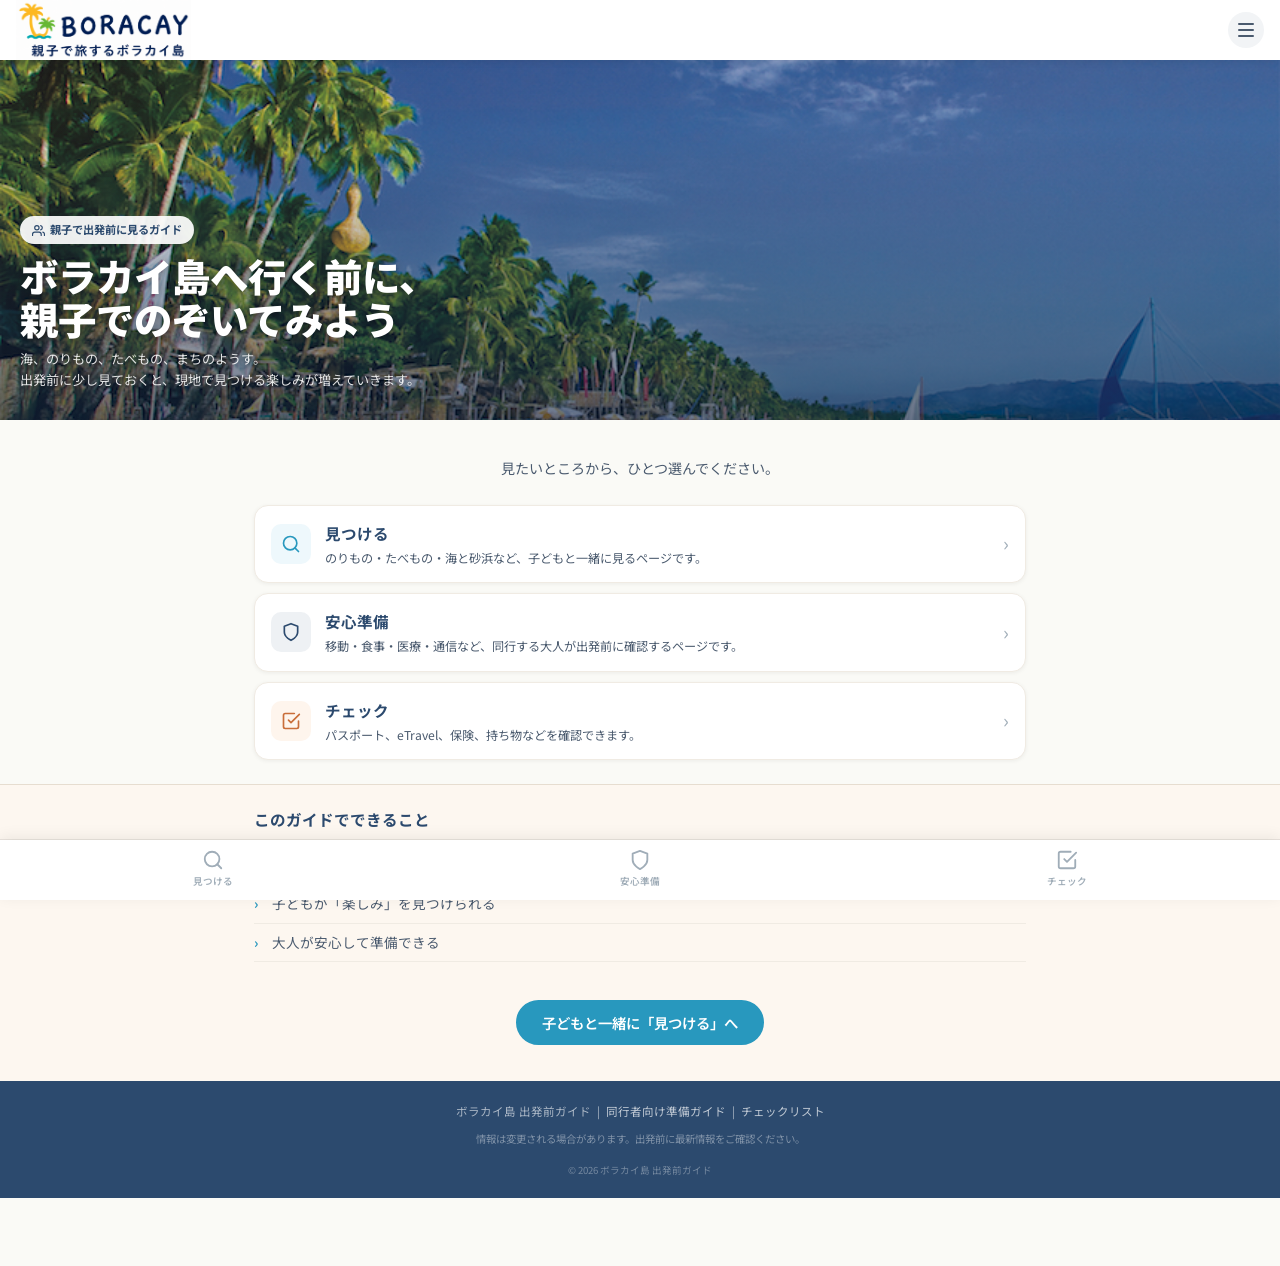
<file: renkei/index.html>
<!DOCTYPE html>
<html lang="ja">
<head>
  <meta charset="UTF-8">
  <meta name="viewport" content="width=device-width, initial-scale=1.0">
  <title>ボラカイ島で、なに見つける？｜親子で出発前ガイド</title>
  <meta name="description" content="小学生親子のためのボラカイ島出発前ガイド。移動・食事・海・過ごし方・安心のことをまとめました。">
  <link rel="preconnect" href="https://fonts.googleapis.com">
  <link rel="preconnect" href="https://fonts.gstatic.com" crossorigin>
  <link href="https://fonts.googleapis.com/css2?family=Noto+Sans+JP:wght@400;500;700;900&display=swap" rel="stylesheet">
  <link rel="stylesheet" href="assets/css/style.css?v=20260616">
</head>
<body class="has-bottom-nav">

<!-- アプリヘッダー -->
<header class="app-header" id="appHeader">
  <a href="index.html" class="app-header-logo">
    <img src="assets/img/logo-boracay.png" alt="親子で旅するボラカイ島 BORACAY" class="header-logo-img">
  </a>
  <button class="app-header-menu" id="navToggle" aria-label="メニューを開く">
    <span></span><span></span><span></span>
  </button>
</header>
<nav class="site-nav" id="siteNav">
  <ul>
    <li><a href="index.html">ホーム</a></li>
    <li><a href="family-guide.html#discover">見つける</a></li>
    <li><a href="parent-guide.html">安心準備</a></li>
    <li><a href="checklist.html">チェック</a></li>
  </ul>
</nav>

<!-- ヒーロー -->
<section class="index-hero">
  <img src="assets/img/white-beach.jpg" class="index-hero-img" alt="ボラカイ島 ホワイトビーチ" loading="eager" onerror="this.style.display='none'">
  <div class="index-hero-overlay"></div>
  <div class="index-hero-content">
    <span class="index-hero-badge">
      <svg width="13" height="13" viewBox="0 0 24 24" fill="none" stroke="currentColor" stroke-width="2.2" stroke-linecap="round" stroke-linejoin="round" aria-hidden="true"><path d="M17 21v-2a4 4 0 00-4-4H5a4 4 0 00-4 4v2"/><circle cx="9" cy="7" r="4"/><path d="M23 21v-2a4 4 0 00-3-3.87M16 3.13a4 4 0 010 7.75"/></svg>
      親子で出発前に見るガイド
    </span>
    <h1 class="index-hero-title">ボラカイ島へ行く前に、<br>親子でのぞいてみよう</h1>
    <p class="index-hero-sub">海、のりもの、たべもの、まちのようす。<br>出発前に少し見ておくと、現地で見つける楽しみが増えていきます。</p>
  </div>
</section>

<!-- 主要導線 -->
<section class="index-nav-section">
  <div class="container">
    <p class="index-nav-lead">見たいところから、ひとつ選んでください。</p>
    <div class="index-nav-grid">

      <a href="family-guide.html#discover" class="index-nav-card index-nav-card--discover">
        <div class="index-nav-card-icon">
          <svg width="20" height="20" viewBox="0 0 24 24" fill="none" stroke="currentColor" stroke-width="2" stroke-linecap="round" stroke-linejoin="round" aria-hidden="true"><circle cx="11" cy="11" r="8"/><path d="M21 21l-4.35-4.35"/></svg>
        </div>
        <div class="index-nav-card-body">
          <div class="index-nav-card-title">見つける</div>
          <div class="index-nav-card-desc">のりもの・たべもの・海と砂浜など、子どもと一緒に見るページです。</div>
        </div>
        <span class="index-nav-card-arrow">›</span>
      </a>

      <a href="parent-guide.html" class="index-nav-card index-nav-card--prep">
        <div class="index-nav-card-icon">
          <svg width="20" height="20" viewBox="0 0 24 24" fill="none" stroke="currentColor" stroke-width="2" stroke-linecap="round" stroke-linejoin="round" aria-hidden="true"><path d="M12 22s8-4 8-10V5l-8-3-8 3v7c0 6 8 10 8 10z"/></svg>
        </div>
        <div class="index-nav-card-body">
          <div class="index-nav-card-title">安心準備</div>
          <div class="index-nav-card-desc">移動・食事・医療・通信など、同行する大人が出発前に確認するページです。</div>
        </div>
        <span class="index-nav-card-arrow">›</span>
      </a>

      <a href="checklist.html" class="index-nav-card index-nav-card--check">
        <div class="index-nav-card-icon">
          <svg width="20" height="20" viewBox="0 0 24 24" fill="none" stroke="currentColor" stroke-width="2" stroke-linecap="round" stroke-linejoin="round" aria-hidden="true"><path d="M9 11l3 3L22 4"/><path d="M21 12v7a2 2 0 01-2 2H5a2 2 0 01-2-2V5a2 2 0 012-2h11"/></svg>
        </div>
        <div class="index-nav-card-body">
          <div class="index-nav-card-title">チェック</div>
          <div class="index-nav-card-desc">パスポート、eTravel、保険、持ち物などを確認できます。</div>
        </div>
        <span class="index-nav-card-arrow">›</span>
      </a>

    </div>
  </div>
</section>

<!-- このガイドについて -->
<section class="index-about-section">
  <div class="container">
    <h2 class="index-about-title">このガイドでできること</h2>
    <ul class="index-about-list">
      <li>出発前に、島のことを親子で話せる</li>
      <li>子どもが「楽しみ」を見つけられる</li>
      <li>大人が安心して準備できる</li>
    </ul>
    <div class="index-about-cta">
      <a href="family-guide.html#discover" class="btn btn-primary">子どもと一緒に「見つける」へ</a>
    </div>
  </div>
</section>

<!-- フッター (コンパクト) -->
<footer style="background:var(--navy);padding:20px 16px;text-align:center;">
  <p style="color:rgba(255,255,255,0.6);font-size:0.72rem;margin:0;">ボラカイ島 出発前ガイド &nbsp;|&nbsp; <a href="parent-guide.html" style="color:rgba(255,255,255,0.7);">同行者向け準備ガイド</a> &nbsp;|&nbsp; <a href="checklist.html" style="color:rgba(255,255,255,0.7);">チェックリスト</a></p>
  <p style="color:rgba(255,255,255,0.4);font-size:0.65rem;margin-top:8px;">情報は変更される場合があります。出発前に最新情報をご確認ください。</p>
  <p style="color:rgba(255,255,255,0.35);font-size:0.6rem;margin-top:6px;">&copy; 2026 ボラカイ島 出発前ガイド</p>
</footer>

<!-- ボトムナビ -->
<nav class="bottom-nav" aria-label="メインナビゲーション">
  <a href="family-guide.html#discover" class="bottom-nav-item">
    <svg viewBox="0 0 24 24" fill="none" stroke="currentColor" stroke-width="2" stroke-linecap="round" stroke-linejoin="round" aria-hidden="true"><circle cx="11" cy="11" r="8"/><path d="M21 21l-4.35-4.35"/></svg>
    見つける
  </a>
  <a href="parent-guide.html" class="bottom-nav-item">
    <svg viewBox="0 0 24 24" fill="none" stroke="currentColor" stroke-width="2" stroke-linecap="round" stroke-linejoin="round" aria-hidden="true"><path d="M12 22s8-4 8-10V5l-8-3-8 3v7c0 6 8 10 8 10z"/></svg>
    安心準備
  </a>
  <a href="checklist.html" class="bottom-nav-item">
    <svg viewBox="0 0 24 24" fill="none" stroke="currentColor" stroke-width="2" stroke-linecap="round" stroke-linejoin="round" aria-hidden="true"><path d="M9 11l3 3L22 4"/><path d="M21 12v7a2 2 0 01-2 2H5a2 2 0 01-2-2V5a2 2 0 012-2h11"/></svg>
    チェック
  </a>
</nav>

<button class="back-to-top" id="backToTop" aria-label="ページの先頭へ戻る">↑</button>
<script src="assets/js/main.js"></script>
</body>
</html>
</file>
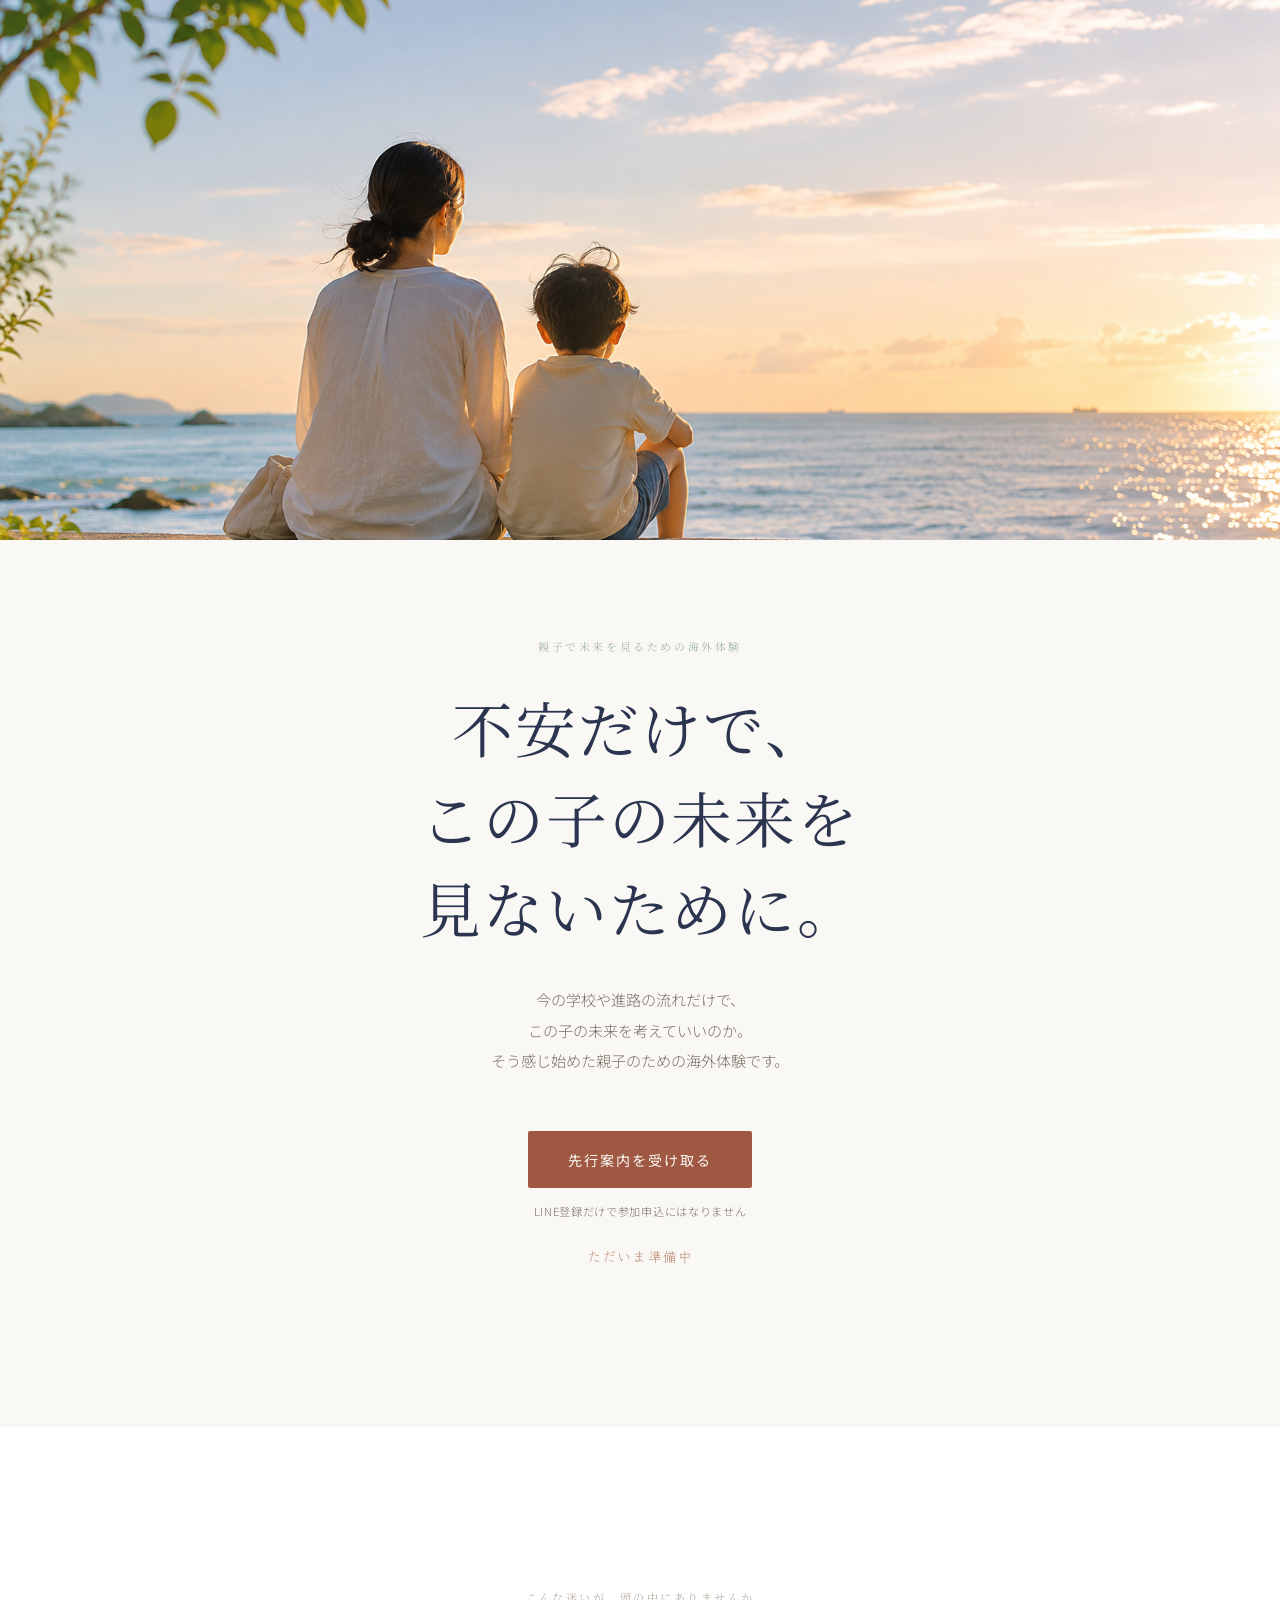
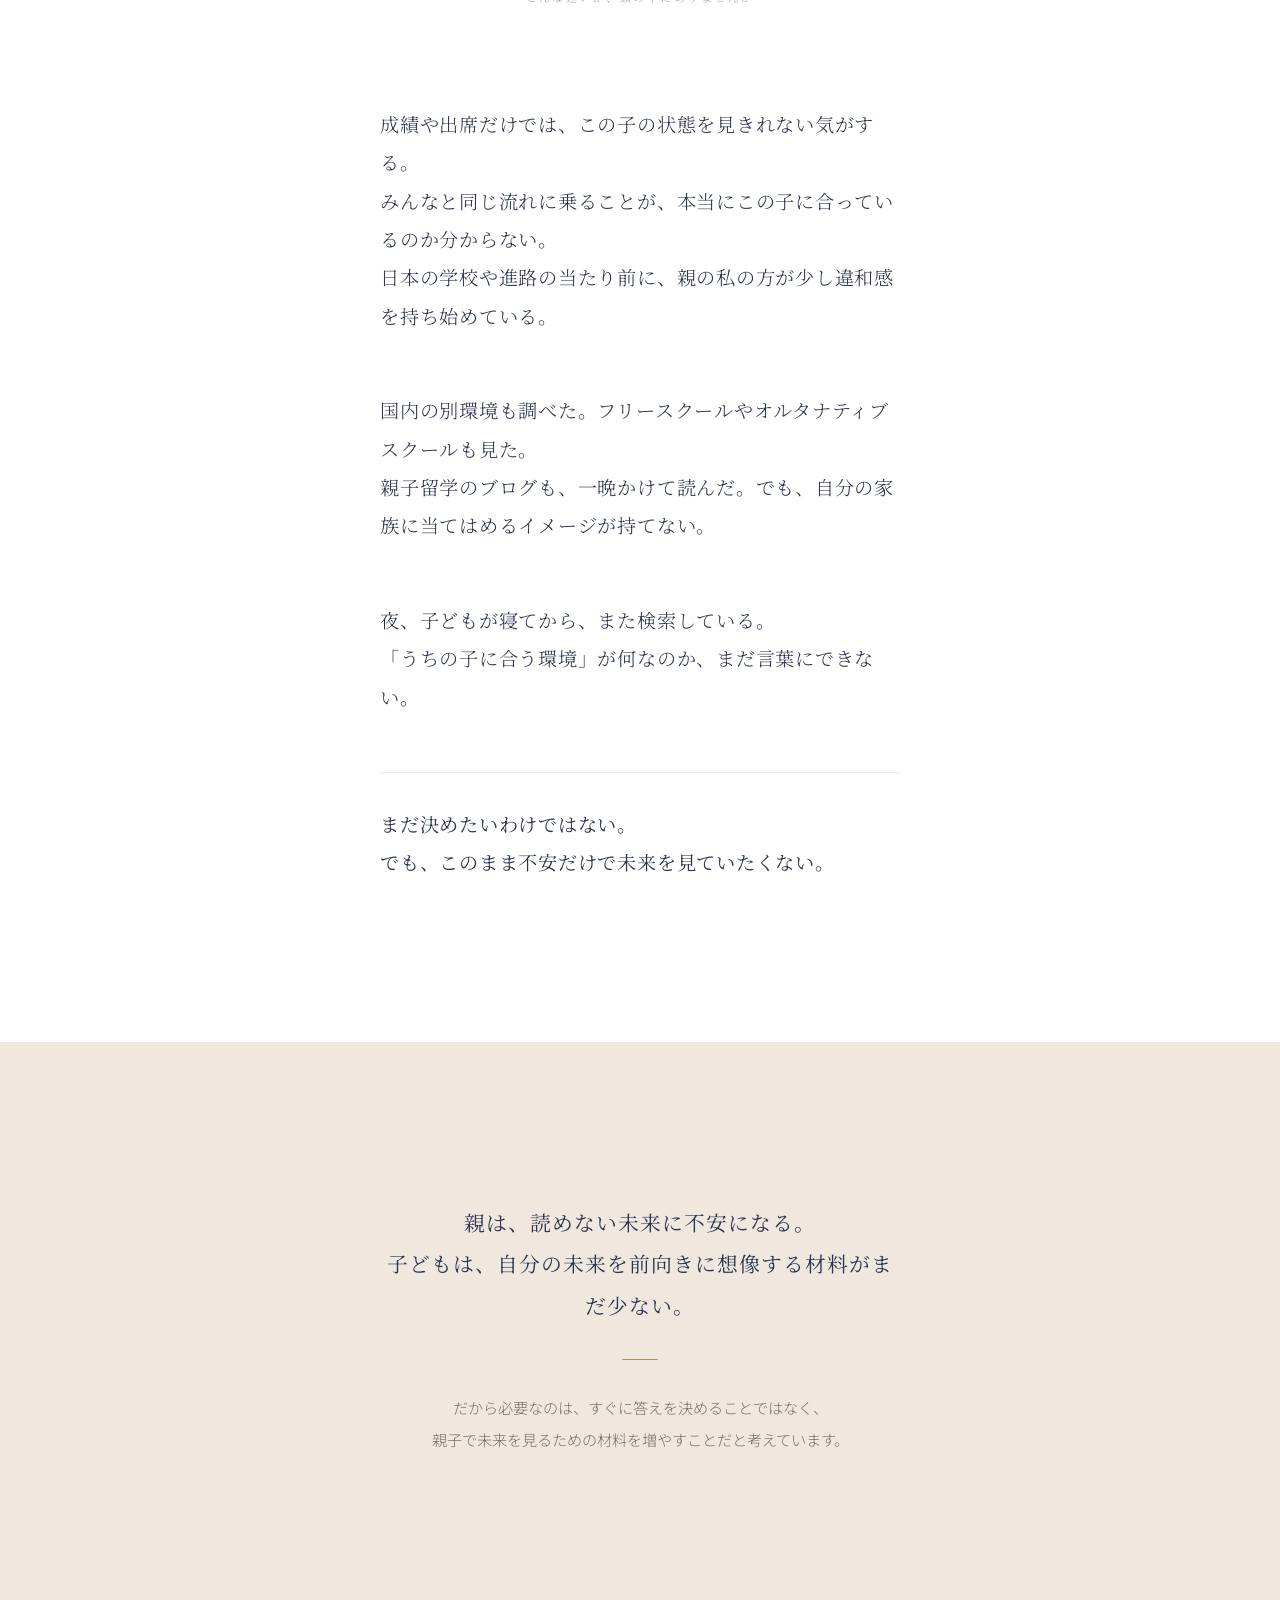
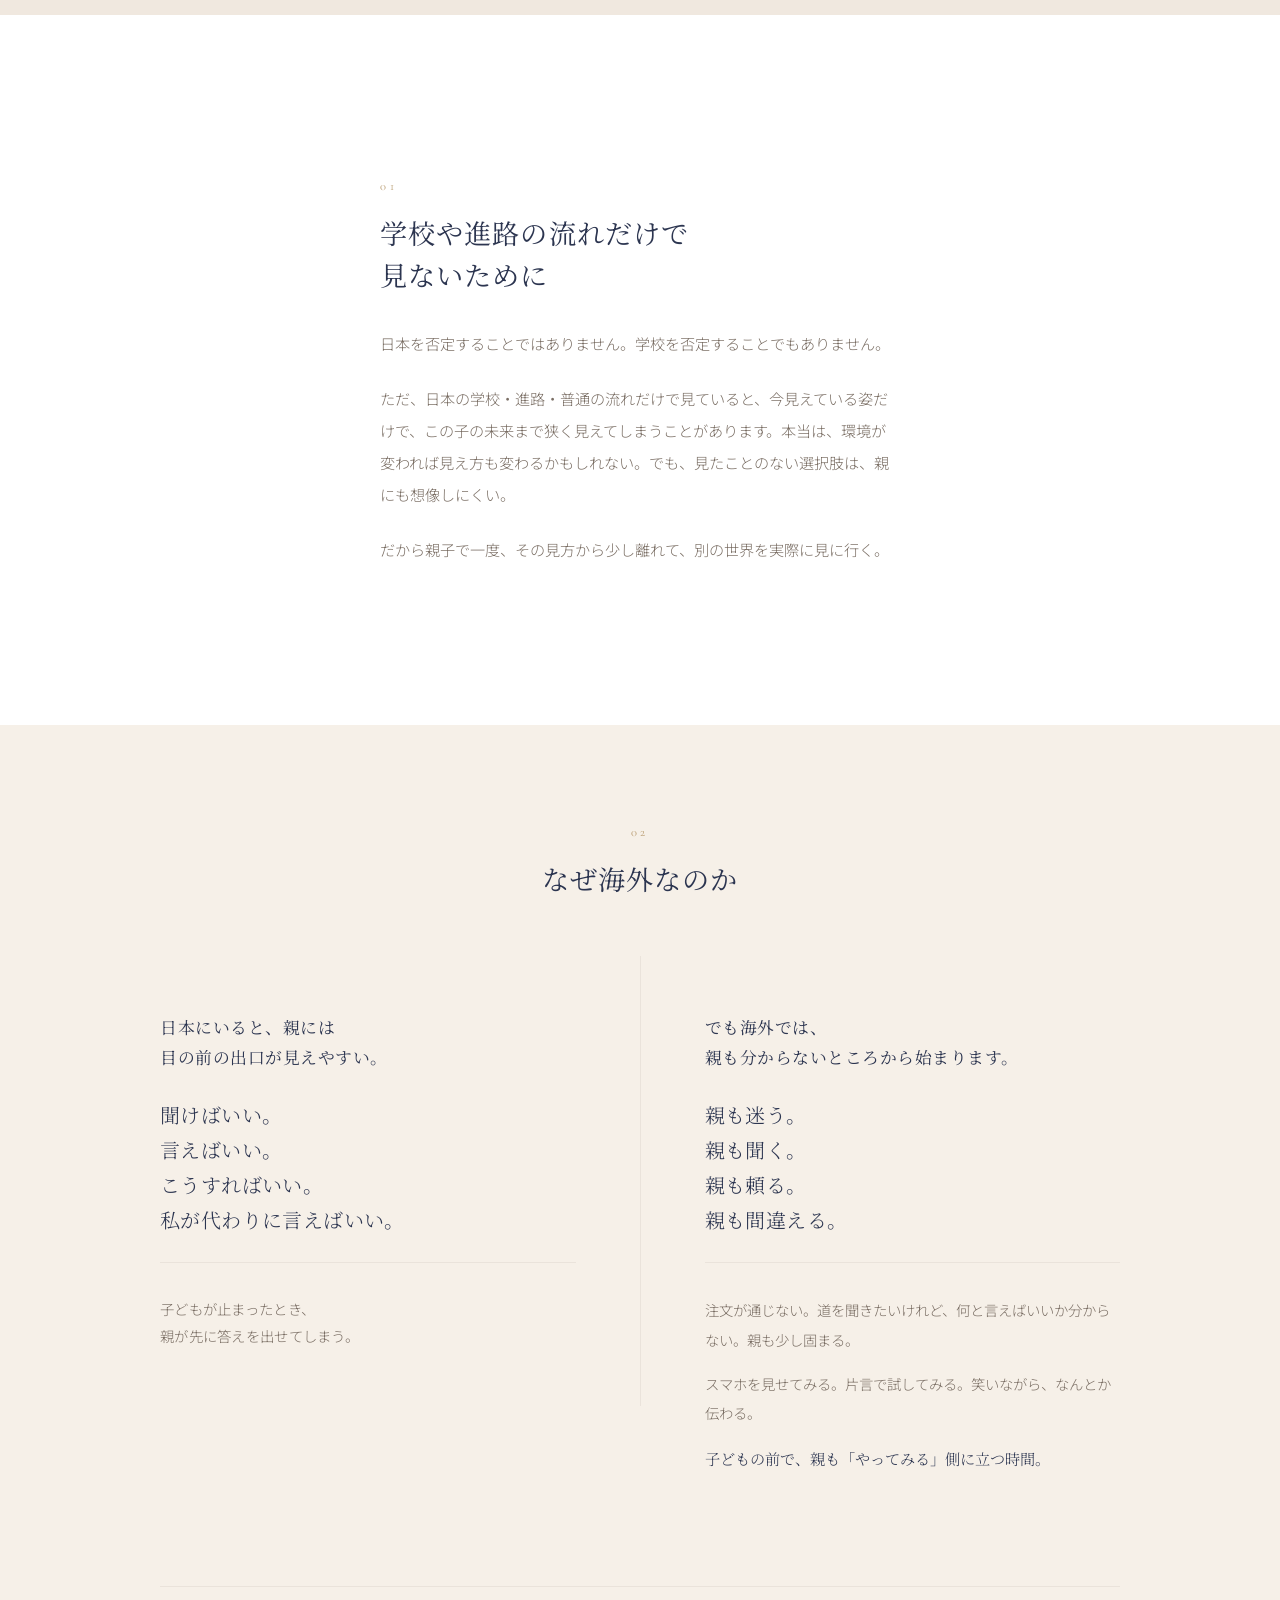
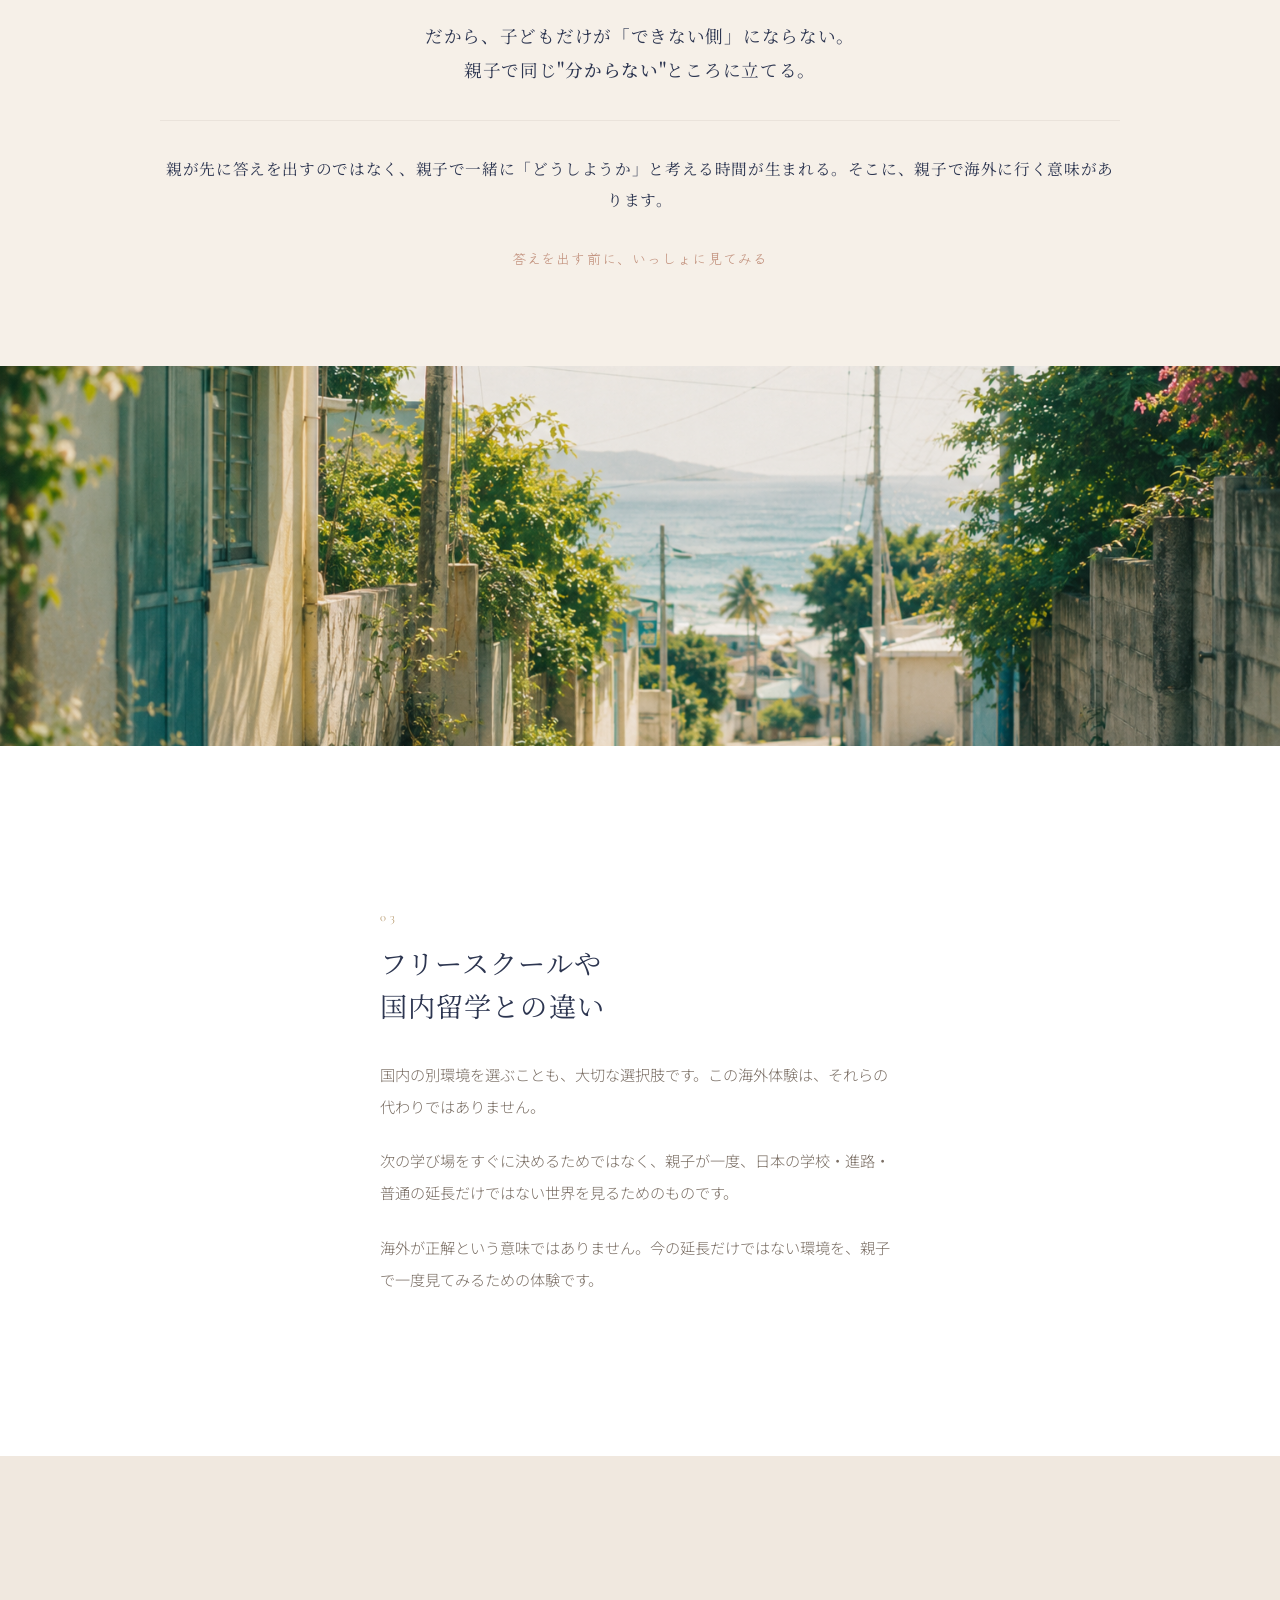
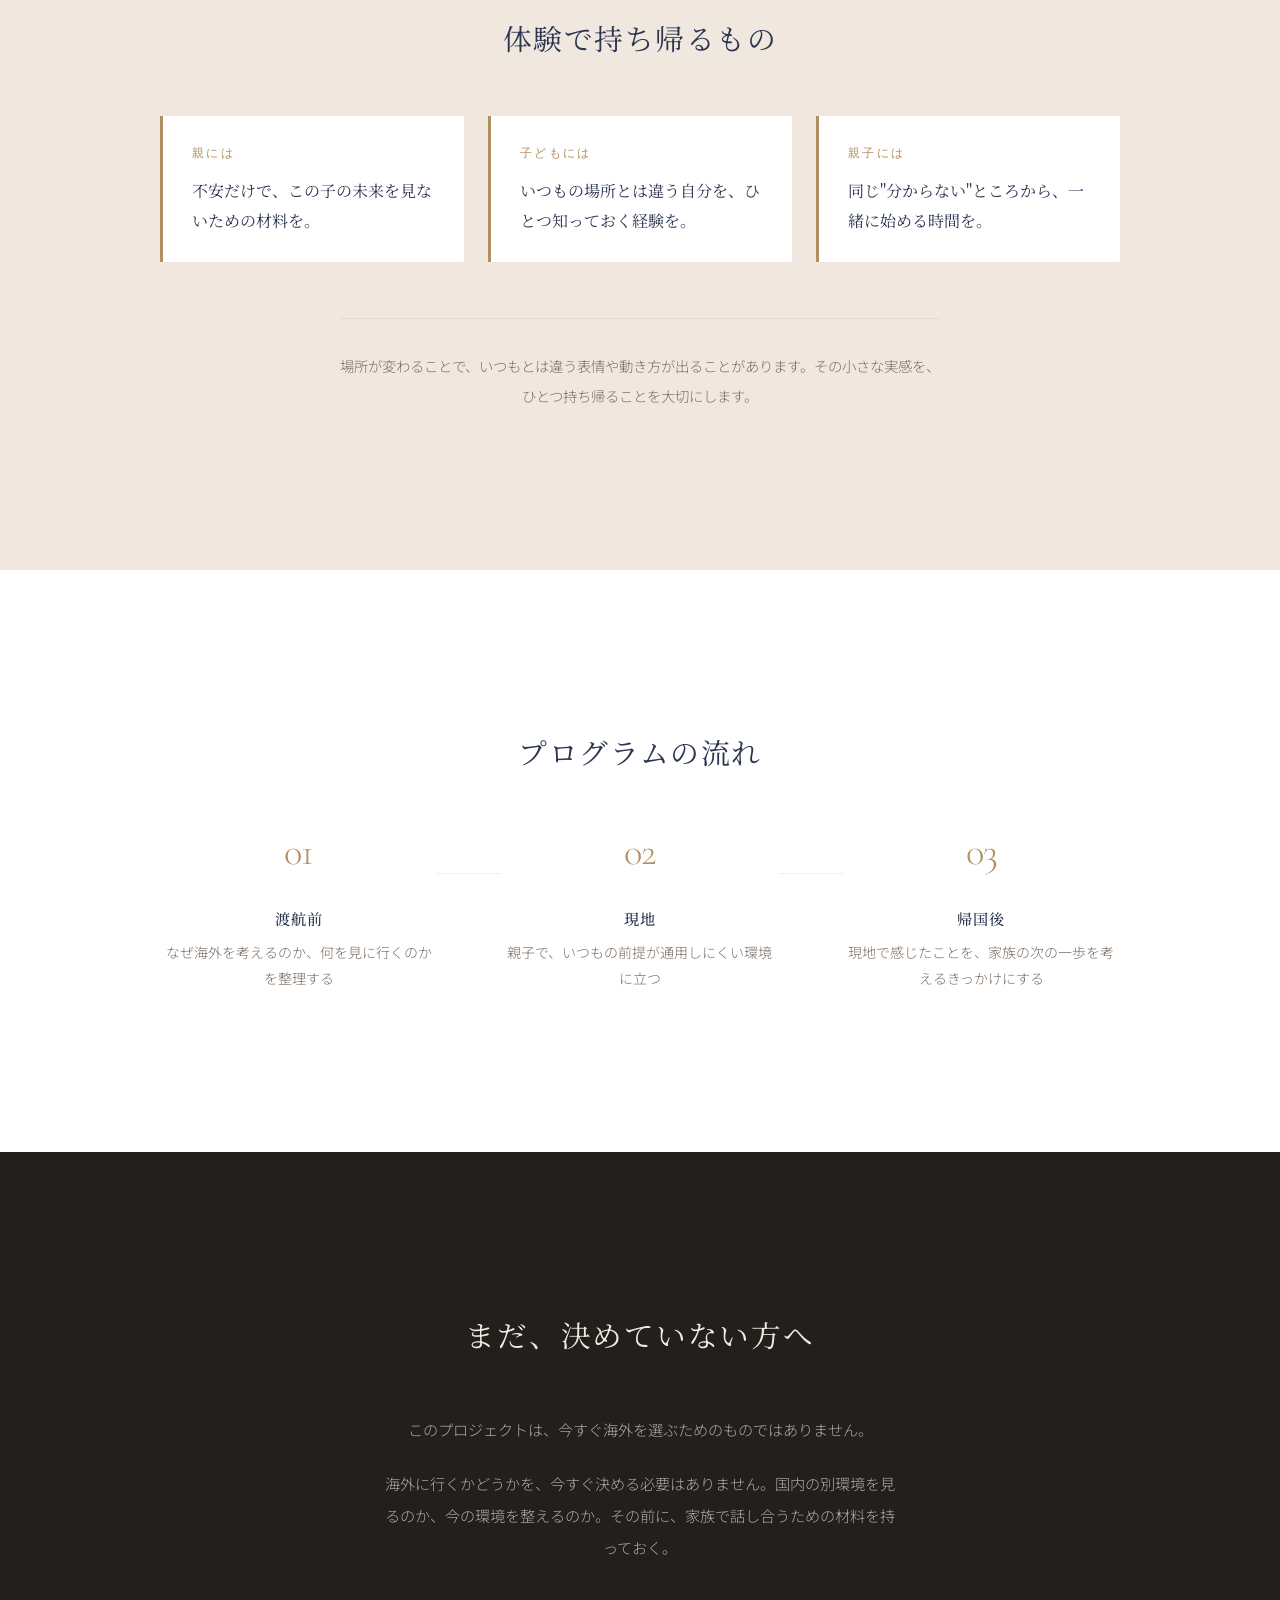
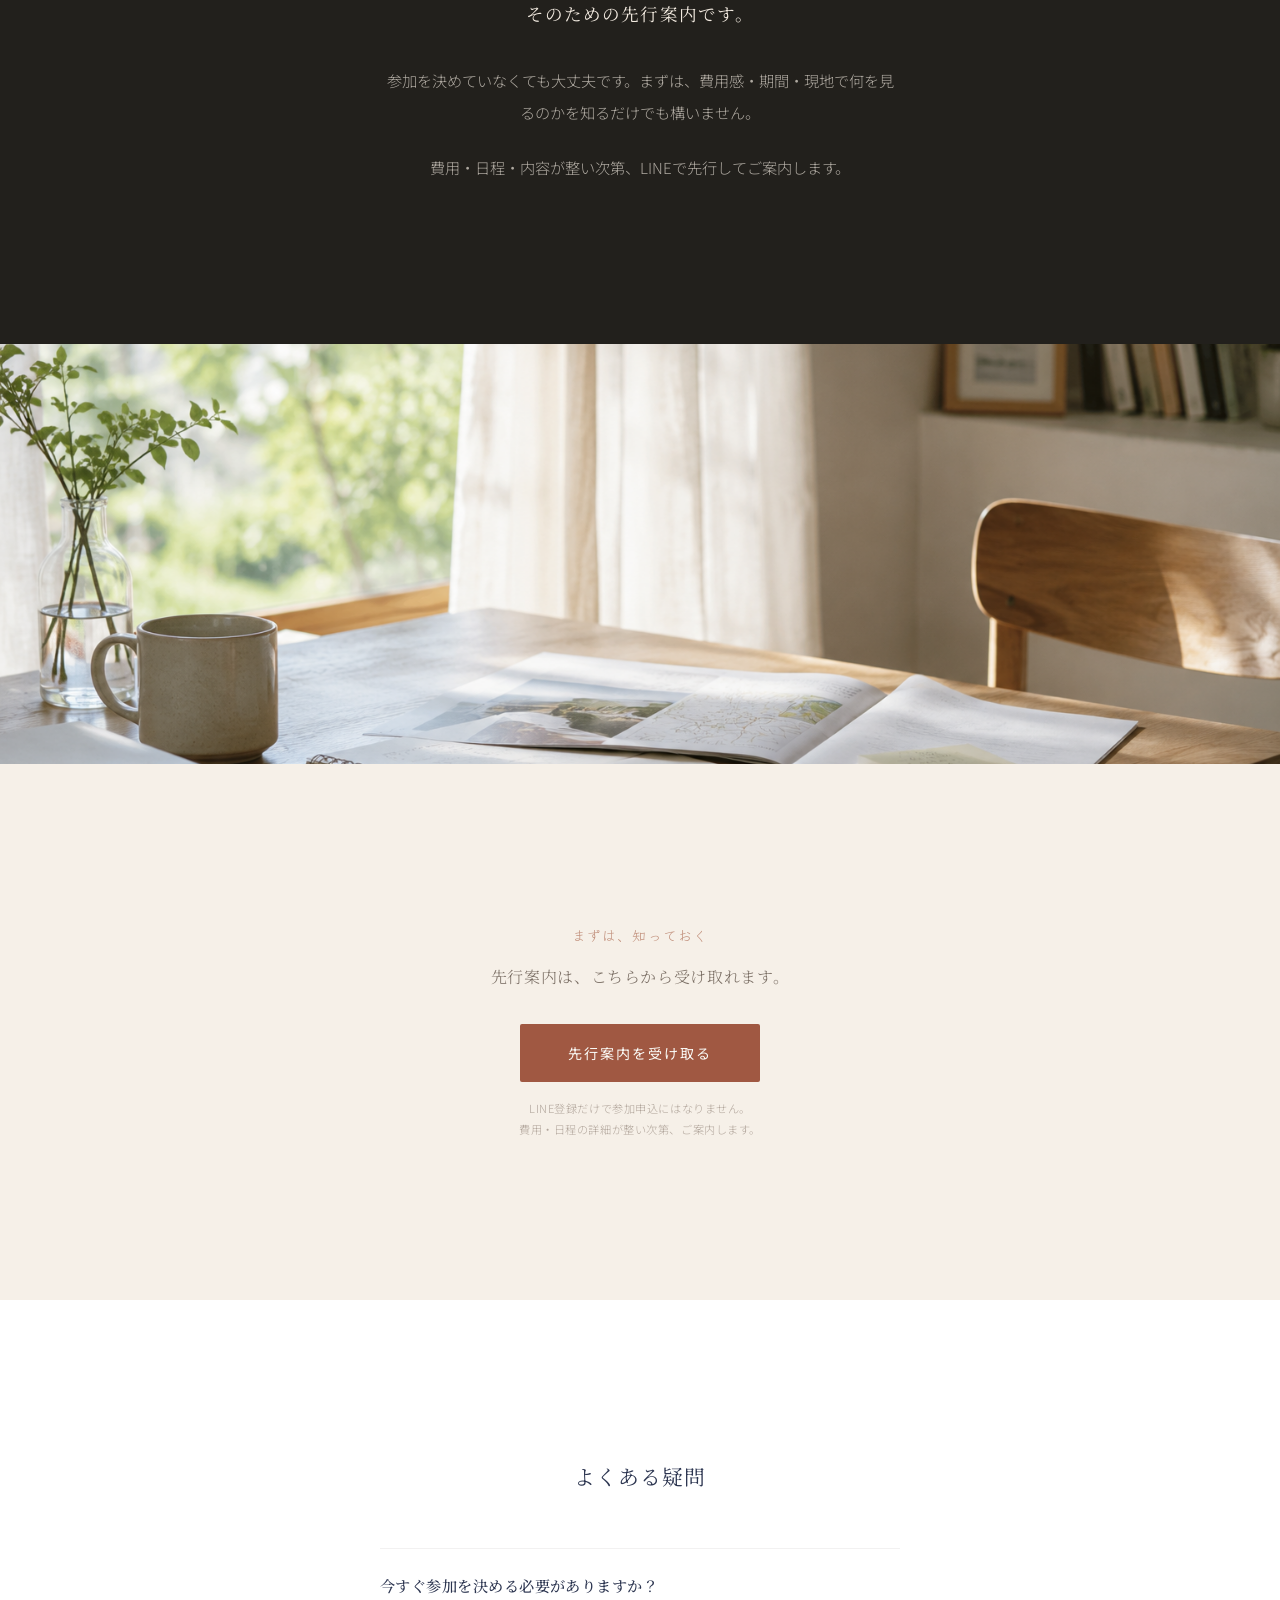
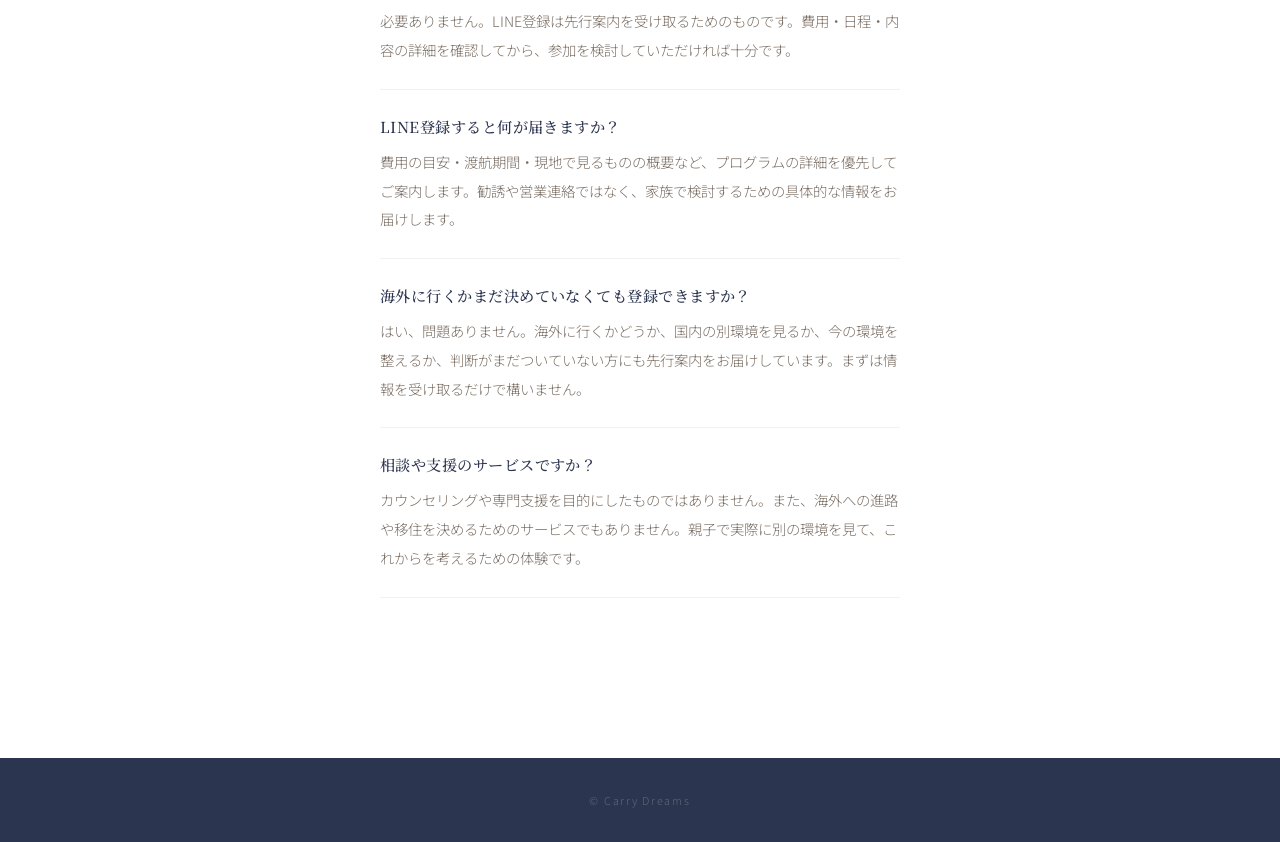
<file: v3/index.html>
<!DOCTYPE html>
<html lang="ja">
<head>
  <meta charset="UTF-8">
  <meta name="viewport" content="width=device-width, initial-scale=1.0">
  <title>親子で未来を見るための海外体験</title>
  <link rel="preconnect" href="https://fonts.googleapis.com">
  <link rel="preconnect" href="https://fonts.gstatic.com" crossorigin>
  <link href="https://fonts.googleapis.com/css2?family=Cormorant+Garamond:wght@300;400&family=Klee+One&family=Noto+Serif+JP:wght@300;400;500&family=Noto+Sans+JP:wght@300;400;500&display=swap" rel="stylesheet">
  <link rel="stylesheet" href="style.css">
</head>
<body>

  <!-- ===================================================
    1. HERO
  =================================================== -->
  <section class="hero">
    <div class="hero__photo">
      <!--
        【写真①: ファーストビュー】
        差し替え: 親子の後ろ姿・海・空・道・窓辺など少し先を見るような写真
        避ける: スーツケース・観光地・満面の笑顔・南国リゾート
        ↓ src="..." を実際の画像パスに変更してください
      -->
      <!--
        【写真①差し替え手順】
        src= の URL を実際の写真ファイルパスまたは Unsplash URL に変更してください。
        推奨検索ワード: "mother child back view sea" / "parent child looking ocean" / "parent child walking path"
        Unsplash: https://unsplash.com/s/photos/mother-child-back-view-ocean
      -->
      <!--
        【写真①: ファーストビュー】
        ◆ 理想: 親子の後ろ姿・海・空・道・窓辺
        ◆ Unsplash検索: https://unsplash.com/s/photos/mother-child-back-view-ocean
        ◆ 試せる代替ID: id/1048 / id/1003 / id/29 / id/15
        ◆ 差し替え: src の URL を変えるだけでOK
      -->
      <img
        src="images/hero-parent-child-sea.png"
        alt="海を見つめる親子の後ろ姿"
        loading="eager"
        style="object-position: center 45%;"
      >
    </div>

    <div class="hero__body">
      <div class="hero__body-inner">
        <p class="hero__label">親子で未来を見るための海外体験</p>
        <h1 class="hero__h">
          不安だけで、<br>
          この子の未来を<br>
          見ないために。
        </h1>
        <p class="hero__sub">
          今の学校や進路の流れだけで、<br>
          この子の未来を考えていいのか。<br>
          そう感じ始めた親子のための海外体験です。
        </p>
        <div class="hero__cta">
          <a href="#" class="btn btn--ink">先行案内を受け取る</a>
          <p class="note-sm">LINE登録だけで参加申込にはなりません</p>
        </div>
        <p class="hw hw--hero">ただいま準備中</p>
      </div>
    </div>
  </section>


  <!-- ===================================================
    2. 読者の迷いに寄り添う導入
  =================================================== -->
  <section class="sec sec--wht" id="voice">
    <div class="wrap wrap--sm">
      <p class="eyebrow">こんな迷いが、頭の中にありませんか</p>
      <div class="voice">
        <div class="voice__verse">
          <p>成績や出席だけでは、この子の状態を見きれない気がする。<br>みんなと同じ流れに乗ることが、本当にこの子に合っているのか分からない。<br>日本の学校や進路の当たり前に、親の私の方が少し違和感を持ち始めている。</p>
        </div>
        <div class="voice__verse">
          <p>国内の別環境も調べた。フリースクールやオルタナティブスクールも見た。<br>親子留学のブログも、一晩かけて読んだ。でも、自分の家族に当てはめるイメージが持てない。</p>
        </div>
        <div class="voice__verse">
          <p>夜、子どもが寝てから、また検索している。<br>「うちの子に合う環境」が何なのか、まだ言葉にできない。</p>
        </div>
        <div class="voice__verse voice__verse--close">
          <p>まだ決めたいわけではない。<br>でも、このまま不安だけで未来を見ていたくない。</p>
        </div>
      </div>
    </div>
  </section>


  <!-- ===================================================
    3. 中核コピー
  =================================================== -->
  <section class="sec sec--linen" id="core">
    <div class="wrap wrap--sm">
      <div class="core">
        <p class="core__main">
          親は、読めない未来に不安になる。<br>
          子どもは、自分の未来を前向きに想像する材料がまだ少ない。
        </p>
        <span class="core__rule" aria-hidden="true"></span>
        <p class="core__sub">
          だから必要なのは、すぐに答えを決めることではなく、<br>
          親子で未来を見るための材料を増やすことだと考えています。
        </p>
      </div>
    </div>
  </section>


  <!-- ===================================================
    4. 日本の判断軸・評価軸から外れるとは
  =================================================== -->
  <section class="sec sec--wht" id="axis">
    <div class="wrap wrap--sm">
      <div class="ch">
        <span class="ch__num">01</span>
        <h2 class="ch__title">学校や進路の流れだけで<br>見ないために</h2>
        <div class="prose">
          <p>日本を否定することではありません。学校を否定することでもありません。</p>
          <p>ただ、日本の学校・進路・普通の流れだけで見ていると、今見えている姿だけで、この子の未来まで狭く見えてしまうことがあります。本当は、環境が変われば見え方も変わるかもしれない。でも、見たことのない選択肢は、親にも想像しにくい。</p>
          <p>だから親子で一度、その見方から少し離れて、別の世界を実際に見に行く。</p>
        </div>
      </div>
    </div>
  </section>


  <!-- ===================================================
    5. なぜ海外なのか
  =================================================== -->
  <section class="sec sec--paper" id="why">
    <div class="wrap">
      <div class="ch ch--cnt">
        <span class="ch__num">02</span>
        <h2 class="ch__title">なぜ海外なのか</h2>
      </div>
      <div class="why">
        <div class="why__col why__col--jp">
          <p class="why__lead">日本にいると、親には<br>目の前の出口が見えやすい。</p>
          <ul class="why__frags">
            <li>聞けばいい。</li>
            <li>言えばいい。</li>
            <li>こうすればいい。</li>
            <li>私が代わりに言えばいい。</li>
          </ul>
          <p class="why__note">子どもが止まったとき、<br>親が先に答えを出せてしまう。</p>
        </div>
        <span class="why__sep" aria-hidden="true"></span>
        <div class="why__col why__col--os">
          <p class="why__lead">でも海外では、<br>親も分からないところから始まります。</p>
          <ul class="why__frags">
            <li>親も迷う。</li>
            <li>親も聞く。</li>
            <li>親も頼る。</li>
            <li>親も間違える。</li>
          </ul>
          <div class="why__scene">
            <p>注文が通じない。道を聞きたいけれど、何と言えばいいか分からない。親も少し固まる。</p>
            <p>スマホを見せてみる。片言で試してみる。笑いながら、なんとか伝わる。</p>
            <p>子どもの前で、親も「やってみる」側に立つ時間。</p>
          </div>
        </div>
      </div>
      <p class="why__close">
        だから、子どもだけが「できない側」にならない。<br>
        親子で同じ<em>"分からない"</em>ところに立てる。
      </p>
      <p class="why__add">親が先に答えを出すのではなく、親子で一緒に「どうしようか」と考える時間が生まれる。そこに、親子で海外に行く意味があります。</p>
      <p class="hw hw--why">答えを出す前に、いっしょに見てみる</p>
    </div>
  </section>


  <!-- 写真②: 「親も分からない側に立つ時間」付近 -->
  <div class="pband">
    <!--
      【写真②: なぜ海外なのか・付近】
      差し替え: 知らない場所に立つ感じの写真。静かな街角・道・カフェ・光のある通りなど
      避ける: 観光地・南国リゾート・満面の笑顔
      ↓ src="..." を実際の画像パスに変更してください
    -->
    <!--
      【写真②差し替え手順】
      推奨検索ワード: "parent child walking quiet street" / "mother child seaside path morning" / "quiet local road sunlight"
      Unsplash: https://unsplash.com/s/photos/parent-child-walking-path
    -->
    <!--
      【写真②: 中盤 — 親も分からない側に立つ時間】
      ◆ 理想: 静かな道・海沿いの路地・親子が歩く後ろ姿
      ◆ Unsplash検索: https://unsplash.com/s/photos/quiet-street-morning-sunlight
      ◆ 試せる代替ID: id/1060 / id/42 / id/116 / id/64
      ◆ 差し替え: src の URL を変えるだけでOK
    -->
    <img
      src="images/middle-quiet-road-to-sea.png"
      alt="海へ続く静かな道"
      loading="lazy"
      style="object-position: center 50%;"
    >
  </div>


  <!-- ===================================================
    6. フリースクールや国内留学との違い
  =================================================== -->
  <section class="sec sec--wht" id="diff">
    <div class="wrap wrap--sm">
      <div class="ch">
        <span class="ch__num">03</span>
        <h2 class="ch__title">フリースクールや<br>国内留学との違い</h2>
        <div class="prose">
          <p>国内の別環境を選ぶことも、大切な選択肢です。この海外体験は、それらの代わりではありません。</p>
          <p>次の学び場をすぐに決めるためではなく、親子が一度、日本の学校・進路・普通の延長だけではない世界を見るためのものです。</p>
          <p>海外が正解という意味ではありません。今の延長だけではない環境を、親子で一度見てみるための体験です。</p>
        </div>
      </div>
    </div>
  </section>


  <!-- ===================================================
    7. 体験で持ち帰るもの
  =================================================== -->
  <section class="sec sec--linen" id="take">
    <div class="wrap">
      <header class="sechd">
        <h2 class="sechd__title">体験で持ち帰るもの</h2>
      </header>
      <div class="take">
        <div class="take__card">
          <span class="take__who">親には</span>
          <p>不安だけで、この子の未来を見ないための材料を。</p>
        </div>
        <div class="take__card">
          <span class="take__who">子どもには</span>
          <p>いつもの場所とは違う自分を、ひとつ知っておく経験を。</p>
        </div>
        <div class="take__card">
          <span class="take__who">親子には</span>
          <p>同じ"分からない"ところから、一緒に始める時間を。</p>
        </div>
      </div>
      <p class="take__note">場所が変わることで、いつもとは違う表情や動き方が出ることがあります。その小さな実感を、ひとつ持ち帰ることを大切にします。</p>
    </div>
  </section>


  <!-- ===================================================
    8. プログラムの流れ
  =================================================== -->
  <section class="sec sec--wht" id="flow">
    <div class="wrap">
      <header class="sechd">
        <h2 class="sechd__title">プログラムの流れ</h2>
      </header>
      <div class="flow">
        <div class="flow__step">
          <span class="flow__n">01</span>
          <div class="flow__body">
            <h3 class="flow__title">渡航前</h3>
            <p class="flow__desc">なぜ海外を考えるのか、何を見に行くのかを整理する</p>
          </div>
        </div>
        <span class="flow__line" aria-hidden="true"></span>
        <div class="flow__step">
          <span class="flow__n">02</span>
          <div class="flow__body">
            <h3 class="flow__title">現地</h3>
            <p class="flow__desc">親子で、いつもの前提が通用しにくい環境に立つ</p>
          </div>
        </div>
        <span class="flow__line" aria-hidden="true"></span>
        <div class="flow__step">
          <span class="flow__n">03</span>
          <div class="flow__body">
            <h3 class="flow__title">帰国後</h3>
            <p class="flow__desc">現地で感じたことを、家族の次の一歩を考えるきっかけにする</p>
          </div>
        </div>
      </div>
    </div>
  </section>


  <!-- ===================================================
    9. まだ決めていない方へ
  =================================================== -->
  <section class="sec sec--ink" id="undecided">
    <div class="wrap wrap--sm">
      <h2 class="undecided__title">まだ、決めていない方へ</h2>
      <div class="undecided__prose">
        <p>このプロジェクトは、今すぐ海外を選ぶためのものではありません。</p>
        <p>海外に行くかどうかを、今すぐ決める必要はありません。国内の別環境を見るのか、今の環境を整えるのか。その前に、家族で話し合うための材料を持っておく。</p>
        <p class="undecided__bridge">そのための先行案内です。</p>
        <p>参加を決めていなくても大丈夫です。まずは、費用感・期間・現地で何を見るのかを知るだけでも構いません。</p>
        <p>費用・日程・内容が整い次第、LINEで先行してご案内します。</p>
      </div>
    </div>
  </section>


  <!-- 写真③: CTA前 -->
  <div class="img-cta-pre">
    <!--
      【写真③: CTA前】
      差し替え: 家族で考える・少し先を見る・余白のある印象の写真
      避ける: スーツケース・観光地・南国リゾート・満面の笑顔
      ↓ src="..." を実際の画像パスに変更してください
    -->
    <!--
      【写真③差し替え手順】
      推奨検索ワード: "notebook window morning sunlight" / "mother child table planning" / "family window light reading"
      Unsplash: https://unsplash.com/s/photos/notebook-window-sunlight-mother
    -->
    <!--
      【写真③: CTA前 — 家族で考える余白】
      ◆ 理想: 明るい窓辺・ノートとテーブル・光のある室内・親子の後ろ姿
      ◆ Unsplash検索: https://unsplash.com/s/photos/notebook-window-sunlight-family
      ◆ 試せる代替ID: id/169 / id/160 / id/20 / id/116
      ◆ 差し替え: src の URL を変えるだけでOK
    -->
    <img
      src="images/cta-window-table-notes.png"
      alt="窓辺の明るいテーブルとノート"
      loading="lazy"
      style="object-position: center 55%;"
    >
  </div>


  <!-- ===================================================
    10. CTA
  =================================================== -->
  <section class="sec sec--paper" id="cta">
    <div class="wrap wrap--sm cta-block">
      <p class="hw hw--cta">まずは、知っておく</p>
      <p class="cta-block__lead">先行案内は、こちらから受け取れます。</p>
      <a href="#" class="btn btn--ink btn--wide">先行案内を受け取る</a>
      <p class="cta-block__note">LINE登録だけで参加申込にはなりません。<br>費用・日程の詳細が整い次第、ご案内します。</p>
    </div>
  </section>


  <!-- ===================================================
    11. FAQ
  =================================================== -->
  <section class="sec sec--wht" id="faq">
    <div class="wrap wrap--sm">
      <header class="sechd">
        <h2 class="sechd__title sechd__title--sm">よくある疑問</h2>
      </header>
      <dl class="faq">
        <div class="faq__item">
          <dt>今すぐ参加を決める必要がありますか？</dt>
          <dd>必要ありません。LINE登録は先行案内を受け取るためのものです。費用・日程・内容の詳細を確認してから、参加を検討していただければ十分です。</dd>
        </div>
        <div class="faq__item">
          <dt>LINE登録すると何が届きますか？</dt>
          <dd>費用の目安・渡航期間・現地で見るものの概要など、プログラムの詳細を優先してご案内します。勧誘や営業連絡ではなく、家族で検討するための具体的な情報をお届けします。</dd>
        </div>
        <div class="faq__item">
          <dt>海外に行くかまだ決めていなくても登録できますか？</dt>
          <dd>はい、問題ありません。海外に行くかどうか、国内の別環境を見るか、今の環境を整えるか、判断がまだついていない方にも先行案内をお届けしています。まずは情報を受け取るだけで構いません。</dd>
        </div>
        <div class="faq__item">
          <dt>相談や支援のサービスですか？</dt>
          <dd>カウンセリングや専門支援を目的にしたものではありません。また、海外への進路や移住を決めるためのサービスでもありません。親子で実際に別の環境を見て、これからを考えるための体験です。</dd>
        </div>
      </dl>
    </div>
  </section>


  <footer class="footer">
    <p>&copy; Carry Dreams</p>
  </footer>

  <script src="main.js"></script>
</body>
</html>
</file>
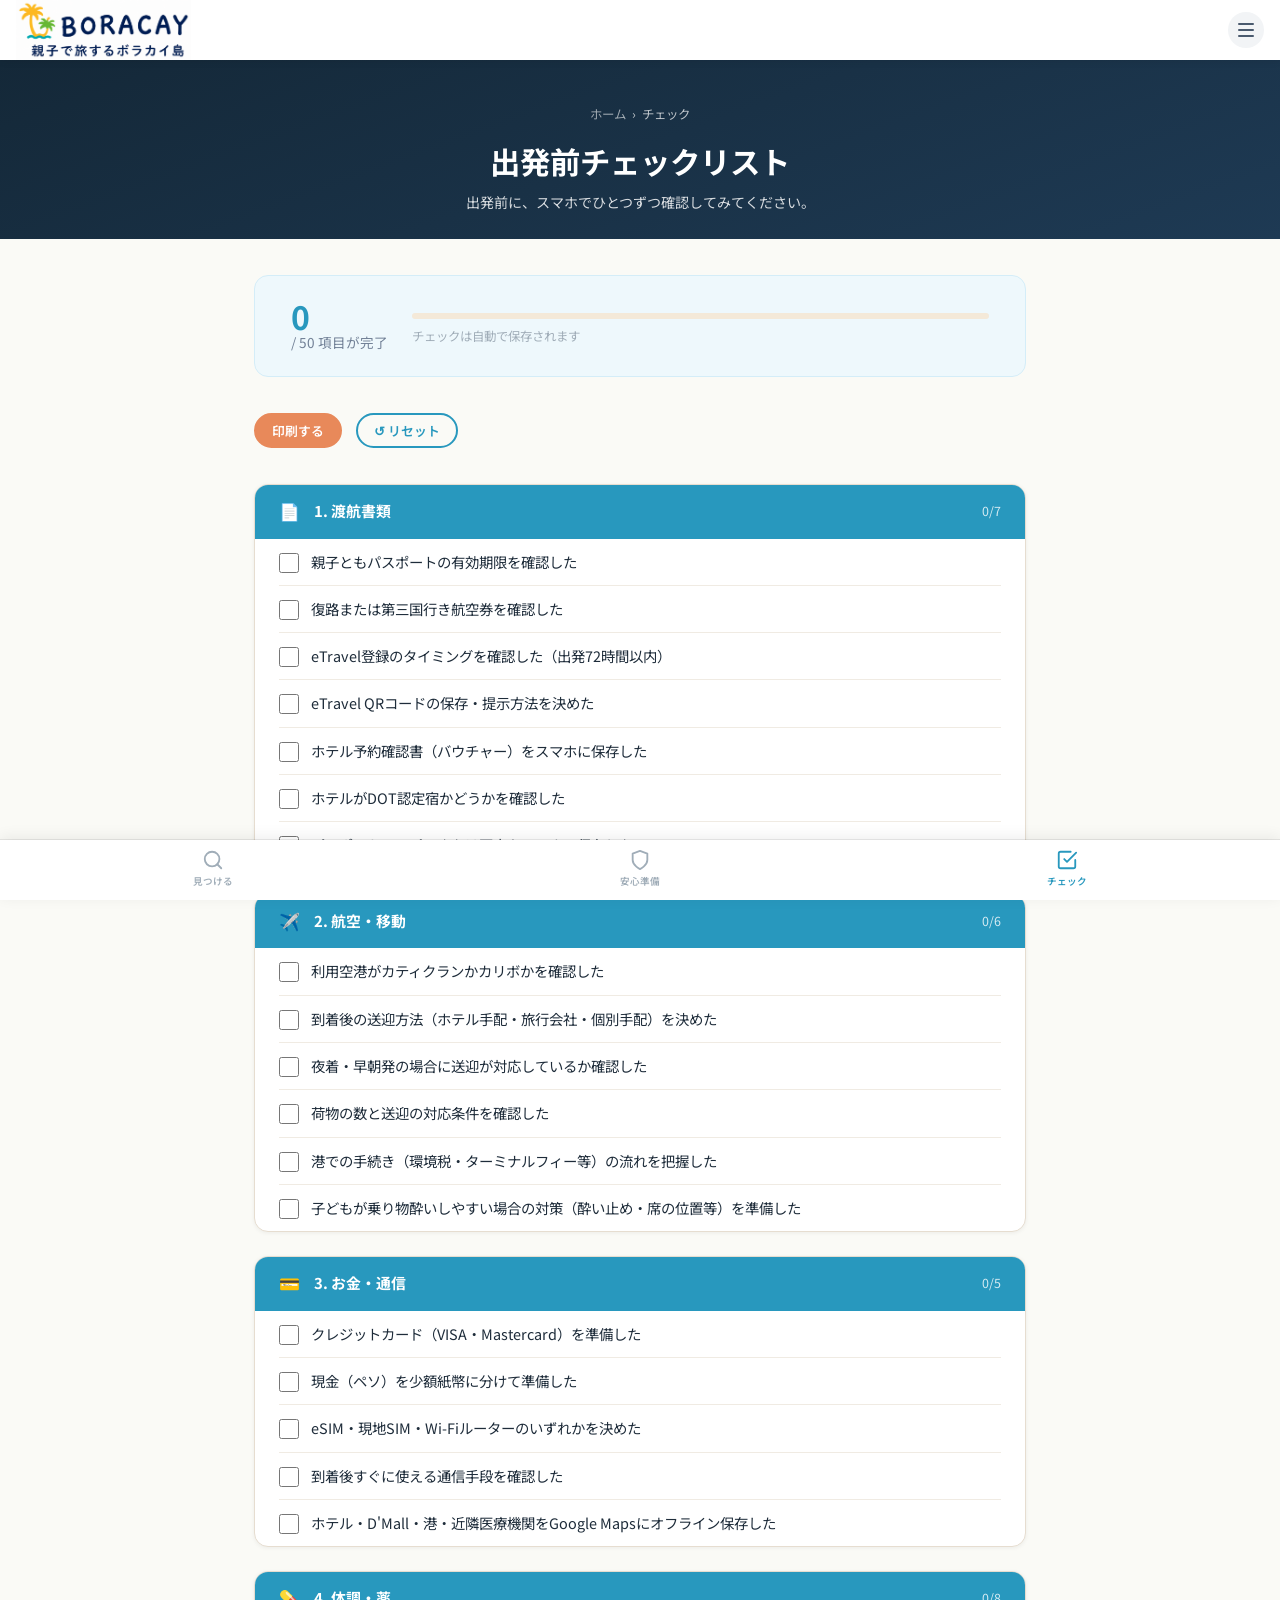
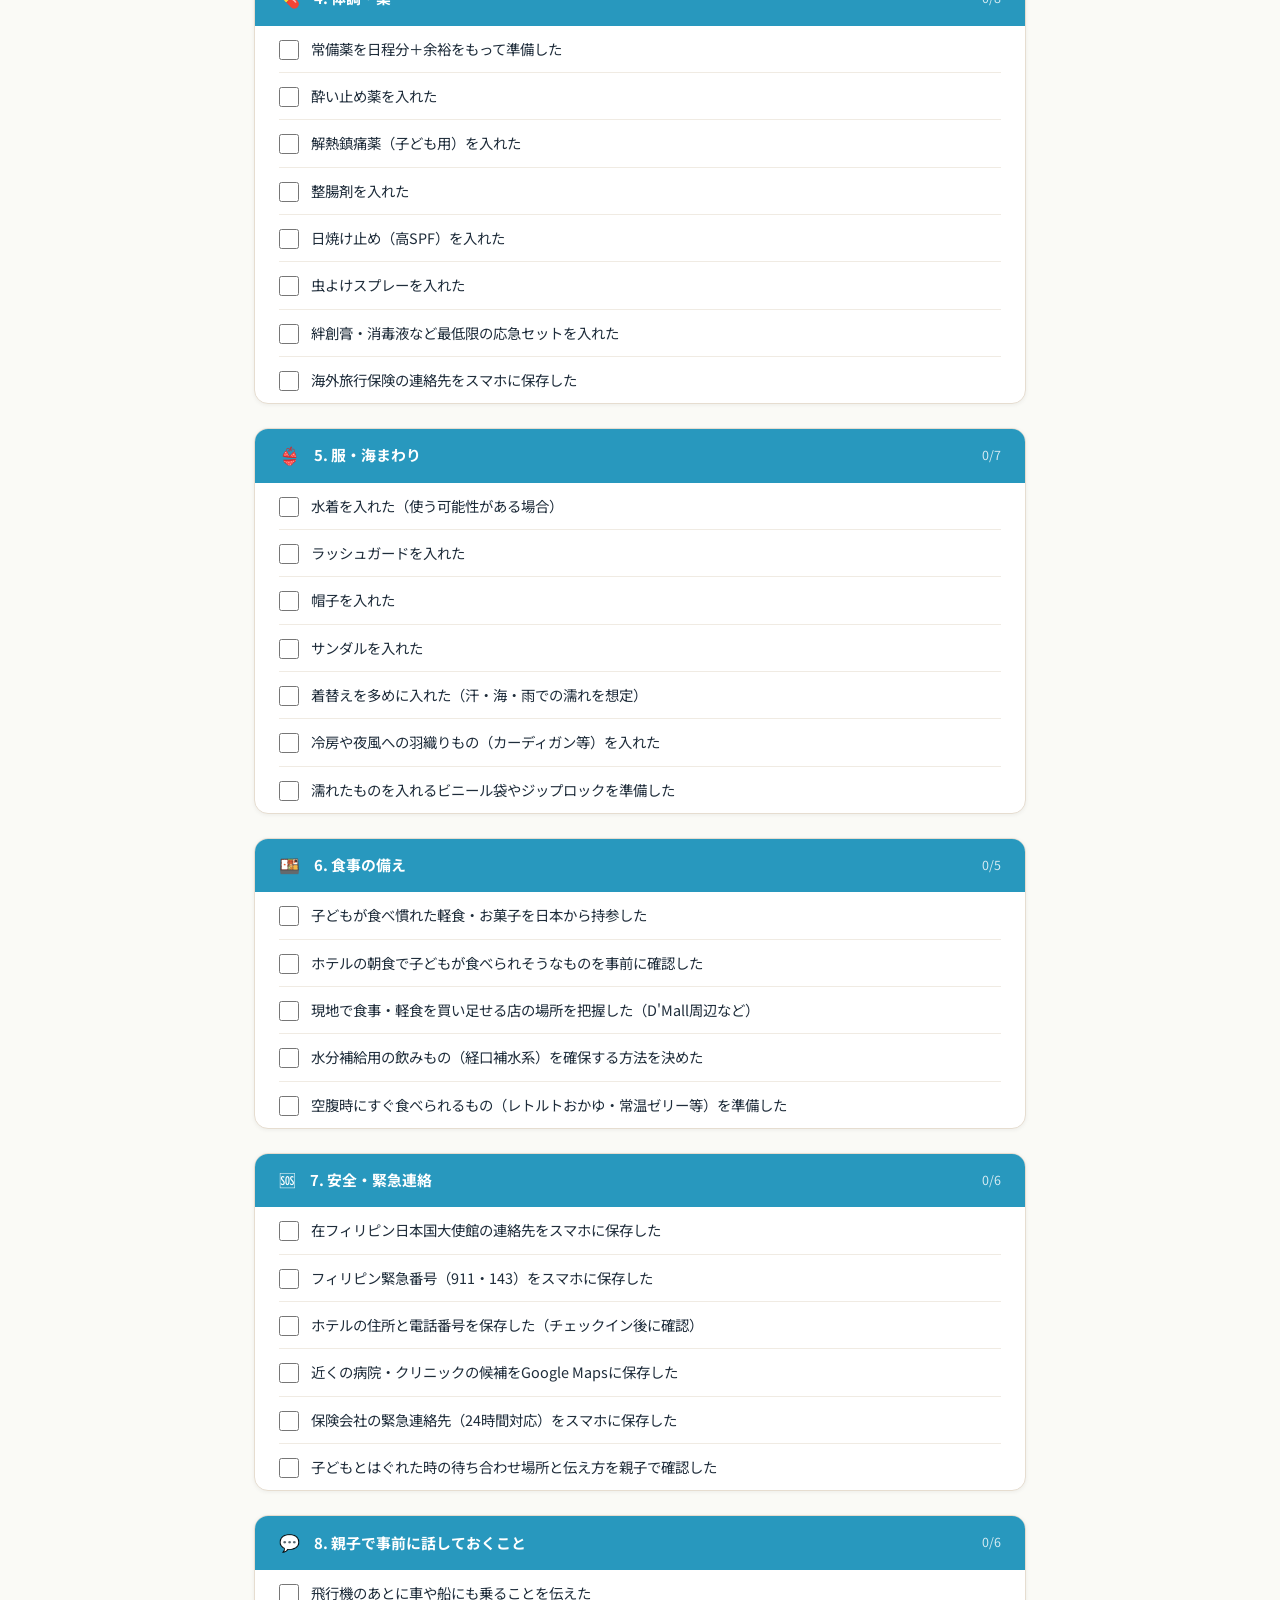
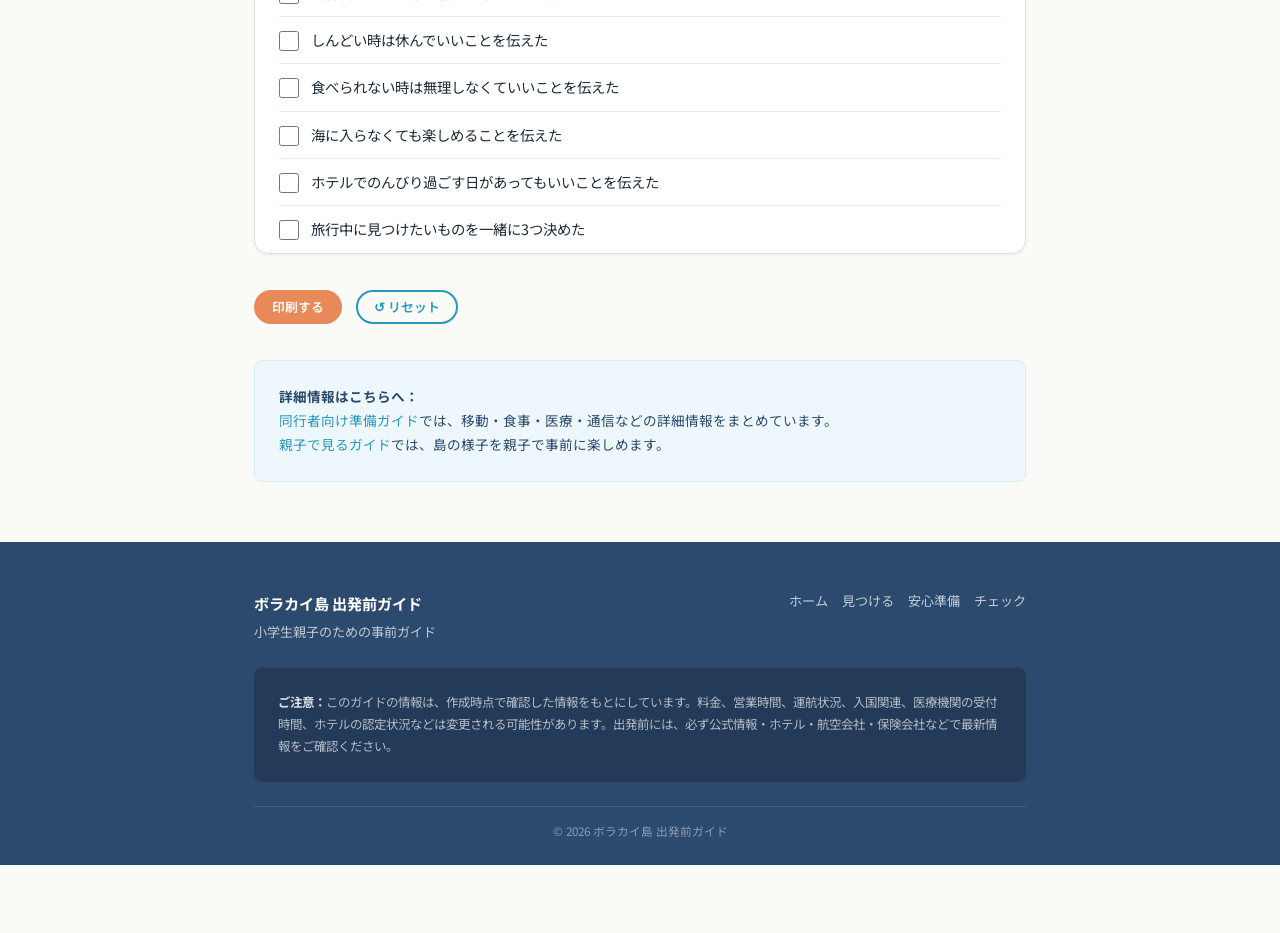
<file: renkei/checklist.html>
<!DOCTYPE html>
<html lang="ja">
<head>
  <meta charset="UTF-8">
  <meta name="viewport" content="width=device-width, initial-scale=1.0">
  <title>出発前チェックリスト｜ボラカイ島 出発前ガイド</title>
  <meta name="description" content="ボラカイ島への出発前チェックリスト。パスポート・eTravel・保険・薬・通信・食事の備えなどをまとめています。">
  <link rel="preconnect" href="https://fonts.googleapis.com">
  <link rel="preconnect" href="https://fonts.gstatic.com" crossorigin>
  <link href="https://fonts.googleapis.com/css2?family=Noto+Sans+JP:wght@400;500;700;900&display=swap" rel="stylesheet">
  <link rel="stylesheet" href="assets/css/style.css?v=20260616">
</head>
<body class="has-bottom-nav">

  <!-- アプリヘッダー -->
  <header class="app-header" id="appHeader">
    <a href="index.html" class="app-header-logo">
      <img src="assets/img/logo-boracay.png" alt="親子で旅するボラカイ島 BORACAY" class="header-logo-img">
    </a>
    <button class="app-header-menu" id="navToggle" aria-label="メニューを開く">
      <span></span><span></span><span></span>
    </button>
  </header>
  <nav class="site-nav" id="siteNav">
    <ul>
      <li><a href="index.html">ホーム</a></li>
      <li><a href="family-guide.html#discover">見つける</a></li>
      <li><a href="parent-guide.html">安心準備</a></li>
      <li><a href="checklist.html">チェック</a></li>
    </ul>
  </nav>

  <!-- ページヒーロー -->
  <div class="page-hero">
    <div class="container">
      <p class="breadcrumb">
        <a href="index.html">ホーム</a><span>›</span>チェック
      </p>
      <h1>出発前チェックリスト</h1>
      <p>出発前に、スマホでひとつずつ確認してみてください。</p>
    </div>
  </div>

  <!-- チェックリスト本文 -->
  <div class="section">
    <div class="container">

      <!-- 進捗サマリー -->
      <div class="checklist-summary">
        <div>
          <div class="checklist-summary-num"><span id="totalChecked">0</span></div>
          <div class="checklist-summary-label">/ <span id="totalItems">0</span> 項目が完了</div>
        </div>
        <div style="flex:1;">
          <div class="progress-bar">
            <div class="progress-fill" id="progressFill"></div>
          </div>
          <p style="font-size:0.78rem; color: var(--color-text-muted); margin-top:0.4rem; margin-bottom:0;">チェックは自動で保存されます</p>
        </div>
      </div>

      <!-- ツールバー -->
      <div class="checklist-toolbar">
        <button class="btn btn-sunset btn-sm" id="printChecklist">印刷する</button>
        <button class="btn btn-outline btn-sm" id="resetChecklist">↺ リセット</button>
      </div>

      <!-- ===== カテゴリ 1: 渡航書類 ===== -->
      <div class="checklist-category">
        <div class="checklist-cat-header">
          <span class="checklist-cat-icon">📄</span>
          <h3>1. 渡航書類</h3>
          <span class="cat-progress">0/7</span>
        </div>
        <div class="checklist-items">
          <div class="checklist-item" id="ci-docs-1">
            <input type="checkbox" id="chk-docs-1">
            <label for="chk-docs-1">親子ともパスポートの有効期限を確認した</label>
          </div>
          <div class="checklist-item" id="ci-docs-2">
            <input type="checkbox" id="chk-docs-2">
            <label for="chk-docs-2">復路または第三国行き航空券を確認した</label>
          </div>
          <div class="checklist-item" id="ci-docs-3">
            <input type="checkbox" id="chk-docs-3">
            <label for="chk-docs-3">eTravel登録のタイミングを確認した（出発72時間以内）</label>
          </div>
          <div class="checklist-item" id="ci-docs-4">
            <input type="checkbox" id="chk-docs-4">
            <label for="chk-docs-4">eTravel QRコードの保存・提示方法を決めた</label>
          </div>
          <div class="checklist-item" id="ci-docs-5">
            <input type="checkbox" id="chk-docs-5">
            <label for="chk-docs-5">ホテル予約確認書（バウチャー）をスマホに保存した</label>
          </div>
          <div class="checklist-item" id="ci-docs-6">
            <input type="checkbox" id="chk-docs-6">
            <label for="chk-docs-6">ホテルがDOT認定宿かどうかを確認した</label>
          </div>
          <div class="checklist-item" id="ci-docs-7">
            <input type="checkbox" id="chk-docs-7">
            <label for="chk-docs-7">パスポートのコピーまたは写真をスマホに保存した</label>
          </div>
        </div>
      </div>

      <!-- ===== カテゴリ 2: 航空・移動 ===== -->
      <div class="checklist-category">
        <div class="checklist-cat-header">
          <span class="checklist-cat-icon">✈️</span>
          <h3>2. 航空・移動</h3>
          <span class="cat-progress">0/6</span>
        </div>
        <div class="checklist-items">
          <div class="checklist-item" id="ci-travel-1">
            <input type="checkbox" id="chk-travel-1">
            <label for="chk-travel-1">利用空港がカティクランかカリボかを確認した</label>
          </div>
          <div class="checklist-item" id="ci-travel-2">
            <input type="checkbox" id="chk-travel-2">
            <label for="chk-travel-2">到着後の送迎方法（ホテル手配・旅行会社・個別手配）を決めた</label>
          </div>
          <div class="checklist-item" id="ci-travel-3">
            <input type="checkbox" id="chk-travel-3">
            <label for="chk-travel-3">夜着・早朝発の場合に送迎が対応しているか確認した</label>
          </div>
          <div class="checklist-item" id="ci-travel-4">
            <input type="checkbox" id="chk-travel-4">
            <label for="chk-travel-4">荷物の数と送迎の対応条件を確認した</label>
          </div>
          <div class="checklist-item" id="ci-travel-5">
            <input type="checkbox" id="chk-travel-5">
            <label for="chk-travel-5">港での手続き（環境税・ターミナルフィー等）の流れを把握した</label>
          </div>
          <div class="checklist-item" id="ci-travel-6">
            <input type="checkbox" id="chk-travel-6">
            <label for="chk-travel-6">子どもが乗り物酔いしやすい場合の対策（酔い止め・席の位置等）を準備した</label>
          </div>
        </div>
      </div>

      <!-- ===== カテゴリ 3: お金・通信 ===== -->
      <div class="checklist-category">
        <div class="checklist-cat-header">
          <span class="checklist-cat-icon">💳</span>
          <h3>3. お金・通信</h3>
          <span class="cat-progress">0/5</span>
        </div>
        <div class="checklist-items">
          <div class="checklist-item" id="ci-money-1">
            <input type="checkbox" id="chk-money-1">
            <label for="chk-money-1">クレジットカード（VISA・Mastercard）を準備した</label>
          </div>
          <div class="checklist-item" id="ci-money-2">
            <input type="checkbox" id="chk-money-2">
            <label for="chk-money-2">現金（ペソ）を少額紙幣に分けて準備した</label>
          </div>
          <div class="checklist-item" id="ci-money-3">
            <input type="checkbox" id="chk-money-3">
            <label for="chk-money-3">eSIM・現地SIM・Wi-Fiルーターのいずれかを決めた</label>
          </div>
          <div class="checklist-item" id="ci-money-4">
            <input type="checkbox" id="chk-money-4">
            <label for="chk-money-4">到着後すぐに使える通信手段を確認した</label>
          </div>
          <div class="checklist-item" id="ci-money-5">
            <input type="checkbox" id="chk-money-5">
            <label for="chk-money-5">ホテル・D'Mall・港・近隣医療機関をGoogle Mapsにオフライン保存した</label>
          </div>
        </div>
      </div>

      <!-- ===== カテゴリ 4: 体調・薬 ===== -->
      <div class="checklist-category">
        <div class="checklist-cat-header">
          <span class="checklist-cat-icon">💊</span>
          <h3>4. 体調・薬</h3>
          <span class="cat-progress">0/8</span>
        </div>
        <div class="checklist-items">
          <div class="checklist-item" id="ci-med-1">
            <input type="checkbox" id="chk-med-1">
            <label for="chk-med-1">常備薬を日程分＋余裕をもって準備した</label>
          </div>
          <div class="checklist-item" id="ci-med-2">
            <input type="checkbox" id="chk-med-2">
            <label for="chk-med-2">酔い止め薬を入れた</label>
          </div>
          <div class="checklist-item" id="ci-med-3">
            <input type="checkbox" id="chk-med-3">
            <label for="chk-med-3">解熱鎮痛薬（子ども用）を入れた</label>
          </div>
          <div class="checklist-item" id="ci-med-4">
            <input type="checkbox" id="chk-med-4">
            <label for="chk-med-4">整腸剤を入れた</label>
          </div>
          <div class="checklist-item" id="ci-med-5">
            <input type="checkbox" id="chk-med-5">
            <label for="chk-med-5">日焼け止め（高SPF）を入れた</label>
          </div>
          <div class="checklist-item" id="ci-med-6">
            <input type="checkbox" id="chk-med-6">
            <label for="chk-med-6">虫よけスプレーを入れた</label>
          </div>
          <div class="checklist-item" id="ci-med-7">
            <input type="checkbox" id="chk-med-7">
            <label for="chk-med-7">絆創膏・消毒液など最低限の応急セットを入れた</label>
          </div>
          <div class="checklist-item" id="ci-med-8">
            <input type="checkbox" id="chk-med-8">
            <label for="chk-med-8">海外旅行保険の連絡先をスマホに保存した</label>
          </div>
        </div>
      </div>

      <!-- ===== カテゴリ 5: 服・海まわり ===== -->
      <div class="checklist-category">
        <div class="checklist-cat-header">
          <span class="checklist-cat-icon">👙</span>
          <h3>5. 服・海まわり</h3>
          <span class="cat-progress">0/7</span>
        </div>
        <div class="checklist-items">
          <div class="checklist-item" id="ci-clothes-1">
            <input type="checkbox" id="chk-clothes-1">
            <label for="chk-clothes-1">水着を入れた（使う可能性がある場合）</label>
          </div>
          <div class="checklist-item" id="ci-clothes-2">
            <input type="checkbox" id="chk-clothes-2">
            <label for="chk-clothes-2">ラッシュガードを入れた</label>
          </div>
          <div class="checklist-item" id="ci-clothes-3">
            <input type="checkbox" id="chk-clothes-3">
            <label for="chk-clothes-3">帽子を入れた</label>
          </div>
          <div class="checklist-item" id="ci-clothes-4">
            <input type="checkbox" id="chk-clothes-4">
            <label for="chk-clothes-4">サンダルを入れた</label>
          </div>
          <div class="checklist-item" id="ci-clothes-5">
            <input type="checkbox" id="chk-clothes-5">
            <label for="chk-clothes-5">着替えを多めに入れた（汗・海・雨での濡れを想定）</label>
          </div>
          <div class="checklist-item" id="ci-clothes-6">
            <input type="checkbox" id="chk-clothes-6">
            <label for="chk-clothes-6">冷房や夜風への羽織りもの（カーディガン等）を入れた</label>
          </div>
          <div class="checklist-item" id="ci-clothes-7">
            <input type="checkbox" id="chk-clothes-7">
            <label for="chk-clothes-7">濡れたものを入れるビニール袋やジップロックを準備した</label>
          </div>
        </div>
      </div>

      <!-- ===== カテゴリ 6: 食事の備え ===== -->
      <div class="checklist-category">
        <div class="checklist-cat-header">
          <span class="checklist-cat-icon">🍱</span>
          <h3>6. 食事の備え</h3>
          <span class="cat-progress">0/5</span>
        </div>
        <div class="checklist-items">
          <div class="checklist-item" id="ci-food-1">
            <input type="checkbox" id="chk-food-1">
            <label for="chk-food-1">子どもが食べ慣れた軽食・お菓子を日本から持参した</label>
          </div>
          <div class="checklist-item" id="ci-food-2">
            <input type="checkbox" id="chk-food-2">
            <label for="chk-food-2">ホテルの朝食で子どもが食べられそうなものを事前に確認した</label>
          </div>
          <div class="checklist-item" id="ci-food-3">
            <input type="checkbox" id="chk-food-3">
            <label for="chk-food-3">現地で食事・軽食を買い足せる店の場所を把握した（D'Mall周辺など）</label>
          </div>
          <div class="checklist-item" id="ci-food-4">
            <input type="checkbox" id="chk-food-4">
            <label for="chk-food-4">水分補給用の飲みもの（経口補水系）を確保する方法を決めた</label>
          </div>
          <div class="checklist-item" id="ci-food-5">
            <input type="checkbox" id="chk-food-5">
            <label for="chk-food-5">空腹時にすぐ食べられるもの（レトルトおかゆ・常温ゼリー等）を準備した</label>
          </div>
        </div>
      </div>

      <!-- ===== カテゴリ 7: 安全・連絡 ===== -->
      <div class="checklist-category">
        <div class="checklist-cat-header">
          <span class="checklist-cat-icon">🆘</span>
          <h3>7. 安全・緊急連絡</h3>
          <span class="cat-progress">0/6</span>
        </div>
        <div class="checklist-items">
          <div class="checklist-item" id="ci-safety-1">
            <input type="checkbox" id="chk-safety-1">
            <label for="chk-safety-1">在フィリピン日本国大使館の連絡先をスマホに保存した</label>
          </div>
          <div class="checklist-item" id="ci-safety-2">
            <input type="checkbox" id="chk-safety-2">
            <label for="chk-safety-2">フィリピン緊急番号（911・143）をスマホに保存した</label>
          </div>
          <div class="checklist-item" id="ci-safety-3">
            <input type="checkbox" id="chk-safety-3">
            <label for="chk-safety-3">ホテルの住所と電話番号を保存した（チェックイン後に確認）</label>
          </div>
          <div class="checklist-item" id="ci-safety-4">
            <input type="checkbox" id="chk-safety-4">
            <label for="chk-safety-4">近くの病院・クリニックの候補をGoogle Mapsに保存した</label>
          </div>
          <div class="checklist-item" id="ci-safety-5">
            <input type="checkbox" id="chk-safety-5">
            <label for="chk-safety-5">保険会社の緊急連絡先（24時間対応）をスマホに保存した</label>
          </div>
          <div class="checklist-item" id="ci-safety-6">
            <input type="checkbox" id="chk-safety-6">
            <label for="chk-safety-6">子どもとはぐれた時の待ち合わせ場所と伝え方を親子で確認した</label>
          </div>
        </div>
      </div>

      <!-- ===== カテゴリ 8: 親子で話しておくこと ===== -->
      <div class="checklist-category">
        <div class="checklist-cat-header">
          <span class="checklist-cat-icon">💬</span>
          <h3>8. 親子で事前に話しておくこと</h3>
          <span class="cat-progress">0/6</span>
        </div>
        <div class="checklist-items">
          <div class="checklist-item" id="ci-talk-1">
            <input type="checkbox" id="chk-talk-1">
            <label for="chk-talk-1">飛行機のあとに車や船にも乗ることを伝えた</label>
          </div>
          <div class="checklist-item" id="ci-talk-2">
            <input type="checkbox" id="chk-talk-2">
            <label for="chk-talk-2">しんどい時は休んでいいことを伝えた</label>
          </div>
          <div class="checklist-item" id="ci-talk-3">
            <input type="checkbox" id="chk-talk-3">
            <label for="chk-talk-3">食べられない時は無理しなくていいことを伝えた</label>
          </div>
          <div class="checklist-item" id="ci-talk-4">
            <input type="checkbox" id="chk-talk-4">
            <label for="chk-talk-4">海に入らなくても楽しめることを伝えた</label>
          </div>
          <div class="checklist-item" id="ci-talk-5">
            <input type="checkbox" id="chk-talk-5">
            <label for="chk-talk-5">ホテルでのんびり過ごす日があってもいいことを伝えた</label>
          </div>
          <div class="checklist-item" id="ci-talk-6">
            <input type="checkbox" id="chk-talk-6">
            <label for="chk-talk-6">旅行中に見つけたいものを一緒に3つ決めた</label>
          </div>
        </div>
      </div>

      <!-- ツールバー（下） -->
      <div class="checklist-toolbar" style="margin-top: var(--space-lg);">
        <button class="btn btn-sunset btn-sm" id="printChecklist2" onclick="window.print()">印刷する</button>
        <button class="btn btn-outline btn-sm" id="resetChecklist2" onclick="document.getElementById('resetChecklist').click()">↺ リセット</button>
      </div>

      <!-- 関連ページへのリンク -->
      <div class="info-box mt-lg">
        <strong>詳細情報はこちらへ：</strong><br>
        <a href="parent-guide.html">同行者向け準備ガイド</a>では、移動・食事・医療・通信などの詳細情報をまとめています。<br>
        <a href="family-guide.html">親子で見るガイド</a>では、島の様子を親子で事前に楽しめます。
      </div>

    </div>
  </div>

  <!-- フッター -->
  <footer class="site-footer">
    <div class="container">
      <div class="footer-inner">
        <div>
          <p class="footer-logo">ボラカイ島 出発前ガイド</p>
          <p>小学生親子のための事前ガイド</p>
        </div>
        <nav class="footer-nav">
          <ul>
            <li><a href="index.html">ホーム</a></li>
            <li><a href="family-guide.html#discover">見つける</a></li>
            <li><a href="parent-guide.html">安心準備</a></li>
            <li><a href="checklist.html">チェック</a></li>
          </ul>
        </nav>
      </div>
      <div class="footer-notice">
        <strong>ご注意：</strong>このガイドの情報は、作成時点で確認した情報をもとにしています。料金、営業時間、運航状況、入国関連、医療機関の受付時間、ホテルの認定状況などは変更される可能性があります。出発前には、必ず公式情報・ホテル・航空会社・保険会社などで最新情報をご確認ください。
      </div>
      <div class="footer-copyright">
        <p>&copy; 2026 ボラカイ島 出発前ガイド</p>
      </div>
    </div>
  </footer>

  <!-- ボトムナビ -->
  <nav class="bottom-nav" aria-label="メインナビゲーション">
    <a href="family-guide.html#discover" class="bottom-nav-item">
      <svg viewBox="0 0 24 24" fill="none" stroke="currentColor" stroke-width="2" stroke-linecap="round" stroke-linejoin="round" aria-hidden="true"><circle cx="11" cy="11" r="8"/><path d="M21 21l-4.35-4.35"/></svg>
      見つける
    </a>
    <a href="parent-guide.html" class="bottom-nav-item">
      <svg viewBox="0 0 24 24" fill="none" stroke="currentColor" stroke-width="2" stroke-linecap="round" stroke-linejoin="round" aria-hidden="true"><path d="M12 22s8-4 8-10V5l-8-3-8 3v7c0 6 8 10 8 10z"/></svg>
      安心準備
    </a>
    <a href="checklist.html" class="bottom-nav-item active" aria-current="page">
      <svg viewBox="0 0 24 24" fill="none" stroke="currentColor" stroke-width="2" stroke-linecap="round" stroke-linejoin="round" aria-hidden="true"><path d="M9 11l3 3L22 4"/><path d="M21 12v7a2 2 0 01-2 2H5a2 2 0 01-2-2V5a2 2 0 012-2h11"/></svg>
      チェック
    </a>
  </nav>

  <button class="back-to-top" id="backToTop" aria-label="ページの先頭へ戻る">↑</button>
  <script src="assets/js/main.js"></script>
</body>
</html>
</file>
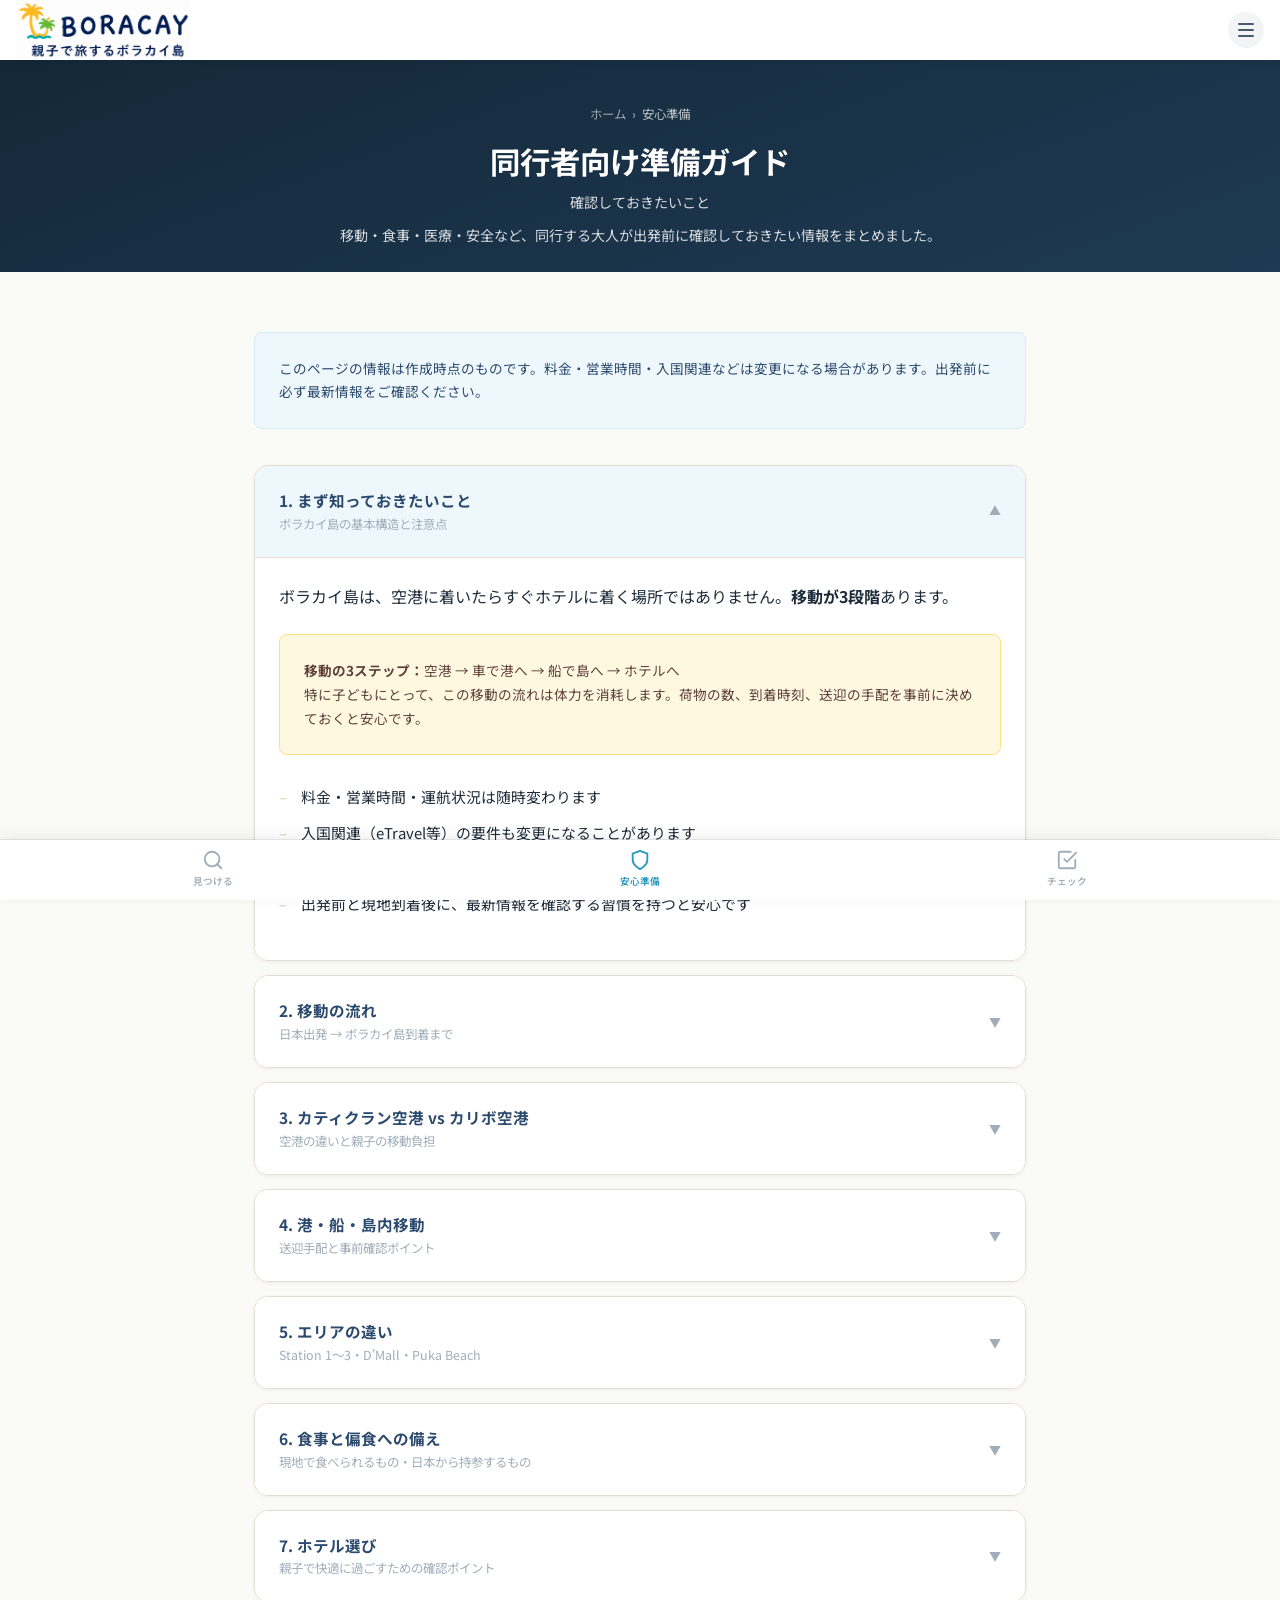
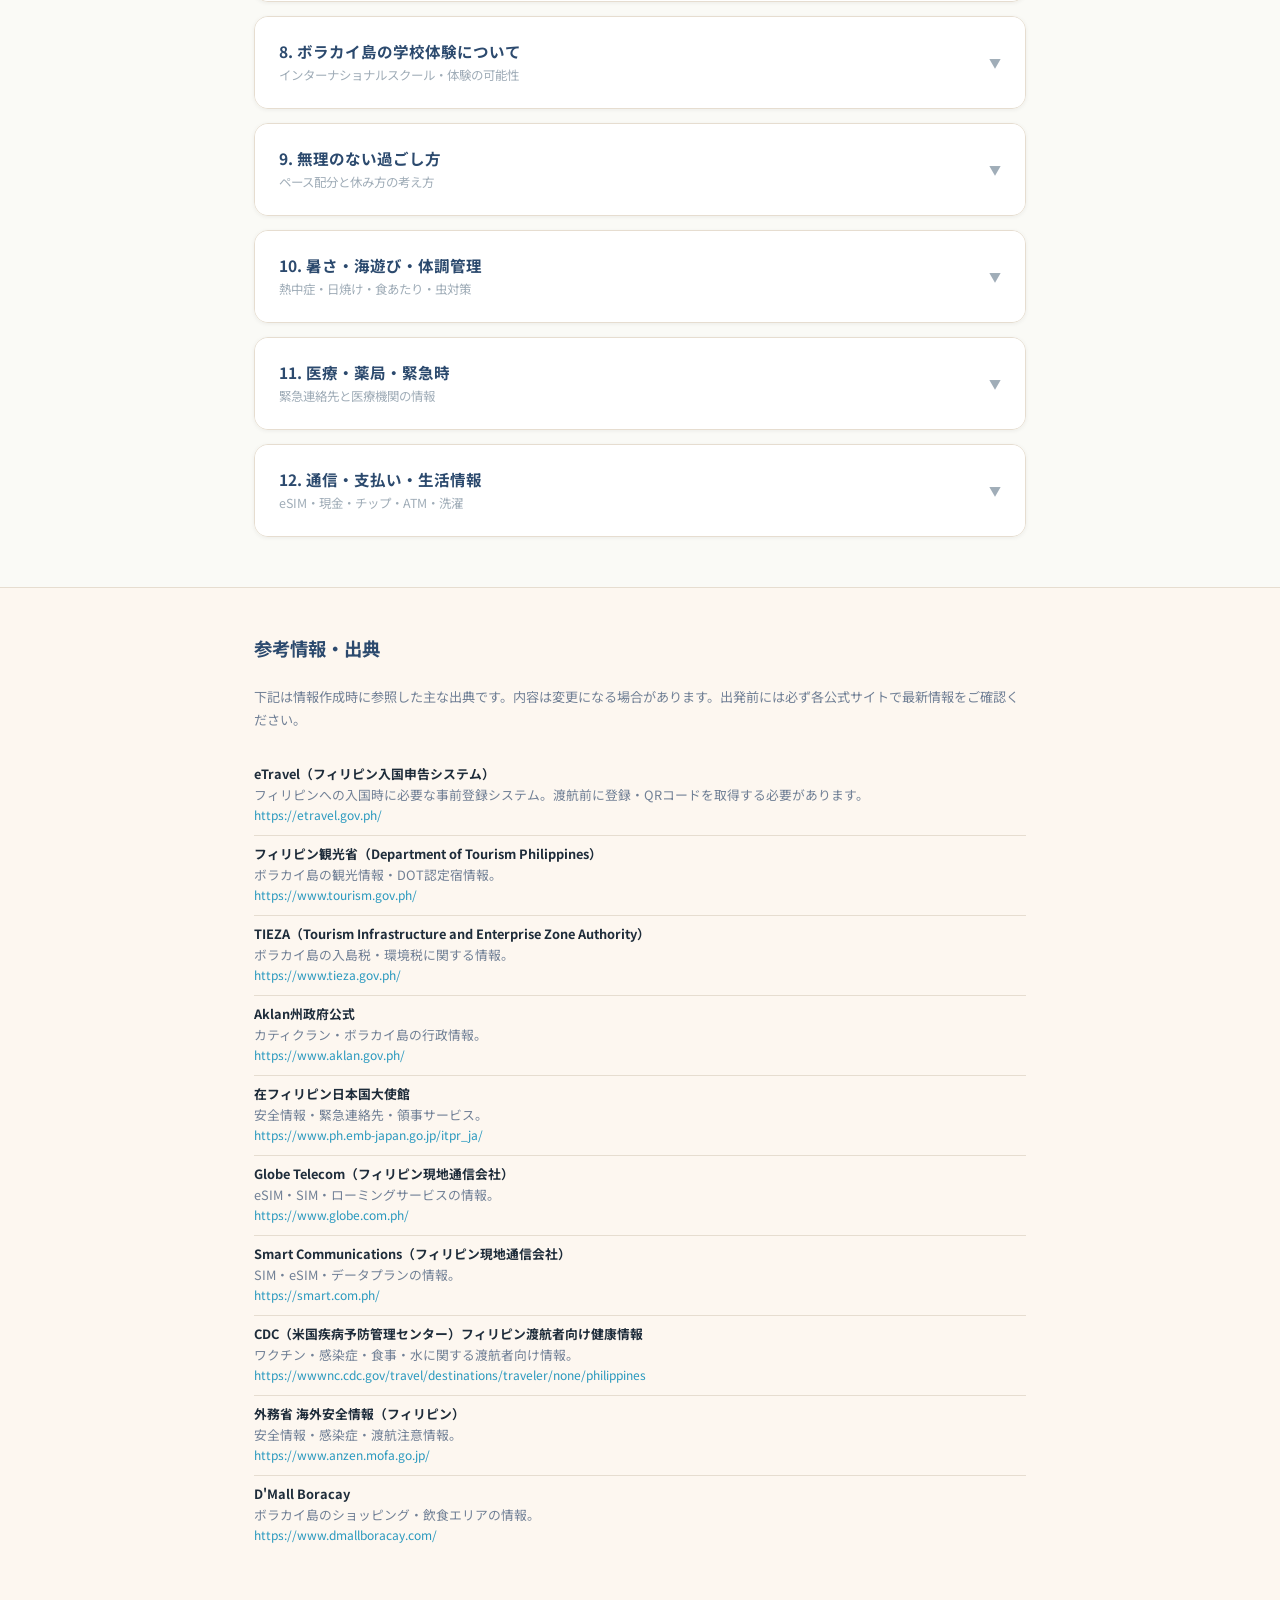
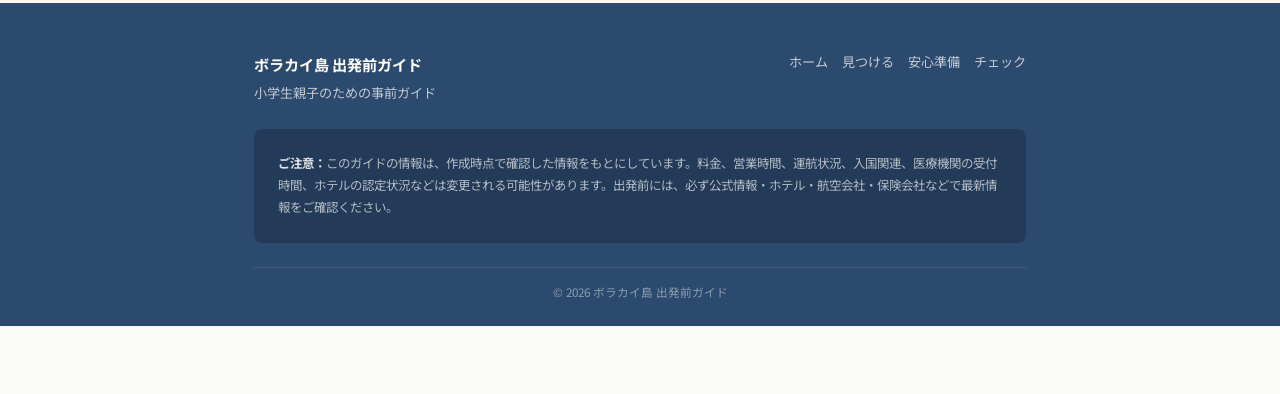
<file: renkei/parent-guide.html>
<!DOCTYPE html>
<html lang="ja">
<head>
  <meta charset="UTF-8">
  <meta name="viewport" content="width=device-width, initial-scale=1.0">
  <title>同行者向け準備ガイド｜ボラカイ島 出発前ガイド</title>
  <meta name="description" content="移動・食事・ホテル・医療・安全・通信など、同行する大人が出発前に確認しておきたいボラカイ島の情報をまとめています。">
  <link rel="preconnect" href="https://fonts.googleapis.com">
  <link rel="preconnect" href="https://fonts.gstatic.com" crossorigin>
  <link href="https://fonts.googleapis.com/css2?family=Noto+Sans+JP:wght@400;500;700;900&display=swap" rel="stylesheet">
  <link rel="stylesheet" href="assets/css/style.css?v=20260616">
</head>
<body class="has-bottom-nav">

  <!-- アプリヘッダー -->
  <header class="app-header" id="appHeader">
    <a href="index.html" class="app-header-logo">
      <img src="assets/img/logo-boracay.png" alt="親子で旅するボラカイ島 BORACAY" class="header-logo-img">
    </a>
    <button class="app-header-menu" id="navToggle" aria-label="メニューを開く">
      <span></span><span></span><span></span>
    </button>
  </header>
  <nav class="site-nav" id="siteNav">
    <ul>
      <li><a href="index.html">ホーム</a></li>
      <li><a href="family-guide.html#discover">見つける</a></li>
      <li><a href="parent-guide.html">安心準備</a></li>
      <li><a href="checklist.html">チェック</a></li>
    </ul>
  </nav>

  <!-- ページヒーロー -->
  <div class="page-hero">
    <div class="container">
      <p class="breadcrumb">
        <a href="index.html">ホーム</a><span>›</span>安心準備
      </p>
      <h1>同行者向け準備ガイド</h1>
      <p class="page-hero-subtitle">確認しておきたいこと</p>
      <p>移動・食事・医療・安全など、同行する大人が出発前に確認しておきたい情報をまとめました。</p>
    </div>
  </div>

  <!-- ページ本文 -->
  <div class="section">
    <div class="container">

      <div class="info-box" style="margin-bottom: var(--space-lg);">
        このページの情報は作成時点のものです。料金・営業時間・入国関連などは変更になる場合があります。出発前に必ず最新情報をご確認ください。
      </div>

      <!-- ===== 1. まず知っておきたいこと ===== -->
      <div class="accordion">
        <button class="accordion-header open" aria-expanded="true">
          <div class="accordion-header-left">
            <div>
              <div class="accordion-title">1. まず知っておきたいこと</div>
              <div class="accordion-subtitle">ボラカイ島の基本構造と注意点</div>
            </div>
          </div>
          <span class="accordion-arrow">▼</span>
        </button>
        <div class="accordion-body open">
          <p>ボラカイ島は、空港に着いたらすぐホテルに着く場所ではありません。<strong>移動が3段階</strong>あります。</p>

          <div class="caution-box">
            <strong>移動の3ステップ：</strong>空港 → 車で港へ → 船で島へ → ホテルへ<br>
            特に子どもにとって、この移動の流れは体力を消耗します。荷物の数、到着時刻、送迎の手配を事前に決めておくと安心です。
          </div>

          <ul class="bullet-list">
            <li>料金・営業時間・運航状況は随時変わります</li>
            <li>入国関連（eTravel等）の要件も変更になることがあります</li>
            <li>医療機関の受け入れ可否・診療時間は現地で確認が必要です</li>
            <li>出発前と現地到着後に、最新情報を確認する習慣を持つと安心です</li>
          </ul>
        </div>
      </div>

      <!-- ===== 2. 移動の流れ ===== -->
      <div class="accordion">
        <button class="accordion-header" aria-expanded="false">
          <div class="accordion-header-left">
            <div>
              <div class="accordion-title">2. 移動の流れ</div>
              <div class="accordion-subtitle">日本出発 → ボラカイ島到着まで</div>
            </div>
          </div>
          <span class="accordion-arrow">▼</span>
        </button>
        <div class="accordion-body">
          <div class="journey-steps">
            <div class="journey-step">
              <div class="journey-step-icon">1</div>
              <div class="journey-step-body">
                <h4>日本の空港を出発</h4>
                <p>成田・関西・中部などの国際空港からフィリピンへ。直行便またはマニラ・セブ等での乗り継ぎがあります。</p>
              </div>
            </div>
            <div class="journey-step">
              <div class="journey-step-icon">2</div>
              <div class="journey-step-body">
                <h4>フィリピン国内空港に到着</h4>
                <p>カティクラン空港（Caticlan/MPH）またはカリボ空港（Kalibo/KLO）へ。空港によって港までの距離が大きく異なります。</p>
              </div>
            </div>
            <div class="journey-step">
              <div class="journey-step-icon">3</div>
              <div class="journey-step-body">
                <h4>空港から港（タボン港/カリバーン港）へ</h4>
                <p>車またはトライシクル等で移動。カティクランなら約5〜10分、カリボなら1.5〜2時間以上かかります。</p>
              </div>
            </div>
            <div class="journey-step">
              <div class="journey-step-icon">4</div>
              <div class="journey-step-body">
                <h4>港での手続き</h4>
                <p>環境税・ターミナルフィーの支払い（金額・方式は変更あり）、チケット確認など。混雑する時間帯があります。</p>
              </div>
            </div>
            <div class="journey-step">
              <div class="journey-step-icon">5</div>
              <div class="journey-step-body">
                <h4>船でボラカイ島へ</h4>
                <p>小型ボートで海を渡ります。所要時間は約10〜15分程度。揺れる場合があり、荷物の管理も必要です。</p>
              </div>
            </div>
            <div class="journey-step">
              <div class="journey-step-icon">6</div>
              <div class="journey-step-body">
                <h4>島内でホテルへ</h4>
                <p>トライシクルや送迎車でホテルへ移動。事前にホテルの送迎サービスを確認しておくとスムーズです。</p>
              </div>
            </div>
          </div>
        </div>
      </div>

      <!-- ===== 3. カティクランvsカリボ ===== -->
      <div class="accordion">
        <button class="accordion-header" aria-expanded="false">
          <div class="accordion-header-left">
            <div>
              <div class="accordion-title">3. カティクラン空港 vs カリボ空港</div>
              <div class="accordion-subtitle">空港の違いと親子の移動負担</div>
            </div>
          </div>
          <span class="accordion-arrow">▼</span>
        </button>
        <div class="accordion-body">
          <div class="table-scroll">
            <table class="compare-table">
              <thead>
                <tr>
                  <th>項目</th>
                  <th>カティクラン空港 (MPH)</th>
                  <th>カリボ空港 (KLO)</th>
                </tr>
              </thead>
              <tbody>
                <tr>
                  <td class="label-cell">港までの距離</td>
                  <td><span class="tag tag-good">近い</span> 約5〜10分</td>
                  <td><span class="tag tag-caution">遠い</span> 1.5〜2時間以上</td>
                </tr>
                <tr>
                  <td class="label-cell">親子の移動負担</td>
                  <td>比較的少なめ。荷物が多くても移動しやすい</td>
                  <td>長距離陸路移動あり。疲れ・乗り物酔い・トイレに注意</td>
                </tr>
                <tr>
                  <td class="label-cell">空港規模・設備</td>
                  <td>小さめ。売店・休憩スペースは限られる</td>
                  <td>やや大きめ。待ち時間に対応しやすい</td>
                </tr>
                <tr>
                  <td class="label-cell">注意点</td>
                  <td>就航路線・航空会社が少ない。天候による欠航リスクに注意</td>
                  <td>陸路が長く、道路状況により移動時間が変わる</td>
                </tr>
                <tr>
                  <td class="label-cell">向いているケース</td>
                  <td>移動負担を最小限にしたい親子</td>
                  <td>より多くの直行便を選びたい、コストを抑えたい場合</td>
                </tr>
              </tbody>
            </table>
          </div>
          <div class="note-box">
            <span class="note-label">ポイント</span>
            子どもの体力・乗り物酔いの傾向・荷物量を考慮すると、カティクラン空港のほうが移動負担は少ない傾向があります。ただし就航便が限られるため、航空会社と料金のバランスで選ぶ必要があります。
          </div>
        </div>
      </div>

      <!-- ===== 4. 港・船・島内移動 ===== -->
      <div class="accordion">
        <button class="accordion-header" aria-expanded="false">
          <div class="accordion-header-left">
            <div>
              <div class="accordion-title">4. 港・船・島内移動</div>
              <div class="accordion-subtitle">送迎手配と事前確認ポイント</div>
            </div>
          </div>
          <span class="accordion-arrow">▼</span>
        </button>
        <div class="accordion-body">
          <p>港での手続きや船の乗り方は、初めてだと戸惑うことがあります。ホテルや旅行会社の一括送迎サービスを利用すると、手続きがスムーズになります。</p>

          <h4 style="color: var(--color-navy); margin: var(--space-md) 0 var(--space-sm);">送迎手配の確認リスト</h4>
          <ul class="check-list">
            <li>空港到着時刻に対応している送迎があるか</li>
            <li>ホテル前まで送ってもらえるか（船の到着地からホテルまで）</li>
            <li>荷物の数に対応しているか</li>
            <li>夜着・早朝発でも利用できるか</li>
            <li>港での手続き（環境税・ターミナルフィー等）をサポートしてもらえるか</li>
            <li>子ども連れに対応しているか</li>
          </ul>

          <div class="caution-box">
            <strong>夜着・早朝発の注意：</strong>
            夜遅い到着や早朝発は、送迎が限られる場合があります。フライト時刻が決まったら早めに確認しておきましょう。
          </div>

          <div class="note-box">
            <span class="note-label">酔い止めについて</span>
            カリボ空港利用の場合、陸路移動が長いため乗り物酔いが出やすいお子さんには酔い止め薬の携行をおすすめします。船は短時間ですが揺れる場合があります。
          </div>
        </div>
      </div>

      <!-- ===== 5. エリアの違い ===== -->
      <div class="accordion">
        <button class="accordion-header" aria-expanded="false">
          <div class="accordion-header-left">
            <div>
              <div class="accordion-title">5. エリアの違い</div>
              <div class="accordion-subtitle">Station 1〜3・D'Mall・Puka Beach</div>
            </div>
          </div>
          <span class="accordion-arrow">▼</span>
        </button>
        <div class="accordion-body">
          <div class="area-grid">
            <div class="area-card">
              <p class="area-tag">ビーチエリア</p>
              <h4>Station 1</h4>
              <p>比較的落ち着いた雰囲気。高級リゾートが多く、砂浜が広めで混雑が少ない傾向があります。</p>
            </div>
            <div class="area-card">
              <p class="area-tag">メインエリア</p>
              <h4>Station 2</h4>
              <p>D'Mallや飲食店・ATMが近く便利。ただし人・音・アクティビティ業者が多いエリアです。</p>
            </div>
            <div class="area-card">
              <p class="area-tag">静かなエリア</p>
              <h4>Station 3</h4>
              <p>比較的落ち着いて過ごしやすいエリア。ビーチの混雑が少なく、のんびりしたい親子に向いています。</p>
            </div>
            <div class="area-card">
              <p class="area-tag">ショッピングエリア</p>
              <h4>D'Mall（ディモール）</h4>
              <p>食事・ドリンク・軽食・お土産・ATM・薬局が集まるエリア。必要なものの買い足しに便利です。</p>
            </div>
            <div class="area-card">
              <p class="area-tag">別ビーチ</p>
              <h4>Puka Beach</h4>
              <p>ホワイトビーチとは別のビーチ。島の北側にあり、移動が必要ですが静かで砂浜の雰囲気が異なります。</p>
            </div>
          </div>

          <div class="note-box">
            <span class="note-label">ホテル選びのヒント</span>
            Station 1やStation 3はD'Mallまで歩くと少し距離があります。食事の利便性を重視するならStation 2周辺、静けさを重視するならStation 3周辺が選びやすいです。
          </div>
        </div>
      </div>

      <!-- ===== 6. 食事と偏食への備え ===== -->
      <div class="accordion">
        <button class="accordion-header" aria-expanded="false">
          <div class="accordion-header-left">
            <div>
              <div class="accordion-title">6. 食事と偏食への備え</div>
              <div class="accordion-subtitle">現地で食べられるもの・日本から持参するもの</div>
            </div>
          </div>
          <span class="accordion-arrow">▼</span>
        </button>
        <div class="accordion-body">
          <p>現地で食べられる選択肢を事前に把握しておくと安心です。挑戦させるより、食べられるものを確保することを優先してください。</p>

          <h4 style="color: var(--color-navy); margin: var(--space-md) 0 var(--space-sm);">事前に確認しておきたいこと</h4>
          <ul class="check-list">
            <li>ホテルの朝食にパン・卵・ごはん・フルーツ・ヨーグルトなどが含まれるか</li>
            <li>近くにピザ・パスタ・チキン・ポテトなどを食べられるお店があるか</li>
            <li>飲みものや軽食を買えるミニマート・コンビニが近くにあるか</li>
            <li>部屋で食べられるものを確保できるか</li>
          </ul>

          <h4 style="color: var(--color-navy); margin: var(--space-md) 0 var(--space-sm);">日本から持参すると安心なもの</h4>
          <div class="pack-grid">
            <div class="pack-item">🍘 食べ慣れたお菓子</div>
            <div class="pack-item">🍚 ふりかけ</div>
            <div class="pack-item">🍲 個包装スープ</div>
            <div class="pack-item">🥣 レトルトおかゆ</div>
            <div class="pack-item">🍮 常温ゼリー</div>
            <div class="pack-item">💧 経口補水パウダー</div>
            <div class="pack-item">🥐 軽い朝食代替品</div>
            <div class="pack-item">🍬 食べ慣れた飴</div>
          </div>

          <div class="caution-box" style="margin-top: var(--space-md);">
            <strong>飲み水について：</strong>
            現地の水道水は飲用には適しません。ペットボトルの水を使用してください。ホテルでも基本的にボトル水が提供されますが、外出時は必ず持参するか購入してください。
          </div>
        </div>
      </div>

      <!-- ===== 7. ホテル選び ===== -->
      <div class="accordion">
        <button class="accordion-header" aria-expanded="false">
          <div class="accordion-header-left">
            <div>
              <div class="accordion-title">7. ホテル選び</div>
              <div class="accordion-subtitle">親子で快適に過ごすための確認ポイント</div>
            </div>
          </div>
          <span class="accordion-arrow">▼</span>
        </button>
        <div class="accordion-body">
          <ul class="check-list">
            <li><span class="label-confirm">要確認</span> フィリピン観光省（DOT）の認定宿かどうか</li>
            <li>朝食の内容（食べられるものが含まれるか）</li>
            <li>プールの有無と子ども向けスペース</li>
            <li>部屋でゆっくり休みやすい環境か（騒音・エアコン等）</li>
            <li>D'Mallや食事・買い物スポットへの距離</li>
            <li>送迎の相談が可能か（到着・出発時）</li>
            <li>ビーチへの出やすさ（戻って休みやすい立地か）</li>
            <li>周辺の静かさ・夜の安全な環境か</li>
          </ul>

          <div class="note-box">
            <span class="note-label">DOT認定宿について</span>
            フィリピン観光省（DOT）が認定した宿泊施設は、一定の基準を満たしています。予約前にDOT認定かどうかを確認するとより安心です。認定状況は変わる場合があるため、最新情報を公式サイトで確認してください。
          </div>
        </div>
      </div>

      <!-- ===== 8. ボラカイ島の学校体験について ===== -->
      <div class="accordion">
        <button class="accordion-header" aria-expanded="false">
          <div class="accordion-header-left">
            <div>
              <div class="accordion-title">8. ボラカイ島の学校体験について</div>
              <div class="accordion-subtitle">インターナショナルスクール・体験の可能性</div>
            </div>
          </div>
          <span class="accordion-arrow">▼</span>
        </button>
        <div class="accordion-body">
          <div class="school-info-card">
            <div class="school-info-head">
              <svg width="18" height="18" viewBox="0 0 24 24" fill="none" stroke="currentColor" stroke-width="1.8" stroke-linecap="round" stroke-linejoin="round" aria-hidden="true">
                <path d="M2 3h6a4 4 0 014 4v14a3 3 0 00-3-3H2z"/>
                <path d="M22 3h-6a4 4 0 00-4 4v14a3 3 0 013-3h7z"/>
              </svg>
              ボラカイ島の学校体験について
            </div>
            <p>ボラカイ島には、現地で暮らす子どもたちが通うインターナショナルスクールがあります。</p>
            <p>日程や学校側の受け入れ状況が合えば、学校体験をご案内できる予定です。</p>
            <p>観光だけでは分かりにくい「島での学び」や「子どもたちの日常」に触れることで、日本の学校とは違う環境を親子で知るきっかけになります。</p>
          </div>
          <div class="school-caution-note">
            ただし、学校体験は毎回必ず実施できるものではありません。時期・人数・お子さまの状態・学校側の都合により、事前確認のうえで調整します。
          </div>
        </div>
      </div>

      <!-- ===== 9. 無理のない過ごし方 ===== -->
      <div class="accordion">
        <button class="accordion-header" aria-expanded="false">
          <div class="accordion-header-left">
            <div>
              <div class="accordion-title">9. 無理のない過ごし方</div>
              <div class="accordion-subtitle">ペース配分と休み方の考え方</div>
            </div>
          </div>
          <span class="accordion-arrow">▼</span>
        </button>
        <div class="accordion-body">
          <ul class="bullet-list">
            <li><strong>初日は移動と休憩が中心</strong>と割り切る。長旅の後は体力の回復を最優先に</li>
            <li>毎日予定を詰め込まない。午前に活動・午後は休憩という流れが親子ともに無理が少ない</li>
            <li>泳がない日があってもいい。海を眺めるだけの日も旅の一部</li>
            <li>ホテルで過ごす時間を旅の「予備」ではなく「選択肢」として位置づける</li>
            <li>雨の日・疲れた日はホテルやD'Mallで過ごすプランをあらかじめ考えておく</li>
          </ul>

          <div class="info-box">
            体調の変化は、移動疲れ・暑さ・食事の変化が重なった2〜3日目に出やすい傾向があります。最初の1〜2日でペースをつかめると、後半を落ち着いて過ごしやすくなります。
          </div>
        </div>
      </div>

      <!-- ===== 9. 暑さ・海遊び・体調管理 ===== -->
      <div class="accordion">
        <button class="accordion-header" aria-expanded="false">
          <div class="accordion-header-left">
            <div>
              <div class="accordion-title">10. 暑さ・海遊び・体調管理</div>
              <div class="accordion-subtitle">熱中症・日焼け・食あたり・虫対策</div>
            </div>
          </div>
          <span class="accordion-arrow">▼</span>
        </button>
        <div class="accordion-body">

          <h4 style="color: var(--color-navy); margin-bottom: var(--space-sm);">暑さ対策</h4>
          <ul class="bullet-list">
            <li>フィリピンは日本より日差しが強く、日焼けのスピードが速い</li>
            <li>日焼け止めは高SPFのものを選び、こまめに塗り直す</li>
            <li>帽子とラッシュガードは必須アイテム</li>
            <li>水分補給は喉が渇く前に行う習慣を意識する</li>
            <li>真昼の外出は避け、早朝・夕方に活動するとよい</li>
          </ul>

          <h4 style="color: var(--color-navy); margin: var(--space-md) 0 var(--space-sm);">海遊びの注意</h4>
          <ul class="bullet-list">
            <li>ホワイトビーチは比較的穏やかだが、ライフセーバーや遊泳禁止区域の表示を必ず確認する</li>
            <li>子どもから目を離さない</li>
            <li>シーズンによっては遊泳禁止期間があるため事前に確認する</li>
            <li>日焼けは予想以上に蓄積するため、短時間でも紫外線対策をする</li>
          </ul>

          <h4 style="color: var(--color-navy); margin: var(--space-md) 0 var(--space-sm);">食あたり・虫対策</h4>
          <ul class="bullet-list">
            <li>屋台や衛生状態が不明な店舗は避けることを検討する</li>
            <li>水はかならずペットボトルを使用する</li>
            <li>虫よけスプレーは腕・足など露出部分に使用する</li>
            <li>デング熱を媒介する蚊がいるため、朝夕の虫よけ対策は特に大切</li>
          </ul>

          <h4 style="color: var(--color-navy); margin: var(--space-md) 0 var(--space-sm);">持参を推奨する薬・用品</h4>
          <div class="pack-grid">
            <div class="pack-item">💊 常備薬（十分量）</div>
            <div class="pack-item">🌀 酔い止め</div>
            <div class="pack-item">🌡️ 解熱鎮痛薬</div>
            <div class="pack-item">🧴 整腸剤</div>
            <div class="pack-item">🧴 日焼け止め高SPF</div>
            <div class="pack-item">🦟 虫よけスプレー</div>
            <div class="pack-item">🩹 絆創膏・消毒液</div>
            <div class="pack-item">💧 経口補水パウダー</div>
          </div>
        </div>
      </div>

      <!-- ===== 10. 医療・薬局・緊急時 ===== -->
      <div class="accordion">
        <button class="accordion-header" aria-expanded="false">
          <div class="accordion-header-left">
            <div>
              <div class="accordion-title">11. 医療・薬局・緊急時</div>
              <div class="accordion-subtitle">緊急連絡先と医療機関の情報</div>
            </div>
          </div>
          <span class="accordion-arrow">▼</span>
        </button>
        <div class="accordion-body">

          <div class="caution-box">
            <span class="label-confirm">要確認</span>
            診療時間・受け入れ可否・小児対応・支払い方法は変わる可能性があります。出発前と現地到着後に最新情報をご確認ください。
          </div>

          <div class="emergency-card">
            <p class="emergency-card-title">📞 緊急連絡先カード</p>

            <div class="emergency-group">
              <p class="emergency-group-label">現地緊急番号</p>
              <div class="emergency-item">
                <span class="emergency-item-label">フィリピン警察・救急</span>
                <span class="emergency-item-value">911</span>
              </div>
              <div class="emergency-item">
                <span class="emergency-item-label">フィリピン赤十字</span>
                <span class="emergency-item-value">143</span>
              </div>
            </div>

            <div class="emergency-group">
              <p class="emergency-group-label">日本の窓口</p>
              <div class="emergency-item">
                <span class="emergency-item-label">在フィリピン日本国大使館（マニラ）</span>
                <span class="emergency-item-value">+63-2-8551-5710</span>
              </div>
              <div class="emergency-item">
                <span class="emergency-item-label">在フィリピン日本国大使館（緊急）</span>
                <span class="emergency-item-value">最新番号を公式HPで確認</span>
              </div>
            </div>

            <div class="emergency-group">
              <p class="emergency-group-label">ボラカイ島近隣の医療機関（参考）</p>
              <div class="emergency-item">
                <span class="emergency-item-label">Ciriaco S. Tirol Hospital（Caticlan）</span>
                <span class="emergency-item-value">最寄りの公立病院</span>
              </div>
              <div class="emergency-item">
                <span class="emergency-item-label">Scandi Medical Clinic（ボラカイ島内）</span>
                <span class="emergency-item-value">島内クリニック</span>
              </div>
              <div class="emergency-item">
                <span class="emergency-item-label">Saint Gabriel Medical Center</span>
                <span class="emergency-item-value">島近隣の医療機関</span>
              </div>
            </div>

            <div class="emergency-group">
              <p class="emergency-group-label">その他</p>
              <div class="emergency-item">
                <span class="emergency-item-label">ホテルフロント（到着後に番号を確認）</span>
                <span class="emergency-item-value">チェックイン時に確認</span>
              </div>
              <div class="emergency-item">
                <span class="emergency-item-label">加入保険会社の緊急連絡先</span>
                <span class="emergency-item-value">保険証書に記載</span>
              </div>
            </div>

            <p class="emergency-note">
              ※ 上記情報は参考として記載しています。電話番号・診療時間・受け入れ可否は変更になる場合があります。出発前に最新情報を確認してください。
            </p>
          </div>

          <div class="note-box">
            <span class="note-label">薬局について</span>
            D'Mall周辺には薬局があります。ただし日本で使い慣れた薬が手に入らない場合があるため、常備薬は必要量を日本から持参することをおすすめします。
          </div>

          <div class="note-box">
            <span class="note-label">海外旅行保険について</span>
            現地での医療費は全額自己負担になる場合があります。海外旅行保険への加入を強くおすすめします。保険会社の緊急連絡先を出発前にスマホに保存しておきましょう。
          </div>
        </div>
      </div>

      <!-- ===== 11. 通信・支払い・生活情報 ===== -->
      <div class="accordion">
        <button class="accordion-header" aria-expanded="false">
          <div class="accordion-header-left">
            <div>
              <div class="accordion-title">12. 通信・支払い・生活情報</div>
              <div class="accordion-subtitle">eSIM・現金・チップ・ATM・洗濯</div>
            </div>
          </div>
          <span class="accordion-arrow">▼</span>
        </button>
        <div class="accordion-body">

          <h4 style="color: var(--color-navy); margin-bottom: var(--space-sm);">通信手段</h4>
          <ul class="bullet-list">
            <li><strong>eSIM：</strong>事前に日本でセットアップしておけると、到着後すぐ使えて便利</li>
            <li><strong>現地SIM：</strong>Globe・Smartなどで購入。空港や市内で購入可能だが、SIMフリー端末が必要</li>
            <li><strong>ホテルWi-Fi：</strong>エリアや回線状況により速度・安定性にばらつきあり</li>
            <li>Google Mapsの事前オフラインダウンロードが役立ちます（ホテル・D'Mall・港・医療機関を保存）</li>
          </ul>

          <h4 style="color: var(--color-navy); margin: var(--space-md) 0 var(--space-sm);">日本のスマホをそのまま使う場合</h4>
          <div class="sim-link-box">
            <p>日本で契約しているスマホを海外で使える場合があります。ただし、利用できる国・料金・申込みの有無・データ容量は、契約している会社やプランによって異なります。</p>
            <p>出発前に、契約中の携帯会社の海外利用ページを必ず確認してください。</p>
            <ul class="carrier-link-list">
              <li><a href="https://www.nttdocomo.co.jp/service/world/roaming/content/index.html" target="_blank" rel="noopener noreferrer">NTTドコモ — 海外で使えるサービス</a></li>
              <li><a href="https://ahamo.com/services/roaming-data/index.html" target="_blank" rel="noopener noreferrer">ahamo — 海外データ通信</a></li>
              <li><a href="https://www.au.com/mobile/service/global/au-world-service/" target="_blank" rel="noopener noreferrer">au — au世界サービス（海外でご利用）</a></li>
              <li><a href="https://www.uqwimax.jp/mobile/plan/option/global/" target="_blank" rel="noopener noreferrer">UQ mobile — 海外でつかう</a></li>
              <li><a href="https://povo.jp/international_roaming/" target="_blank" rel="noopener noreferrer">povo2.0 — 海外ローミング</a></li>
              <li><a href="https://www.softbank.jp/mobile/service/global/overseas/" target="_blank" rel="noopener noreferrer">ソフトバンク — 海外で使う（国際サービス）</a></li>
              <li><a href="https://www.ymobile.jp/service/global_roaming/" target="_blank" rel="noopener noreferrer">Y!mobile — 国際ローミング（世界対応ケータイ）</a></li>
              <li><a href="https://www.linemo.jp/service/global_roaming/" target="_blank" rel="noopener noreferrer">LINEMO — 世界対応ケータイ（国際ローミング）</a></li>
              <li><a href="https://network.mobile.rakuten.co.jp/service/international-roaming/" target="_blank" rel="noopener noreferrer">楽天モバイル — 海外ローミング</a></li>
              <li><a href="https://gts.iijmio.jp/ja" target="_blank" rel="noopener noreferrer">IIJmio — 海外eSIM（旅行者向け海外データ通信）</a></li>
              <li><a href="https://support.mineo.jp/usqa/service/basic/area/4206846_8853.html" target="_blank" rel="noopener noreferrer">mineo — 海外での利用について</a></li>
            </ul>
            <p class="sim-note">格安SIMの場合、海外でデータ通信が使えないことがあります。通話・SMSだけ使える場合や、海外eSIM・現地SIM・Wi-Fiルーターの準備が必要な場合もあります。</p>
            <p class="sim-note">料金や提供条件は変更されることがあるため、必ず出発前に公式ページで最新情報を確認してください。</p>
          </div>

          <h4 style="color: var(--color-navy); margin: var(--space-md) 0 var(--space-sm);">支払い</h4>
          <ul class="bullet-list">
            <li>クレジットカード（VISAまたはMastercard）が使える店舗は多い</li>
            <li>小さなお店・市場・交通機関は現金のみの場合がある</li>
            <li>ATMはD'Mall周辺に複数あり（ペソ引き出し）。ATM手数料がかかる場合あり</li>
            <li>現金は複数の小さな財布に分けて管理すると安心</li>
          </ul>

          <h4 style="color: var(--color-navy); margin: var(--space-md) 0 var(--space-sm);">チップ</h4>
          <ul class="bullet-list">
            <li>レストランではサービス料が含まれていない場合、10〜15%程度のチップが一般的</li>
            <li>ホテルのベルボーイ・清掃スタッフ・ドライバーなどへの少額チップ（20〜50ペソ程度）が喜ばれる</li>
            <li>義務ではないが、サービスへの感謝として渡す文化がある</li>
          </ul>

          <h4 style="color: var(--color-navy); margin: var(--space-md) 0 var(--space-sm);">生活情報</h4>
          <ul class="bullet-list">
            <li><strong>洗濯：</strong>ホテルのランドリーサービス、またはコインランドリー（D'Mall周辺）が利用可能</li>
            <li><strong>電圧：</strong>220V（日本は100V）。変圧器・プラグアダプターが必要な機器は確認を</li>
            <li><strong>通貨：</strong>フィリピンペソ（PHP）。出発前またはフィリピンの空港で両替可能</li>
          </ul>
        </div>
      </div>

    </div><!-- /container -->
  </div><!-- /section -->

  <!-- 出典 -->
  <section class="sources-section">
    <div class="container">
      <h2 style="color: var(--color-navy); margin-bottom: var(--space-md); font-size: 1.15rem;">参考情報・出典</h2>
      <p style="font-size: 0.82rem; color: var(--color-text-light); margin-bottom: var(--space-md);">
        下記は情報作成時に参照した主な出典です。内容は変更になる場合があります。出発前には必ず各公式サイトで最新情報をご確認ください。
      </p>

      <div class="source-item">
        <strong>eTravel（フィリピン入国申告システム）</strong><br>
        フィリピンへの入国時に必要な事前登録システム。渡航前に登録・QRコードを取得する必要があります。<br>
        <a href="https://etravel.gov.ph/" target="_blank" rel="noopener noreferrer">https://etravel.gov.ph/</a>
      </div>

      <div class="source-item">
        <strong>フィリピン観光省（Department of Tourism Philippines）</strong><br>
        ボラカイ島の観光情報・DOT認定宿情報。<br>
        <a href="https://www.tourism.gov.ph/" target="_blank" rel="noopener noreferrer">https://www.tourism.gov.ph/</a>
      </div>

      <div class="source-item">
        <strong>TIEZA（Tourism Infrastructure and Enterprise Zone Authority）</strong><br>
        ボラカイ島の入島税・環境税に関する情報。<br>
        <a href="https://www.tieza.gov.ph/" target="_blank" rel="noopener noreferrer">https://www.tieza.gov.ph/</a>
      </div>

      <div class="source-item">
        <strong>Aklan州政府公式</strong><br>
        カティクラン・ボラカイ島の行政情報。<br>
        <a href="https://www.aklan.gov.ph/" target="_blank" rel="noopener noreferrer">https://www.aklan.gov.ph/</a>
      </div>

      <div class="source-item">
        <strong>在フィリピン日本国大使館</strong><br>
        安全情報・緊急連絡先・領事サービス。<br>
        <a href="https://www.ph.emb-japan.go.jp/itpr_ja/" target="_blank" rel="noopener noreferrer">https://www.ph.emb-japan.go.jp/itpr_ja/</a>
      </div>

      <div class="source-item">
        <strong>Globe Telecom（フィリピン現地通信会社）</strong><br>
        eSIM・SIM・ローミングサービスの情報。<br>
        <a href="https://www.globe.com.ph/" target="_blank" rel="noopener noreferrer">https://www.globe.com.ph/</a>
      </div>

      <div class="source-item">
        <strong>Smart Communications（フィリピン現地通信会社）</strong><br>
        SIM・eSIM・データプランの情報。<br>
        <a href="https://smart.com.ph/" target="_blank" rel="noopener noreferrer">https://smart.com.ph/</a>
      </div>

      <div class="source-item">
        <strong>CDC（米国疾病予防管理センター）フィリピン渡航者向け健康情報</strong><br>
        ワクチン・感染症・食事・水に関する渡航者向け情報。<br>
        <a href="https://wwwnc.cdc.gov/travel/destinations/traveler/none/philippines" target="_blank" rel="noopener noreferrer">https://wwwnc.cdc.gov/travel/destinations/traveler/none/philippines</a>
      </div>

      <div class="source-item">
        <strong>外務省 海外安全情報（フィリピン）</strong><br>
        安全情報・感染症・渡航注意情報。<br>
        <a href="https://www.anzen.mofa.go.jp/info/pcinfectionspothazardinfo_116.html" target="_blank" rel="noopener noreferrer">https://www.anzen.mofa.go.jp/</a>
      </div>

      <div class="source-item">
        <strong>D'Mall Boracay</strong><br>
        ボラカイ島のショッピング・飲食エリアの情報。<br>
        <a href="https://www.dmallboracay.com/" target="_blank" rel="noopener noreferrer">https://www.dmallboracay.com/</a>
      </div>
    </div>
  </section>

  <!-- フッター -->
  <footer class="site-footer">
    <div class="container">
      <div class="footer-inner">
        <div>
          <p class="footer-logo">ボラカイ島 出発前ガイド</p>
          <p>小学生親子のための事前ガイド</p>
        </div>
        <nav class="footer-nav">
          <ul>
            <li><a href="index.html">ホーム</a></li>
            <li><a href="family-guide.html#discover">見つける</a></li>
            <li><a href="parent-guide.html">安心準備</a></li>
            <li><a href="checklist.html">チェック</a></li>
          </ul>
        </nav>
      </div>
      <div class="footer-notice">
        <strong>ご注意：</strong>このガイドの情報は、作成時点で確認した情報をもとにしています。料金、営業時間、運航状況、入国関連、医療機関の受付時間、ホテルの認定状況などは変更される可能性があります。出発前には、必ず公式情報・ホテル・航空会社・保険会社などで最新情報をご確認ください。
      </div>
      <div class="footer-copyright">
        <p>&copy; 2026 ボラカイ島 出発前ガイド</p>
      </div>
    </div>
  </footer>

  <!-- ボトムナビ -->
  <nav class="bottom-nav" aria-label="メインナビゲーション">
    <a href="family-guide.html#discover" class="bottom-nav-item">
      <svg viewBox="0 0 24 24" fill="none" stroke="currentColor" stroke-width="2" stroke-linecap="round" stroke-linejoin="round" aria-hidden="true"><circle cx="11" cy="11" r="8"/><path d="M21 21l-4.35-4.35"/></svg>
      見つける
    </a>
    <a href="parent-guide.html" class="bottom-nav-item active" aria-current="page">
      <svg viewBox="0 0 24 24" fill="none" stroke="currentColor" stroke-width="2" stroke-linecap="round" stroke-linejoin="round" aria-hidden="true"><path d="M12 22s8-4 8-10V5l-8-3-8 3v7c0 6 8 10 8 10z"/></svg>
      安心準備
    </a>
    <a href="checklist.html" class="bottom-nav-item">
      <svg viewBox="0 0 24 24" fill="none" stroke="currentColor" stroke-width="2" stroke-linecap="round" stroke-linejoin="round" aria-hidden="true"><path d="M9 11l3 3L22 4"/><path d="M21 12v7a2 2 0 01-2 2H5a2 2 0 01-2-2V5a2 2 0 012-2h11"/></svg>
      チェック
    </a>
  </nav>

  <button class="back-to-top" id="backToTop" aria-label="ページの先頭へ戻る">↑</button>
  <script src="assets/js/main.js"></script>
</body>
</html>
</file>
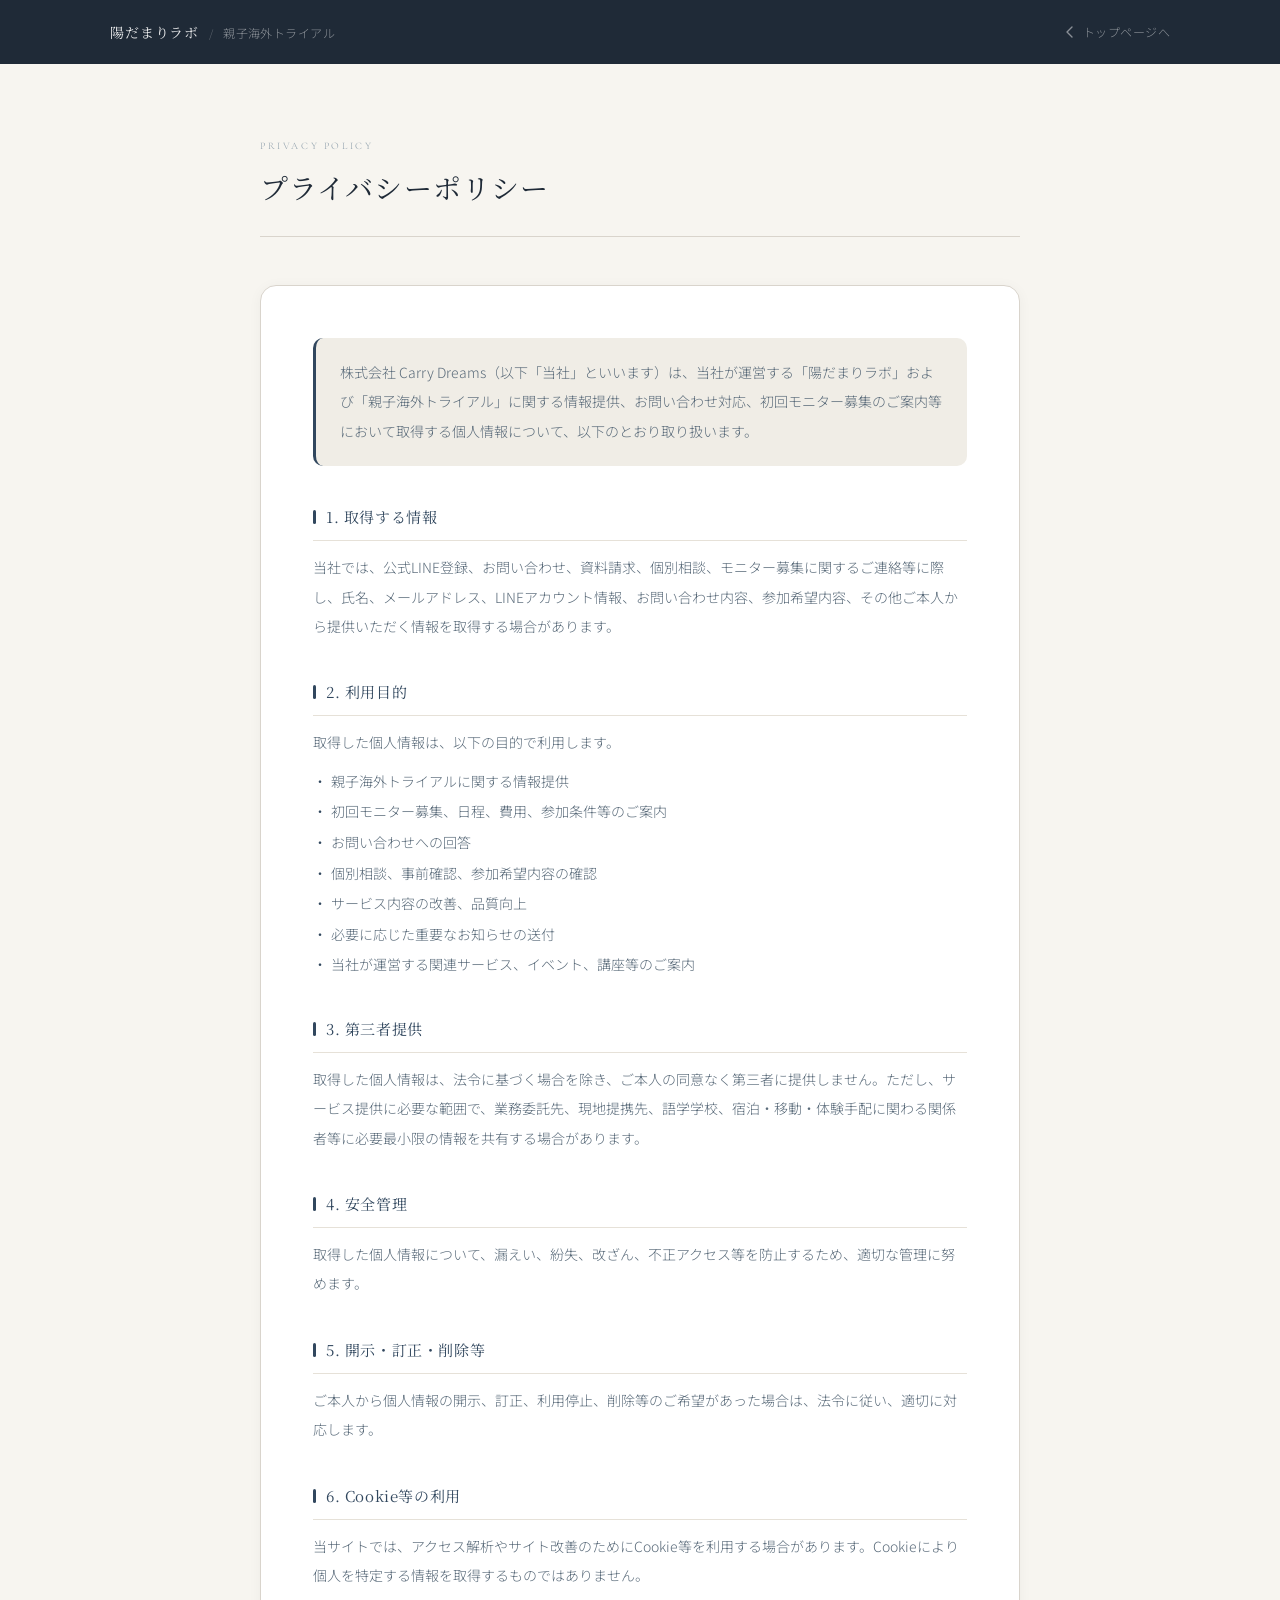
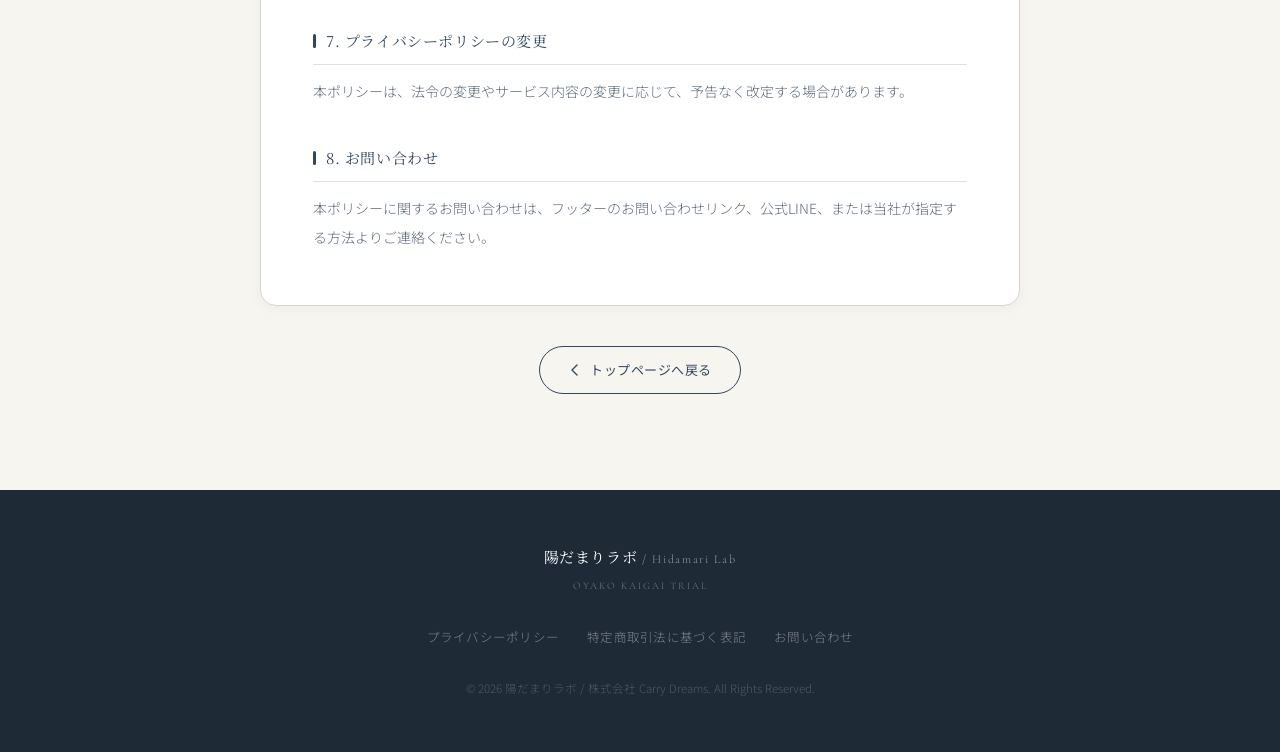
<file: v2/privacy.html>
<!DOCTYPE html>
<html lang="ja">
<head>
  <meta charset="UTF-8">
  <meta name="viewport" content="width=device-width, initial-scale=1.0">
  <title>プライバシーポリシー｜陽だまりラボ</title>
  <link rel="preconnect" href="https://fonts.googleapis.com">
  <link rel="preconnect" href="https://fonts.gstatic.com" crossorigin>
  <link href="https://fonts.googleapis.com/css2?family=Cormorant+Garamond:ital,wght@0,300;0,400;1,300;1,400&family=Noto+Sans+JP:wght@300;400;500&family=Noto+Serif+JP:wght@300;400;500&display=swap" rel="stylesheet">
  <style>
    :root {
      --c-bg:        #F7F5F0;
      --c-ivory:     #F0EDE6;
      --c-sand:      #E6E1D8;
      --c-charcoal:  #1F2A37;
      --c-forest:    #31475E;
      --c-forest-lt: #EBF0F5;
      --c-text:      #2E3440;
      --c-sub:       #5A6B7A;
      --c-hint:      #8A9BA8;
      --c-border:    #D9D4CC;
      --c-white:     #FFFFFF;
      --ff-serif:    'Noto Serif JP','Yu Mincho','游明朝',Georgia,serif;
      --ff-sans:     'Noto Sans JP',sans-serif;
      --ff-en:       'Cormorant Garamond',Georgia,serif;
      --r-md:        10px;
      --r-lg:        16px;
      --sh-sm:       0 2px 14px rgba(0,0,0,0.042);
    }

    *, *::before, *::after { box-sizing: border-box; margin: 0; padding: 0; }
    html { scroll-behavior: smooth; }
    body {
      font-family: var(--ff-sans);
      font-weight: 300;
      color: var(--c-text);
      background: var(--c-bg);
      line-height: 2.0;
      -webkit-font-smoothing: antialiased;
      min-height: 100vh;
      display: flex;
      flex-direction: column;
    }
    a { color: inherit; text-decoration: none; }

    /* ── HEADER ── */
    .page-header {
      background: var(--c-charcoal);
      padding: 0 44px;
    }
    .page-header-inner {
      max-width: 1060px;
      margin: 0 auto;
      height: 64px;
      display: flex;
      align-items: center;
      justify-content: space-between;
      gap: 16px;
    }
    .header-brand {
      display: flex;
      align-items: baseline;
      gap: 10px;
    }
    .header-brand-jp {
      font-family: var(--ff-serif);
      font-size: 14px;
      font-weight: 400;
      color: rgba(255,255,255,0.9);
      letter-spacing: 0.06em;
    }
    .header-brand-sep {
      color: rgba(255,255,255,0.28);
      font-size: 11px;
    }
    .header-brand-sub {
      font-family: var(--ff-sans);
      font-size: 12px;
      font-weight: 300;
      color: rgba(255,255,255,0.48);
      letter-spacing: 0.04em;
    }
    .header-back {
      font-size: 12px;
      font-weight: 300;
      color: rgba(255,255,255,0.48);
      letter-spacing: 0.04em;
      display: flex;
      align-items: center;
      gap: 6px;
      transition: color 0.2s;
      white-space: nowrap;
    }
    .header-back:hover { color: rgba(255,255,255,0.82); }

    /* ── MAIN ── */
    main { flex: 1; padding: 72px 44px 96px; }
    .content-wrap { max-width: 760px; margin: 0 auto; }

    /* ── PAGE TITLE ── */
    .page-title-block {
      margin-bottom: 48px;
      padding-bottom: 28px;
      border-bottom: 1px solid var(--c-border);
    }
    .page-en-label {
      display: block;
      font-family: var(--ff-en);
      font-weight: 300;
      font-size: 10px;
      letter-spacing: 0.26em;
      text-transform: uppercase;
      color: var(--c-hint);
      margin-bottom: 10px;
    }
    .page-title {
      font-family: var(--ff-serif);
      font-size: clamp(22px, 4vw, 28px);
      font-weight: 400;
      color: var(--c-charcoal);
      letter-spacing: 0.04em;
      line-height: 1.5;
    }

    /* ── CARD ── */
    .policy-card {
      background: var(--c-white);
      border: 1px solid var(--c-border);
      border-radius: var(--r-lg);
      padding: clamp(28px, 6vw, 52px);
      box-shadow: var(--sh-sm);
    }

    /* ── INTRO ── */
    .policy-intro {
      font-size: 14px;
      color: var(--c-sub);
      line-height: 2.1;
      margin-bottom: 36px;
      padding: 20px 24px;
      background: var(--c-ivory);
      border-radius: var(--r-md);
      border-left: 3px solid var(--c-forest);
    }

    /* ── SECTIONS ── */
    .policy-section { margin-bottom: 36px; }
    .policy-section:last-child { margin-bottom: 0; }

    .policy-section h2 {
      font-family: var(--ff-serif);
      font-size: 15px;
      font-weight: 400;
      color: var(--c-forest);
      letter-spacing: 0.04em;
      margin-bottom: 12px;
      padding-bottom: 8px;
      border-bottom: 1px solid var(--c-sand);
      display: flex;
      align-items: center;
      gap: 10px;
    }
    .policy-section h2::before {
      content: '';
      display: inline-block;
      width: 3px;
      height: 14px;
      background: var(--c-forest);
      border-radius: 2px;
      flex-shrink: 0;
    }

    .policy-section p {
      font-size: 14px;
      color: var(--c-sub);
      line-height: 2.1;
    }
    .policy-section ul {
      margin-top: 10px;
      padding-left: 0;
      list-style: none;
      display: flex;
      flex-direction: column;
      gap: 4px;
    }
    .policy-section ul li {
      font-size: 14px;
      color: var(--c-sub);
      line-height: 1.9;
      padding-left: 18px;
      position: relative;
    }
    .policy-section ul li::before {
      content: '・';
      position: absolute;
      left: 0;
      color: var(--c-forest);
    }

    /* ── BACK LINK ── */
    .back-link-wrap { margin-top: 40px; text-align: center; }
    .back-link {
      display: inline-flex;
      align-items: center;
      gap: 8px;
      font-size: 13px;
      font-weight: 400;
      color: var(--c-forest);
      border: 1px solid var(--c-forest);
      padding: 10px 28px;
      border-radius: 100px;
      letter-spacing: 0.04em;
      transition: background 0.2s, color 0.2s;
    }
    .back-link:hover { background: var(--c-forest); color: var(--c-white); }

    /* ── FOOTER ── */
    footer {
      background: var(--c-charcoal);
      color: #fff;
      padding: 52px 44px;
      text-align: center;
    }
    .footer-inner { max-width: 1060px; margin: 0 auto; }
    .footer-name {
      font-family: var(--ff-serif);
      font-size: 15px;
      font-weight: 400;
      letter-spacing: 0.04em;
    }
    .footer-en {
      font-family: var(--ff-en);
      font-size: 10px;
      letter-spacing: 0.2em;
      color: rgba(255,255,255,0.38);
      text-transform: uppercase;
      margin-top: 4px;
      margin-bottom: 28px;
    }
    .footer-links {
      display: flex;
      justify-content: center;
      gap: 28px;
      margin-bottom: 28px;
      flex-wrap: wrap;
    }
    .footer-links a {
      color: rgba(255,255,255,0.42);
      font-size: 12.5px;
      letter-spacing: 0.02em;
      transition: color 0.2s;
    }
    .footer-links a:hover { color: rgba(255,255,255,0.78); }
    .footer-copy { font-size: 11.5px; color: rgba(255,255,255,0.22); }

    /* ── RESPONSIVE ── */
    @media (max-width: 768px) {
      .page-header { padding: 0 20px; }
      main { padding: 48px 20px 72px; }
      footer { padding: 40px 20px; }
      .footer-links { gap: 18px; }
      .policy-card { padding: 24px 20px; }
      .policy-intro { padding: 16px 18px; }
    }
    @media (max-width: 480px) {
      .header-brand-sub,
      .header-brand-sep { display: none; }
      .footer-links { flex-direction: column; gap: 12px; align-items: center; }
    }
  </style>
</head>
<body>

<!-- HEADER -->
<header class="page-header">
  <div class="page-header-inner">
    <div class="header-brand">
      <span class="header-brand-jp">陽だまりラボ</span>
      <span class="header-brand-sep">/</span>
      <span class="header-brand-sub">親子海外トライアル</span>
    </div>
    <a href="index.html" class="header-back">
      <svg width="14" height="14" viewBox="0 0 14 14" fill="none" aria-hidden="true">
        <path d="M9 2L4 7L9 12" stroke="currentColor" stroke-width="1.4" stroke-linecap="round" stroke-linejoin="round"/>
      </svg>
      トップページへ
    </a>
  </div>
</header>

<!-- MAIN -->
<main>
  <div class="content-wrap">

    <div class="page-title-block">
      <span class="page-en-label">Privacy Policy</span>
      <h1 class="page-title">プライバシーポリシー</h1>
    </div>

    <div class="policy-card">

      <p class="policy-intro">
        株式会社 Carry Dreams（以下「当社」といいます）は、当社が運営する「陽だまりラボ」および「親子海外トライアル」に関する情報提供、お問い合わせ対応、初回モニター募集のご案内等において取得する個人情報について、以下のとおり取り扱います。
      </p>

      <div class="policy-section">
        <h2>1. 取得する情報</h2>
        <p>当社では、公式LINE登録、お問い合わせ、資料請求、個別相談、モニター募集に関するご連絡等に際し、氏名、メールアドレス、LINEアカウント情報、お問い合わせ内容、参加希望内容、その他ご本人から提供いただく情報を取得する場合があります。</p>
      </div>

      <div class="policy-section">
        <h2>2. 利用目的</h2>
        <p>取得した個人情報は、以下の目的で利用します。</p>
        <ul>
          <li>親子海外トライアルに関する情報提供</li>
          <li>初回モニター募集、日程、費用、参加条件等のご案内</li>
          <li>お問い合わせへの回答</li>
          <li>個別相談、事前確認、参加希望内容の確認</li>
          <li>サービス内容の改善、品質向上</li>
          <li>必要に応じた重要なお知らせの送付</li>
          <li>当社が運営する関連サービス、イベント、講座等のご案内</li>
        </ul>
      </div>

      <div class="policy-section">
        <h2>3. 第三者提供</h2>
        <p>取得した個人情報は、法令に基づく場合を除き、ご本人の同意なく第三者に提供しません。ただし、サービス提供に必要な範囲で、業務委託先、現地提携先、語学学校、宿泊・移動・体験手配に関わる関係者等に必要最小限の情報を共有する場合があります。</p>
      </div>

      <div class="policy-section">
        <h2>4. 安全管理</h2>
        <p>取得した個人情報について、漏えい、紛失、改ざん、不正アクセス等を防止するため、適切な管理に努めます。</p>
      </div>

      <div class="policy-section">
        <h2>5. 開示・訂正・削除等</h2>
        <p>ご本人から個人情報の開示、訂正、利用停止、削除等のご希望があった場合は、法令に従い、適切に対応します。</p>
      </div>

      <div class="policy-section">
        <h2>6. Cookie等の利用</h2>
        <p>当サイトでは、アクセス解析やサイト改善のためにCookie等を利用する場合があります。Cookieにより個人を特定する情報を取得するものではありません。</p>
      </div>

      <div class="policy-section">
        <h2>7. プライバシーポリシーの変更</h2>
        <p>本ポリシーは、法令の変更やサービス内容の変更に応じて、予告なく改定する場合があります。</p>
      </div>

      <div class="policy-section">
        <h2>8. お問い合わせ</h2>
        <p>本ポリシーに関するお問い合わせは、フッターのお問い合わせリンク、公式LINE、または当社が指定する方法よりご連絡ください。</p>
      </div>

    </div>

    <div class="back-link-wrap">
      <a href="index.html" class="back-link">
        <svg width="14" height="14" viewBox="0 0 14 14" fill="none" aria-hidden="true">
          <path d="M9 2L4 7L9 12" stroke="currentColor" stroke-width="1.4" stroke-linecap="round" stroke-linejoin="round"/>
        </svg>
        トップページへ戻る
      </a>
    </div>

  </div>
</main>

<!-- FOOTER -->
<footer>
  <div class="footer-inner">
    <p class="footer-name">陽だまりラボ <span style="font-family:var(--ff-en);font-weight:300;font-size:12px;letter-spacing:0.14em;opacity:0.55;">/ Hidamari Lab</span></p>
    <p class="footer-en">Oyako Kaigai Trial</p>
    <div class="footer-links">
      <a href="privacy.html">プライバシーポリシー</a>
      <a href="tokushoho.html">特定商取引法に基づく表記</a>
      <a href="#">お問い合わせ</a>
    </div>
    <p class="footer-copy">© 2026 陽だまりラボ / 株式会社 Carry Dreams. All Rights Reserved.</p>
  </div>
</footer>

</body>
</html>
</file>
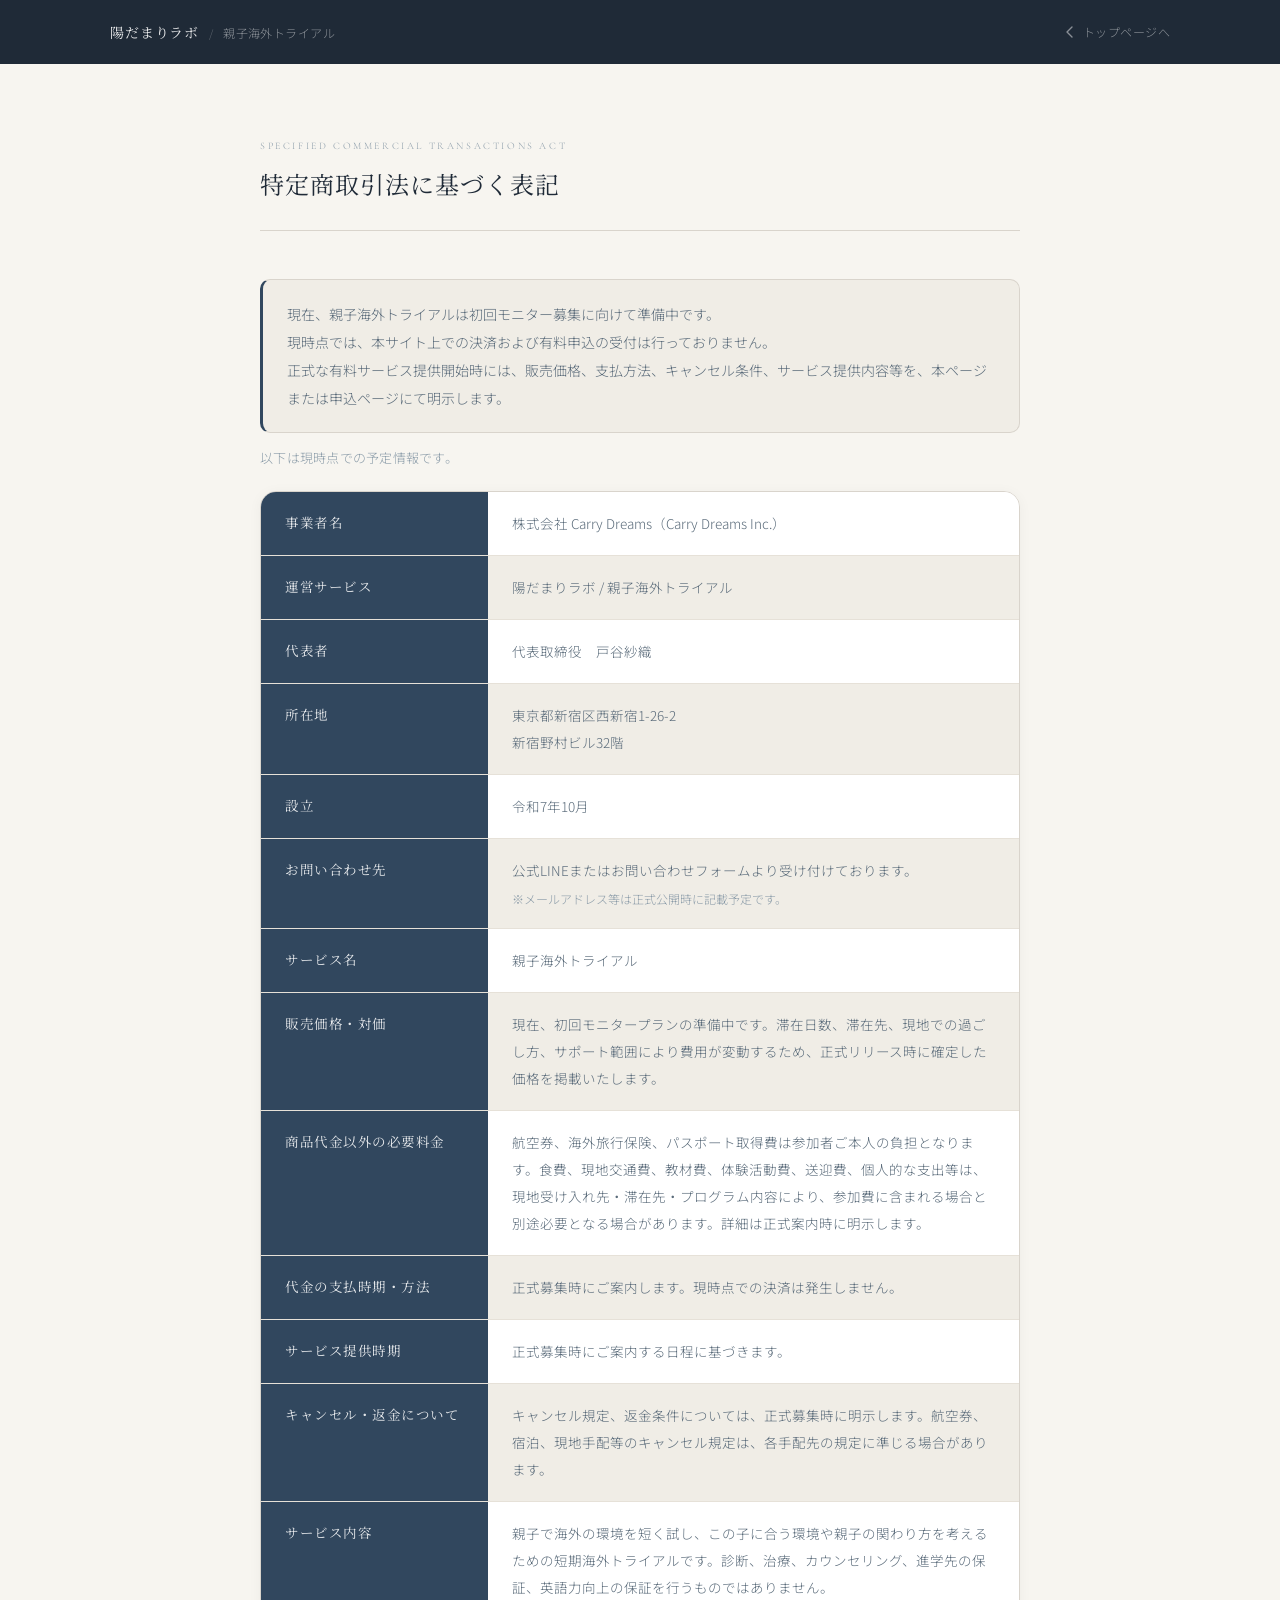
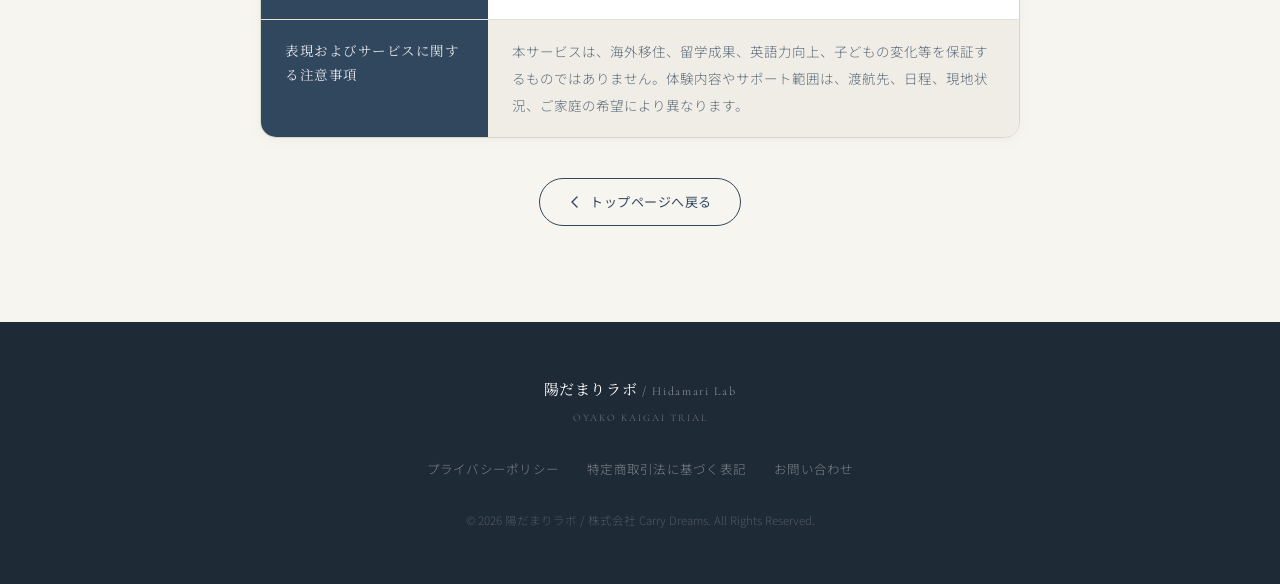
<file: v2/tokushoho.html>
<!DOCTYPE html>
<html lang="ja">
<head>
  <meta charset="UTF-8">
  <meta name="viewport" content="width=device-width, initial-scale=1.0">
  <title>特定商取引法に基づく表記｜陽だまりラボ</title>
  <link rel="preconnect" href="https://fonts.googleapis.com">
  <link rel="preconnect" href="https://fonts.gstatic.com" crossorigin>
  <link href="https://fonts.googleapis.com/css2?family=Cormorant+Garamond:ital,wght@0,300;0,400;1,300;1,400&family=Noto+Sans+JP:wght@300;400;500&family=Noto+Serif+JP:wght@300;400;500&display=swap" rel="stylesheet">
  <style>
    :root {
      --c-bg:        #F7F5F0;
      --c-ivory:     #F0EDE6;
      --c-sand:      #E6E1D8;
      --c-charcoal:  #1F2A37;
      --c-forest:    #31475E;
      --c-forest-lt: #EBF0F5;
      --c-text:      #2E3440;
      --c-sub:       #5A6B7A;
      --c-hint:      #8A9BA8;
      --c-border:    #D9D4CC;
      --c-white:     #FFFFFF;
      --ff-serif:    'Noto Serif JP','Yu Mincho','游明朝',Georgia,serif;
      --ff-sans:     'Noto Sans JP',sans-serif;
      --ff-en:       'Cormorant Garamond',Georgia,serif;
      --r-md:        10px;
      --r-lg:        16px;
      --sh-sm:       0 2px 14px rgba(0,0,0,0.042);
    }

    *, *::before, *::after { box-sizing: border-box; margin: 0; padding: 0; }
    html { scroll-behavior: smooth; }
    body {
      font-family: var(--ff-sans);
      font-weight: 300;
      color: var(--c-text);
      background: var(--c-bg);
      line-height: 2.0;
      -webkit-font-smoothing: antialiased;
      min-height: 100vh;
      display: flex;
      flex-direction: column;
    }
    a { color: inherit; text-decoration: none; }

    /* ── HEADER ── */
    .page-header {
      background: var(--c-charcoal);
      padding: 0 44px;
    }
    .page-header-inner {
      max-width: 1060px;
      margin: 0 auto;
      height: 64px;
      display: flex;
      align-items: center;
      justify-content: space-between;
      gap: 16px;
    }
    .header-brand {
      display: flex;
      align-items: baseline;
      gap: 10px;
    }
    .header-brand-jp {
      font-family: var(--ff-serif);
      font-size: 14px;
      font-weight: 400;
      color: rgba(255,255,255,0.9);
      letter-spacing: 0.06em;
    }
    .header-brand-sep {
      color: rgba(255,255,255,0.28);
      font-size: 11px;
    }
    .header-brand-sub {
      font-family: var(--ff-sans);
      font-size: 12px;
      font-weight: 300;
      color: rgba(255,255,255,0.48);
      letter-spacing: 0.04em;
    }
    .header-back {
      font-size: 12px;
      font-weight: 300;
      color: rgba(255,255,255,0.48);
      letter-spacing: 0.04em;
      display: flex;
      align-items: center;
      gap: 6px;
      transition: color 0.2s;
      white-space: nowrap;
    }
    .header-back:hover { color: rgba(255,255,255,0.82); }

    /* ── MAIN ── */
    main { flex: 1; padding: 72px 44px 96px; }
    .content-wrap { max-width: 760px; margin: 0 auto; }

    /* ── PAGE TITLE ── */
    .page-title-block {
      margin-bottom: 48px;
      padding-bottom: 28px;
      border-bottom: 1px solid var(--c-border);
    }
    .page-en-label {
      display: block;
      font-family: var(--ff-en);
      font-weight: 300;
      font-size: 10px;
      letter-spacing: 0.26em;
      text-transform: uppercase;
      color: var(--c-hint);
      margin-bottom: 10px;
    }
    .page-title {
      font-family: var(--ff-serif);
      font-size: clamp(18px, 3.5vw, 24px);
      font-weight: 400;
      color: var(--c-charcoal);
      letter-spacing: 0.04em;
      line-height: 1.5;
    }

    /* ── NOTICE BANNER ── */
    .notice-banner {
      background: var(--c-ivory);
      border: 1px solid var(--c-border);
      border-left: 3px solid var(--c-forest);
      border-radius: var(--r-md);
      padding: 20px 24px;
      margin-bottom: 12px;
    }
    .notice-banner p {
      font-size: 14px;
      color: var(--c-sub);
      line-height: 2.0;
    }
    .table-lead {
      font-size: 13px;
      color: var(--c-hint);
      letter-spacing: 0.02em;
      margin-bottom: 20px;
    }

    /* ── TABLE CARD ── */
    .policy-card {
      background: var(--c-white);
      border: 1px solid var(--c-border);
      border-radius: var(--r-lg);
      overflow: hidden;
      box-shadow: var(--sh-sm);
    }

    /* ── TABLE ── */
    .toku-table {
      width: 100%;
      border-collapse: collapse;
    }
    .toku-table tr {
      border-bottom: 1px solid var(--c-sand);
    }
    .toku-table tr:last-child { border-bottom: none; }

    .toku-table th {
      width: 30%;
      padding: 18px 24px;
      background: var(--c-forest);
      color: rgba(255,255,255,0.88);
      font-family: var(--ff-serif);
      font-size: 13.5px;
      font-weight: 400;
      letter-spacing: 0.04em;
      vertical-align: top;
      line-height: 1.8;
      text-align: left;
    }
    .toku-table td {
      padding: 18px 24px;
      background: var(--c-white);
      font-size: 13.5px;
      color: var(--c-sub);
      line-height: 2.0;
      vertical-align: top;
    }
    .toku-table tr:nth-child(even) td {
      background: var(--c-ivory);
    }
    .toku-note {
      display: block;
      font-size: 12px;
      color: var(--c-hint);
      margin-top: 4px;
      line-height: 1.8;
    }

    /* ── BACK LINK ── */
    .back-link-wrap { margin-top: 40px; text-align: center; }
    .back-link {
      display: inline-flex;
      align-items: center;
      gap: 8px;
      font-size: 13px;
      font-weight: 400;
      color: var(--c-forest);
      border: 1px solid var(--c-forest);
      padding: 10px 28px;
      border-radius: 100px;
      letter-spacing: 0.04em;
      transition: background 0.2s, color 0.2s;
    }
    .back-link:hover { background: var(--c-forest); color: var(--c-white); }

    /* ── FOOTER ── */
    footer {
      background: var(--c-charcoal);
      color: #fff;
      padding: 52px 44px;
      text-align: center;
    }
    .footer-inner { max-width: 1060px; margin: 0 auto; }
    .footer-name {
      font-family: var(--ff-serif);
      font-size: 15px;
      font-weight: 400;
      letter-spacing: 0.04em;
    }
    .footer-en {
      font-family: var(--ff-en);
      font-size: 10px;
      letter-spacing: 0.2em;
      color: rgba(255,255,255,0.38);
      text-transform: uppercase;
      margin-top: 4px;
      margin-bottom: 28px;
    }
    .footer-links {
      display: flex;
      justify-content: center;
      gap: 28px;
      margin-bottom: 28px;
      flex-wrap: wrap;
    }
    .footer-links a {
      color: rgba(255,255,255,0.42);
      font-size: 12.5px;
      letter-spacing: 0.02em;
      transition: color 0.2s;
    }
    .footer-links a:hover { color: rgba(255,255,255,0.78); }
    .footer-copy { font-size: 11.5px; color: rgba(255,255,255,0.22); }

    /* ── RESPONSIVE ── */
    @media (max-width: 768px) {
      .page-header { padding: 0 20px; }
      main { padding: 48px 20px 72px; }
      footer { padding: 40px 20px; }
      .footer-links { gap: 18px; }
      .notice-banner { padding: 16px 18px; }

      /* テーブルをカード形式に */
      .toku-table,
      .toku-table tbody,
      .toku-table tr { display: block; }
      .toku-table tr { border-bottom: 1px solid var(--c-sand); }
      .toku-table tr:last-child { border-bottom: none; }
      .toku-table th,
      .toku-table td { display: block; width: 100%; padding: 12px 20px; }
      .toku-table th {
        font-size: 12px;
        padding-bottom: 6px;
        border-bottom: none;
      }
      .toku-table td {
        padding-top: 8px;
        padding-bottom: 16px;
        background: var(--c-white) !important;
      }
    }
    @media (max-width: 480px) {
      .header-brand-sub,
      .header-brand-sep { display: none; }
      .footer-links { flex-direction: column; gap: 12px; align-items: center; }
    }
  </style>
</head>
<body>

<!-- HEADER -->
<header class="page-header">
  <div class="page-header-inner">
    <div class="header-brand">
      <span class="header-brand-jp">陽だまりラボ</span>
      <span class="header-brand-sep">/</span>
      <span class="header-brand-sub">親子海外トライアル</span>
    </div>
    <a href="index.html" class="header-back">
      <svg width="14" height="14" viewBox="0 0 14 14" fill="none" aria-hidden="true">
        <path d="M9 2L4 7L9 12" stroke="currentColor" stroke-width="1.4" stroke-linecap="round" stroke-linejoin="round"/>
      </svg>
      トップページへ
    </a>
  </div>
</header>

<!-- MAIN -->
<main>
  <div class="content-wrap">

    <div class="page-title-block">
      <span class="page-en-label">Specified Commercial Transactions Act</span>
      <h1 class="page-title">特定商取引法に基づく表記</h1>
    </div>

    <div class="notice-banner">
      <p>現在、親子海外トライアルは初回モニター募集に向けて準備中です。<br>
      現時点では、本サイト上での決済および有料申込の受付は行っておりません。<br>
      正式な有料サービス提供開始時には、販売価格、支払方法、キャンセル条件、サービス提供内容等を、本ページまたは申込ページにて明示します。</p>
    </div>

    <p class="table-lead">以下は現時点での予定情報です。</p>

    <div class="policy-card">
      <table class="toku-table">
        <tbody>
          <tr>
            <th>事業者名</th>
            <td>株式会社 Carry Dreams（Carry Dreams Inc.）</td>
          </tr>
          <tr>
            <th>運営サービス</th>
            <td>陽だまりラボ / 親子海外トライアル</td>
          </tr>
          <tr>
            <th>代表者</th>
            <td>代表取締役　戸谷紗織</td>
          </tr>
          <tr>
            <th>所在地</th>
            <td>東京都新宿区西新宿1-26-2<br>新宿野村ビル32階</td>
          </tr>
          <tr>
            <th>設立</th>
            <td>令和7年10月</td>
          </tr>
          <tr>
            <th>お問い合わせ先</th>
            <td>
              公式LINEまたはお問い合わせフォームより受け付けております。
              <span class="toku-note">※メールアドレス等は正式公開時に記載予定です。</span>
            </td>
          </tr>
          <tr>
            <th>サービス名</th>
            <td>親子海外トライアル</td>
          </tr>
          <tr>
            <th>販売価格・対価</th>
            <td>現在、初回モニタープランの準備中です。滞在日数、滞在先、現地での過ごし方、サポート範囲により費用が変動するため、正式リリース時に確定した価格を掲載いたします。</td>
          </tr>
          <tr>
            <th>商品代金以外の必要料金</th>
            <td>航空券、海外旅行保険、パスポート取得費は参加者ご本人の負担となります。食費、現地交通費、教材費、体験活動費、送迎費、個人的な支出等は、現地受け入れ先・滞在先・プログラム内容により、参加費に含まれる場合と別途必要となる場合があります。詳細は正式案内時に明示します。</td>
          </tr>
          <tr>
            <th>代金の支払時期・方法</th>
            <td>正式募集時にご案内します。現時点での決済は発生しません。</td>
          </tr>
          <tr>
            <th>サービス提供時期</th>
            <td>正式募集時にご案内する日程に基づきます。</td>
          </tr>
          <tr>
            <th>キャンセル・返金について</th>
            <td>キャンセル規定、返金条件については、正式募集時に明示します。航空券、宿泊、現地手配等のキャンセル規定は、各手配先の規定に準じる場合があります。</td>
          </tr>
          <tr>
            <th>サービス内容</th>
            <td>親子で海外の環境を短く試し、この子に合う環境や親子の関わり方を考えるための短期海外トライアルです。診断、治療、カウンセリング、進学先の保証、英語力向上の保証を行うものではありません。</td>
          </tr>
          <tr>
            <th>表現およびサービスに関する注意事項</th>
            <td>本サービスは、海外移住、留学成果、英語力向上、子どもの変化等を保証するものではありません。体験内容やサポート範囲は、渡航先、日程、現地状況、ご家庭の希望により異なります。</td>
          </tr>
        </tbody>
      </table>
    </div>

    <div class="back-link-wrap">
      <a href="index.html" class="back-link">
        <svg width="14" height="14" viewBox="0 0 14 14" fill="none" aria-hidden="true">
          <path d="M9 2L4 7L9 12" stroke="currentColor" stroke-width="1.4" stroke-linecap="round" stroke-linejoin="round"/>
        </svg>
        トップページへ戻る
      </a>
    </div>

  </div>
</main>

<!-- FOOTER -->
<footer>
  <div class="footer-inner">
    <p class="footer-name">陽だまりラボ <span style="font-family:var(--ff-en);font-weight:300;font-size:12px;letter-spacing:0.14em;opacity:0.55;">/ Hidamari Lab</span></p>
    <p class="footer-en">Oyako Kaigai Trial</p>
    <div class="footer-links">
      <a href="privacy.html">プライバシーポリシー</a>
      <a href="tokushoho.html">特定商取引法に基づく表記</a>
      <a href="#">お問い合わせ</a>
    </div>
    <p class="footer-copy">© 2026 陽だまりラボ / 株式会社 Carry Dreams. All Rights Reserved.</p>
  </div>
</footer>

</body>
</html>
</file>
<file: renkei/assets/css/style.css>
/* ===========================
   CSS Variables
=========================== */
:root {
  --white: #ffffff;
  --ivory: #fafaf6;
  --sand-light: #fdf7f0;
  --sand: #f4e9d8;
  --sand-dark: #e4d0b8;

  /* Ocean & Sky */
  --sky-pale: #eef8fc;
  --sky: #d4edf8;
  --ocean-pale: #c6e6f5;
  --ocean-light: #58b5d4;
  --ocean: #2898be;
  --ocean-deep: #1778a0;

  /* Navy — text / small accents only */
  --navy: #2c4a6e;
  --navy-mid: #3d6090;

  /* Sunset */
  --sunset-pale: #fef5ed;
  --sunset-light: #f8c09a;
  --sunset: #e8895a;
  --sunset-deep: #c96e3a;

  /* Text */
  --text: #1e2c3a;
  --text-mid: #4a5a6e;
  --text-light: #718096;
  --text-muted: #a0adb8;
  --border: #e6ddd0;
  --border-light: #f0ebe3;

  --font: 'Noto Sans JP', 'Hiragino Kaku Gothic ProN', 'Yu Gothic', sans-serif;

  --sp-xs: 0.4rem;
  --sp-sm: 0.875rem;
  --sp-md: 1.5rem;
  --sp-lg: 2.25rem;
  --sp-xl: 3rem;
  --sp-xxl: 4.5rem;

  --r-sm: 8px;
  --r-md: 14px;
  --r-lg: 22px;
  --r-xl: 32px;

  --sh-xs: 0 1px 4px rgba(0,0,0,0.06);
  --sh-sm: 0 2px 12px rgba(0,0,0,0.08);
  --sh-md: 0 4px 22px rgba(0,0,0,0.10);
  --sh-lg: 0 8px 32px rgba(0,0,0,0.12);

  --max: 820px;

  /* ── 旧変数名との互換エイリアス ── */
  --color-navy: var(--navy);
  --color-ocean: var(--ocean);
  --color-text-light: var(--text-light);
  --color-text-muted: var(--text-muted);
  --space-xs: var(--sp-xs);
  --space-sm: var(--sp-sm);
  --space-md: var(--sp-md);
  --space-lg: var(--sp-lg);
  --space-xl: var(--sp-xl);
  --space-xxl: var(--sp-xxl);
}

/* ===========================
   Reset & Base
=========================== */
*, *::before, *::after { box-sizing: border-box; margin: 0; padding: 0; }
html { scroll-behavior: smooth; }
body {
  font-family: var(--font);
  font-size: 16px;
  line-height: 1.75;
  color: var(--text);
  background: var(--ivory);
  -webkit-text-size-adjust: 100%;
}
img { max-width: 100%; height: auto; display: block; }
a { color: var(--ocean); text-decoration: none; }
a:hover { color: var(--navy); text-decoration: underline; }
ul { list-style: none; }
h1, h2, h3, h4 { line-height: 1.4; font-weight: 700; }
h1 { font-size: 1.8rem; }
h2 { font-size: 1.4rem; }
h3 { font-size: 1.15rem; }
h4 { font-size: 1rem; }
p { margin-bottom: var(--sp-sm); }
p:last-child { margin-bottom: 0; }

/* ===========================
   Layout
=========================== */
.container { max-width: var(--max); margin: 0 auto; padding: 0 var(--sp-md); }
.section { padding: var(--sp-lg) 0; }

/* ===========================
   Header / Nav
=========================== */
.site-header {
  background: var(--navy);
  position: sticky;
  top: 0;
  z-index: 100;
  box-shadow: 0 2px 10px rgba(0,0,0,0.12);
}
.site-header .container {
  display: flex;
  align-items: center;
  justify-content: space-between;
  padding-top: 0.45rem;
  padding-bottom: 0.45rem;
}
.site-logo {
  font-size: 0.875rem;
  font-weight: 700;
  color: var(--white);
  line-height: 1.3;
}
.site-logo:hover { color: var(--sunset-light); text-decoration: none; }

.nav-toggle {
  display: flex;
  flex-direction: column;
  gap: 5px;
  cursor: pointer;
  padding: 4px;
  background: none;
  border: none;
}
.nav-toggle span {
  display: block;
  width: 24px;
  height: 2px;
  background: var(--white);
  transition: all 0.3s;
}
.nav-toggle.active span:nth-child(1) { transform: translateY(7px) rotate(45deg); }
.nav-toggle.active span:nth-child(2) { opacity: 0; }
.nav-toggle.active span:nth-child(3) { transform: translateY(-7px) rotate(-45deg); }

.site-nav {
  display: none;
  position: fixed;
  top: 52px;
  left: 0;
  right: 0;
  z-index: 99;
  background: rgba(255,255,255,0.97);
  border-top: 1px solid var(--border-light);
  box-shadow: 0 6px 20px rgba(0,0,0,0.10);
}
.site-nav.open { display: block; }
.site-nav ul { padding: 0.3rem 0; margin: 0; }
.site-nav a {
  display: block;
  color: var(--navy);
  padding: 0.6rem var(--sp-md);
  font-size: 0.88rem;
  font-weight: 500;
  border-bottom: 1px solid var(--border-light);
  transition: background 0.15s, color 0.15s;
  text-decoration: none;
}
.site-nav li:last-child a { border-bottom: none; }
.site-nav a:hover { background: var(--sky-pale); color: var(--ocean); text-decoration: none; }
.site-nav a.current { color: var(--ocean); font-weight: 700; background: rgba(40,152,190,0.06); }

@media (min-width: 768px) {
  .nav-toggle { display: none; }
  .app-header-menu { display: none; }
}

/* ===========================
   Hero (index)
=========================== */
.hero {
  background: linear-gradient(160deg, #142838 0%, #1e3e58 55%, #2c5270 100%);
  color: var(--white);
  padding: var(--sp-xl) 0 calc(var(--sp-xl) + 36px);
  text-align: center;
  position: relative;
  overflow: hidden;
}
.hero::after {
  content: '';
  position: absolute;
  bottom: -1px; left: 0; right: 0;
  height: 48px;
  background: var(--ivory);
  clip-path: ellipse(55% 100% at 50% 100%);
}
.hero-label {
  font-size: 0.72rem;
  letter-spacing: 0.22em;
  opacity: 0.72;
  margin-bottom: var(--sp-sm);
  text-transform: uppercase;
}
.hero h1 { font-size: 1.9rem; margin-bottom: var(--sp-md); line-height: 1.3; }
.hero-sub {
  font-size: 0.92rem;
  opacity: 0.88;
  max-width: 460px;
  margin: 0 auto;
  line-height: 1.85;
}
@media (min-width: 600px) {
  .hero h1 { font-size: 2.2rem; }
  .hero { padding-bottom: calc(var(--sp-xl) + 48px); }
}

/* ===========================
   Page Hero (inner pages)
=========================== */
.page-hero {
  background: linear-gradient(160deg, #142838 0%, #1e3a54 100%);
  color: var(--white);
  padding: var(--sp-lg) 0 var(--sp-md);
  text-align: center;
}
.page-hero .breadcrumb {
  font-size: 0.78rem;
  opacity: 0.72;
  margin-bottom: var(--sp-sm);
}
.page-hero .breadcrumb a { color: rgba(255,255,255,0.8); }
.page-hero .breadcrumb a:hover { color: var(--white); text-decoration: none; }
.page-hero .breadcrumb span { margin: 0 0.4rem; }
.page-hero h1 { font-size: 1.55rem; }
.page-hero p { font-size: 0.88rem; opacity: 0.83; margin-top: 0.5rem; }
.page-hero-subtitle { font-size: 0.97rem; opacity: 0.9; margin-top: 0.35rem; margin-bottom: 0; font-weight: 400; }
@media (min-width: 600px) { .page-hero h1 { font-size: 1.9rem; } }

/* ===========================
   Image Placeholders
=========================== */
.img-ph {
  display: flex;
  align-items: center;
  justify-content: center;
  text-align: center;
  border-radius: var(--r-md);
  overflow: hidden;
  width: 100%;
  position: relative;
}
.img-ph-inner {
  display: flex;
  flex-direction: column;
  align-items: center;
  padding: var(--sp-md);
  gap: 0.4rem;
}
.img-ph-icon { font-size: 2.4rem; line-height: 1; display: block; }
.img-ph-name {
  font-size: 0.9rem;
  font-weight: 700;
  line-height: 1.3;
}
.img-ph-note { font-size: 0.72rem; opacity: 0.7; line-height: 1.4; }

/* Size variants */
.img-ph-hero { min-height: 200px; }
/* Hero placeholder — subtler than gradient cards, not distracting before real photo */
.img-ph-hero.ph-beach { background: #ede8e0; }
.img-ph-scene { min-height: 240px; }
.img-ph-location { min-height: 200px; border-radius: 0; }
.img-ph-food { min-height: 140px; border-radius: 0; }
.img-ph-transport { min-height: 180px; border-radius: 0; }
.img-ph-thumb { min-height: 130px; }
.img-ph-card { min-height: 160px; border-radius: 0; }

/* Scene-specific gradients (muted/desaturated) */
.ph-sky   { background: linear-gradient(145deg, #e8f1f7 0%, #ccdde8 100%); color: #2a4a60; }
.ph-beach { background: linear-gradient(145deg, #f5ece0 0%, #e5d5be 100%); color: #5a3a20; }
.ph-ocean { background: linear-gradient(145deg, #d0e6ef 0%, #a8c8d8 100%); color: #1a3a50; }
.ph-sunset{ background: linear-gradient(145deg, #f5e8d5 0%, #e0c8a8 100%); color: #5a3820; }
.ph-food  { background: linear-gradient(145deg, #f5eee3 0%, #ead8c0 100%); color: #5a3820; }
.ph-pool  { background: linear-gradient(145deg, #d8ecef 0%, #aaccd8 100%); color: #1a3848; }
.ph-shop  { background: linear-gradient(145deg, #f2ece4 0%, #e0d4c4 100%); color: #3a3020; }
.ph-hotel { background: linear-gradient(145deg, #eaf0f5 0%, #ccdae6 100%); color: #1a3050; }
.ph-rain  { background: linear-gradient(145deg, #e4ecf4 0%, #c8d8e8 100%); color: #1a2e48; }
.ph-sand  { background: linear-gradient(145deg, #f5ece0 0%, #e0d0b8 100%); color: #4a3820; }
.ph-neutral { background: linear-gradient(145deg, var(--sand) 0%, var(--sand-dark) 100%); color: var(--text-mid); }

/* ===========================
   Buttons
=========================== */
.btn {
  display: inline-block;
  padding: 0.65rem 1.5rem;
  border-radius: 50px;
  font-size: 0.9rem;
  font-weight: 600;
  font-family: var(--font);
  cursor: pointer;
  transition: all 0.2s;
  text-decoration: none;
  border: 2px solid transparent;
  line-height: 1.4;
  text-align: center;
}
.btn-primary { background: var(--ocean); color: var(--white); border-color: var(--ocean); }
.btn-primary:hover { background: var(--ocean-deep); border-color: var(--ocean-deep); color: var(--white); text-decoration: none; }
.btn-secondary { background: var(--white); color: var(--navy); border-color: var(--navy); }
.btn-secondary:hover { background: var(--navy); color: var(--white); text-decoration: none; }
.btn-sunset { background: var(--sunset); color: var(--white); border-color: var(--sunset); }
.btn-sunset:hover { background: var(--sunset-deep); border-color: var(--sunset-deep); color: var(--white); text-decoration: none; }
.btn-outline { background: transparent; color: var(--ocean); border-color: var(--ocean); }
.btn-outline:hover { background: var(--ocean); color: var(--white); text-decoration: none; }
.btn-sm { padding: 0.4rem 1rem; font-size: 0.8rem; }
.btn-lg { padding: 0.9rem 2rem; font-size: 1rem; }
.btn-block { display: block; width: 100%; }
.mt-md { margin-top: var(--sp-md); }
.mt-sm { margin-top: var(--sp-sm); }
.mt-lg { margin-top: var(--sp-lg); }

/* ===========================
   Entry Cards (index.html)
=========================== */
.card-grid { display: grid; grid-template-columns: 1fr; gap: var(--sp-md); }
@media (min-width: 580px) {
  .card-grid.grid-3 { grid-template-columns: repeat(3, 1fr); }
  .card-grid.grid-2 { grid-template-columns: repeat(2, 1fr); }
}

.entry-card {
  background: var(--white);
  border-radius: var(--r-sm);
  overflow: hidden;
  box-shadow: none;
  border: 1px solid var(--border);
  display: flex;
  flex-direction: column;
  transition: border-color 0.2s, box-shadow 0.2s;
}
.entry-card:hover { border-color: var(--sand-dark); box-shadow: var(--sh-xs); }
.entry-card-body { padding: var(--sp-md); flex: 1; display: flex; flex-direction: column; }
.entry-card-num {
  font-size: 0.6rem;
  font-weight: 700;
  letter-spacing: 0.1em;
  color: var(--text-muted);
  display: block;
  margin-bottom: 0.5rem;
}
.entry-card h2 { color: var(--navy); margin-bottom: var(--sp-xs); font-size: 1.08rem; }
.entry-card p { color: var(--text-light); font-size: 0.87rem; flex: 1; margin-bottom: var(--sp-sm); }
.entry-card-link {
  font-size: 0.83rem;
  color: var(--ocean);
  text-decoration: none;
  font-weight: 600;
  display: inline-flex;
  align-items: center;
  margin-top: auto;
  padding-top: var(--sp-xs);
}
.entry-card-link::after { content: ' →'; }
.entry-card-link:hover { color: var(--navy); text-decoration: underline; }

/* Info card (plain) */
.info-card {
  background: var(--white);
  border-radius: var(--r-md);
  padding: var(--sp-md) var(--sp-lg);
  box-shadow: var(--sh-xs);
  border: 1px solid var(--border-light);
  display: flex;
  flex-direction: column;
}
.info-card h3 { color: var(--navy); margin-bottom: var(--sp-xs); }
.info-card p { color: var(--text-light); font-size: 0.9rem; flex: 1; }

/* ===========================
   Scene Sections (family-guide)
=========================== */
.scene { padding: var(--sp-lg) 0; }
.scene-white { background: var(--white); }
.scene-ivory { background: var(--ivory); }
.scene-sand { background: #faf4ec; }
.scene-sky { background: #f4f8fb; }

.scene-label {
  display: inline-block;
  font-size: 0.65rem;
  font-weight: 700;
  letter-spacing: 0.16em;
  text-transform: uppercase;
  color: var(--text-muted);
  margin-bottom: 0.4rem;
}
.scene h2 {
  color: var(--navy);
  font-size: 1.4rem;
  margin-bottom: var(--sp-sm);
}
.scene-intro {
  font-size: 0.93rem;
  color: var(--text-mid);
  margin-bottom: var(--sp-lg);
  line-height: 1.75;
}

/* ===========================
   Talk Note (conversation prompt)
=========================== */
.speech-bubble {
  background: var(--sand-light);
  border: 1px solid var(--border);
  border-left: 3px solid var(--sand-dark);
  border-radius: 0 var(--r-sm) var(--r-sm) 0;
  padding: var(--sp-sm) var(--sp-md);
  margin: var(--sp-md) 0 0;
}
.speech-bubble::before {
  content: '親子で話してみよう';
  display: block;
  font-size: 0.62rem;
  font-weight: 700;
  letter-spacing: 0.12em;
  color: var(--text-muted);
  margin-bottom: 0.5rem;
}
.speech-bubble p {
  font-size: 0.92rem;
  font-weight: 500;
  color: var(--navy);
  margin-bottom: 0.3rem;
  line-height: 1.65;
}
.speech-bubble p:last-child { margin-bottom: 0; }

/* ===========================
   Journey Steps
=========================== */
.journey-grid {
  display: grid;
  grid-template-columns: 1fr;
  gap: var(--sp-sm);
  margin: var(--sp-md) 0;
}
@media (min-width: 600px) {
  .journey-grid { grid-template-columns: repeat(2, 1fr); }
}

.journey-card {
  background: var(--white);
  border-radius: var(--r-sm);
  overflow: hidden;
  box-shadow: none;
  border: 1px solid var(--border);
}
.journey-card-img { width: 100%; height: 160px; overflow: hidden; }

.journey-card-body {
  padding: var(--sp-sm) var(--sp-md);
  display: flex;
  align-items: flex-start;
  gap: var(--sp-sm);
}
.journey-num {
  width: 26px;
  height: 26px;
  background: var(--navy);
  color: var(--white);
  border-radius: 4px;
  font-size: 0.78rem;
  font-weight: 700;
  display: flex;
  align-items: center;
  justify-content: center;
  flex-shrink: 0;
  margin-top: 2px;
  letter-spacing: 0.02em;
}
.journey-card-body h4 { color: var(--navy); font-size: 0.95rem; margin-bottom: 0.2rem; }
.journey-card-body .en-name {
  font-size: 0.7rem;
  color: var(--text-muted);
  font-weight: 600;
  letter-spacing: 0.06em;
  margin-bottom: 0.2rem;
  display: block;
  text-transform: uppercase;
}
.journey-card-body p { font-size: 0.82rem; color: var(--text-light); margin: 0; }

/* Legacy journey steps (parent guide) */
.journey-steps { display: flex; flex-direction: column; gap: 0; margin: var(--sp-md) 0; }
.journey-step {
  display: flex;
  gap: var(--sp-sm);
  align-items: flex-start;
  padding-bottom: var(--sp-sm);
  position: relative;
}
.journey-step:not(:last-child)::after {
  content: '';
  position: absolute;
  left: 20px;
  top: 44px;
  bottom: 0;
  width: 2px;
  background: var(--sky);
}
.journey-step-icon {
  width: 42px; height: 42px;
  background: #edf2f7;
  border-radius: 50%;
  display: flex; align-items: center; justify-content: center;
  font-size: 0.82rem;
  font-weight: 700;
  color: var(--navy);
  flex-shrink: 0;
  position: relative; z-index: 1;
}
.journey-step-body h4 { color: var(--navy); font-size: 0.95rem; margin-bottom: 0.2rem; }
.journey-step-body p { font-size: 0.83rem; color: var(--text-light); margin: 0; }

/* ===========================
   Location Cards
=========================== */
.location-card-grid {
  display: grid;
  grid-template-columns: 1fr;
  gap: var(--sp-md);
  margin: var(--sp-md) 0;
}
@media (min-width: 580px) {
  .location-card-grid.grid-3 { grid-template-columns: repeat(3, 1fr); }
  .location-card-grid.grid-2 { grid-template-columns: repeat(2, 1fr); }
}

.location-card {
  background: var(--white);
  border-radius: var(--r-sm);
  overflow: hidden;
  box-shadow: none;
  border: 1px solid var(--border);
}
.location-card-img { width: 100%; height: 200px; overflow: hidden; }
.location-card-body { padding: var(--sp-sm) var(--sp-md); }
.location-type {
  font-size: 0.65rem;
  font-weight: 700;
  text-transform: uppercase;
  letter-spacing: 0.14em;
  color: var(--text-muted);
  margin-bottom: 0.3rem;
  display: block;
}
.location-en {
  font-size: 0.78rem;
  color: var(--text-muted);
  font-weight: 500;
  margin-bottom: 0.25rem;
}
.location-card h3 { font-size: 1.1rem; color: var(--navy); margin-bottom: 0.4rem; }
.location-card p { font-size: 0.83rem; color: var(--text-light); margin: 0; line-height: 1.55; }

/* ===========================
   Food Cards
=========================== */
.food-card-grid {
  display: grid;
  grid-template-columns: repeat(2, 1fr);
  gap: var(--sp-sm);
  margin: var(--sp-md) 0;
}
@media (min-width: 500px) { .food-card-grid { grid-template-columns: repeat(3, 1fr); } }
@media (min-width: 700px) { .food-card-grid.grid-4 { grid-template-columns: repeat(4, 1fr); } }

.food-card {
  background: var(--white);
  border-radius: var(--r-sm);
  overflow: hidden;
  box-shadow: none;
  border: 1px solid var(--border);
}
.food-card-img { width: 100%; height: 130px; overflow: hidden; }
.food-card-body { padding: 0.6rem var(--sp-sm); }
.food-card h4 { font-size: 0.9rem; color: var(--navy); margin-bottom: 0.15rem; line-height: 1.3; }
.food-card .food-en { font-size: 0.72rem; color: var(--text-muted); }
.food-card p { font-size: 0.78rem; color: var(--text-light); margin: 0.2rem 0 0; }

/* ===========================
   Transport Cards
=========================== */
.transport-card-grid {
  display: grid;
  grid-template-columns: 1fr;
  gap: var(--sp-sm);
  margin: var(--sp-md) 0;
}
@media (min-width: 500px) { .transport-card-grid { grid-template-columns: repeat(2, 1fr); } }

.transport-card {
  background: var(--white);
  border-radius: var(--r-sm);
  overflow: hidden;
  box-shadow: none;
  border: 1px solid var(--border);
  display: flex;
}
.transport-card-img { width: 130px; flex-shrink: 0; overflow: hidden; }
.transport-card-img .img-ph { height: 100%; min-height: 120px; border-radius: 0; }
.transport-card-body { padding: var(--sp-sm) var(--sp-md); display: flex; flex-direction: column; justify-content: center; }
.transport-card h4 { font-size: 0.95rem; color: var(--navy); margin-bottom: 0.25rem; }
.transport-card .transport-en { font-size: 0.68rem; color: var(--text-muted); font-weight: 700; letter-spacing: 0.08em; text-transform: uppercase; margin-bottom: 0.25rem; }
.transport-card p { font-size: 0.82rem; color: var(--text-light); margin: 0; }

/* ===========================
   Discovery Grid
=========================== */
.find-grid {
  display: grid;
  grid-template-columns: repeat(2, 1fr);
  gap: var(--sp-sm);
  margin: var(--sp-md) 0;
}
@media (min-width: 400px) { .find-grid { grid-template-columns: repeat(3, 1fr); } }
@media (min-width: 600px) { .find-grid { grid-template-columns: repeat(4, 1fr); } }

.find-item {
  background: var(--white);
  border: 1px solid var(--border);
  border-radius: var(--r-sm);
  padding: var(--sp-sm) var(--sp-xs);
  text-align: center;
  font-size: 0.82rem;
  color: var(--navy);
  font-weight: 500;
  transition: border-color 0.2s;
}
.find-item:hover { border-color: var(--sand-dark); }
.find-item-icon { font-size: 1.5rem; margin-bottom: 0.25rem; display: block; }
.find-item-name { display: block; line-height: 1.4; }
.find-item-en { display: block; font-size: 0.65rem; color: var(--text-muted); margin-top: 0.1rem; }

/* ===========================
   Bullet & Check Lists
=========================== */
.bullet-list { margin: var(--sp-sm) 0; }
.bullet-list li {
  padding: 0.3rem 0 0.3rem 1.4rem;
  position: relative;
  font-size: 0.93rem;
  color: var(--text);
}
.bullet-list li::before { content: '–'; color: var(--sand-dark); position: absolute; left: 0; font-weight: 500; }

.check-list { margin: var(--sp-sm) 0; }
.check-list li {
  padding: 0.3rem 0 0.3rem 1.5rem;
  position: relative;
  font-size: 0.88rem;
  color: var(--text);
  border-bottom: 1px solid var(--border-light);
}
.check-list li:last-child { border-bottom: none; }
.check-list li::before { content: '→'; color: var(--text-muted); position: absolute; left: 0; font-size: 0.8rem; }

/* ===========================
   Accordion
=========================== */
.accordion {
  border: 1px solid var(--border);
  border-radius: var(--r-md);
  overflow: hidden;
  margin-bottom: var(--sp-sm);
  box-shadow: var(--sh-xs);
}
.accordion-header {
  display: flex;
  align-items: center;
  justify-content: space-between;
  padding: var(--sp-md);
  background: var(--white);
  cursor: pointer;
  user-select: none;
  border: none;
  width: 100%;
  text-align: left;
  font-family: var(--font);
  gap: var(--sp-sm);
  transition: background 0.2s;
}
.accordion-header:hover { background: var(--sand-light); }
.accordion-header.open { background: var(--sky-pale); border-bottom: 1px solid var(--border); }
.accordion-header-left { display: flex; align-items: center; gap: var(--sp-sm); flex: 1; }
.accordion-icon { font-size: 1.25rem; flex-shrink: 0; }
.accordion-title { font-size: 0.97rem; font-weight: 700; color: var(--navy); line-height: 1.4; }
.accordion-subtitle { font-size: 0.78rem; color: var(--text-muted); margin-top: 0.2rem; }
.accordion-arrow { font-size: 0.75rem; color: var(--text-muted); transition: transform 0.3s; flex-shrink: 0; }
.accordion-header.open .accordion-arrow { transform: rotate(180deg); }
.accordion-body { display: none; padding: var(--sp-md); background: var(--white); }
.accordion-body.open { display: block; }

/* ===========================
   Comparison Table
=========================== */
.table-scroll {
  overflow-x: auto;
  -webkit-overflow-scrolling: touch;
  margin: var(--sp-md) 0;
  border-radius: var(--r-sm);
  border: 1px solid var(--border);
}
.compare-table { width: 100%; border-collapse: collapse; font-size: 0.85rem; min-width: 480px; }
.compare-table th {
  background: var(--navy);
  color: var(--white);
  padding: 0.7rem var(--sp-sm);
  text-align: left;
  font-size: 0.8rem;
  font-weight: 600;
}
.compare-table td {
  padding: 0.7rem var(--sp-sm);
  border-bottom: 1px solid var(--border);
  vertical-align: top;
  line-height: 1.55;
}
.compare-table tr:last-child td { border-bottom: none; }
.compare-table tr:nth-child(even) td { background: var(--ivory); }
.compare-table .label-cell { font-weight: 600; color: var(--navy); white-space: nowrap; font-size: 0.8rem; }

.tag { display: inline-block; padding: 0.18rem 0.55rem; border-radius: 50px; font-size: 0.7rem; font-weight: 700; }
.tag-good { background: #e8f5e9; color: #2e7d32; }
.tag-caution { background: #fff8e1; color: #e65100; }
.tag-note { background: var(--sky-pale); color: var(--ocean); }

/* ===========================
   Note / Info Boxes
=========================== */
.note-box {
  background: var(--ivory);
  border: 1px solid var(--border);
  border-radius: var(--r-sm);
  padding: var(--sp-md);
  font-size: 0.85rem;
  color: var(--text-light);
  margin: var(--sp-md) 0;
  line-height: 1.75;
}
.note-box .note-label {
  font-weight: 700;
  color: var(--navy);
  margin-bottom: 0.4rem;
  font-size: 0.78rem;
  letter-spacing: 0.05em;
  display: block;
}
.caution-box {
  background: #fff8e1;
  border: 1px solid #ffe082;
  border-radius: var(--r-sm);
  padding: var(--sp-md);
  font-size: 0.85rem;
  color: #5d4037;
  margin: var(--sp-md) 0;
  line-height: 1.75;
}
.info-box {
  background: var(--sky-pale);
  border: 1px solid var(--sky);
  border-radius: var(--r-sm);
  padding: var(--sp-md);
  font-size: 0.85rem;
  color: var(--navy);
  margin: var(--sp-md) 0;
  line-height: 1.75;
}
.label-confirm {
  display: inline-block;
  background: #fff8e1;
  border: 1px solid #ffe082;
  border-radius: 4px;
  padding: 0.12rem 0.45rem;
  font-size: 0.68rem;
  font-weight: 700;
  color: #e65100;
  margin-right: 0.3rem;
  vertical-align: middle;
}

/* ===========================
   Emergency Card
=========================== */
.emergency-card {
  background: var(--navy);
  color: var(--white);
  border-radius: var(--r-md);
  padding: var(--sp-lg);
  margin: var(--sp-md) 0;
}
.emergency-card-title {
  font-size: 0.8rem;
  font-weight: 700;
  color: var(--sunset-light);
  text-transform: uppercase;
  letter-spacing: 0.12em;
  margin-bottom: var(--sp-md);
}
.emergency-group { margin-bottom: var(--sp-md); }
.emergency-group-label {
  font-size: 0.72rem;
  color: rgba(255,255,255,0.6);
  text-transform: uppercase;
  letter-spacing: 0.1em;
  margin-bottom: 0.5rem;
  font-weight: 700;
}
.emergency-item {
  display: flex;
  justify-content: space-between;
  align-items: flex-start;
  padding: 0.55rem 0;
  border-bottom: 1px solid rgba(255,255,255,0.1);
  gap: var(--sp-sm);
  font-size: 0.88rem;
}
.emergency-item:last-child { border-bottom: none; }
.emergency-item-label { color: rgba(255,255,255,0.72); font-size: 0.82rem; flex: 1; }
.emergency-item-value { font-weight: 700; color: var(--white); text-align: right; font-size: 0.9rem; }
.emergency-note { font-size: 0.78rem; color: rgba(255,255,255,0.6); margin-top: var(--sp-sm); line-height: 1.65; }

/* ===========================
   Area Cards
=========================== */
.area-grid {
  display: grid;
  grid-template-columns: 1fr;
  gap: var(--sp-sm);
  margin: var(--sp-md) 0;
}
@media (min-width: 540px) { .area-grid { grid-template-columns: repeat(2, 1fr); } }
.area-card { background: var(--ivory); border: 1px solid var(--border); border-radius: var(--r-sm); padding: var(--sp-md); }
.area-tag { font-size: 0.68rem; color: var(--ocean); font-weight: 700; text-transform: uppercase; letter-spacing: 0.1em; margin-bottom: 0.3rem; display: block; }
.area-card h4 { color: var(--navy); margin-bottom: 0.4rem; font-size: 0.95rem; }
.area-card p { font-size: 0.83rem; color: var(--text-light); margin: 0; }

/* Packing grid */
.pack-grid { display: grid; grid-template-columns: repeat(2, 1fr); gap: 0.4rem; margin: var(--sp-sm) 0; }
@media (min-width: 500px) { .pack-grid { grid-template-columns: repeat(3, 1fr); } }
.pack-item {
  background: var(--ivory);
  border: 1px solid var(--border);
  border-radius: 6px;
  padding: 0.4rem 0.6rem;
  font-size: 0.8rem;
  color: var(--text);
  display: flex;
  align-items: center;
  gap: 0.35rem;
}

/* ===========================
   Checklist Page
=========================== */
.checklist-summary {
  background: var(--sky-pale);
  border: 1px solid var(--sky);
  border-radius: var(--r-md);
  padding: var(--sp-md) var(--sp-lg);
  display: flex;
  align-items: center;
  gap: var(--sp-md);
  margin-bottom: var(--sp-lg);
}
.checklist-summary-num { font-size: 2rem; font-weight: 700; color: var(--ocean); line-height: 1; }
.checklist-summary-label { font-size: 0.85rem; color: var(--text-light); line-height: 1.5; }
.progress-bar { height: 6px; background: var(--sand); border-radius: 3px; overflow: hidden; margin-top: 0.5rem; }
.progress-fill { height: 100%; background: var(--ocean); border-radius: 3px; transition: width 0.4s ease; width: 0%; }

.checklist-toolbar { display: flex; gap: var(--sp-sm); flex-wrap: wrap; margin-bottom: var(--sp-lg); align-items: center; }

.checklist-category {
  background: var(--white);
  border: 1px solid var(--border);
  border-radius: var(--r-md);
  overflow: hidden;
  margin-bottom: var(--sp-md);
  box-shadow: var(--sh-xs);
}
.checklist-cat-header {
  background: var(--ocean);
  color: var(--white);
  padding: 0.75rem var(--sp-md);
  display: flex;
  align-items: center;
  gap: var(--sp-sm);
}
.checklist-cat-header h3 { font-size: 0.93rem; font-weight: 700; flex: 1; }
.checklist-cat-icon { font-size: 1.05rem; }
.cat-progress { font-size: 0.78rem; opacity: 0.8; white-space: nowrap; }

.checklist-items { padding: 0 var(--sp-md); }
.checklist-item {
  display: flex;
  align-items: flex-start;
  gap: 0.75rem;
  padding: 0.75rem 0;
  border-bottom: 1px solid var(--border-light);
  cursor: pointer;
}
.checklist-item:last-child { border-bottom: none; }
.checklist-item input[type="checkbox"] {
  width: 20px;
  height: 20px;
  flex-shrink: 0;
  margin-top: 2px;
  cursor: pointer;
  accent-color: var(--ocean);
}
.checklist-item label { font-size: 0.9rem; color: var(--text); cursor: pointer; line-height: 1.55; flex: 1; }
.checklist-item.checked label { color: var(--text-muted); text-decoration: line-through; }

/* ===========================
   Sources
=========================== */
.sources-section { background: var(--sand-light); border-top: 1px solid var(--border); padding: var(--sp-xl) 0; }
.source-item { font-size: 0.8rem; color: var(--text-light); padding: 0.55rem 0; border-bottom: 1px solid var(--border); line-height: 1.6; }
.source-item:last-child { border-bottom: none; }
.source-item strong { color: var(--text); }
.source-item a { color: var(--ocean); word-break: break-all; font-size: 0.75rem; }

/* ===========================
   Footer
=========================== */
.site-footer {
  background: var(--navy);
  color: rgba(255,255,255,0.7);
  padding: var(--sp-xl) 0 var(--sp-md);
  font-size: 0.82rem;
}
.footer-inner { display: flex; flex-direction: column; gap: var(--sp-md); margin-bottom: var(--sp-md); }
@media (min-width: 580px) { .footer-inner { flex-direction: row; justify-content: space-between; align-items: flex-start; } }
.footer-logo { color: var(--white); font-weight: 700; font-size: 0.95rem; margin-bottom: 0.3rem; }
.footer-nav ul { display: flex; flex-wrap: wrap; gap: var(--sp-sm); }
.footer-nav a { color: rgba(255,255,255,0.72); font-size: 0.82rem; }
.footer-nav a:hover { color: var(--white); text-decoration: none; }
.footer-notice {
  background: rgba(0,0,0,0.2);
  border-radius: var(--r-sm);
  padding: var(--sp-md);
  font-size: 0.78rem;
  color: rgba(255,255,255,0.65);
  line-height: 1.75;
  margin-bottom: var(--sp-md);
}
.footer-notice strong { color: rgba(255,255,255,0.85); }
.footer-copyright {
  border-top: 1px solid rgba(255,255,255,0.1);
  padding-top: var(--sp-sm);
  text-align: center;
  font-size: 0.73rem;
  color: rgba(255,255,255,0.45);
}

/* ===========================
   Back to Top
=========================== */
.back-to-top {
  position: fixed;
  bottom: 1.5rem;
  right: 1.5rem;
  width: 44px;
  height: 44px;
  background: var(--navy);
  color: var(--white);
  border: none;
  border-radius: 50%;
  font-size: 1.1rem;
  cursor: pointer;
  opacity: 0;
  pointer-events: none;
  transition: opacity 0.3s;
  display: flex;
  align-items: center;
  justify-content: center;
  box-shadow: var(--sh-md);
  z-index: 50;
  font-family: sans-serif;
}
.back-to-top.visible { opacity: 1; pointer-events: auto; }
.back-to-top:hover { background: var(--ocean); }

/* ===========================
   Utilities
=========================== */
.text-center { text-align: center; }
.text-ocean { color: var(--ocean); }
.text-navy { color: var(--navy); }
.text-muted { color: var(--text-muted); }
.bg-sand { background: var(--sand-light); }
.bg-white { background: var(--white); }
.bg-sky { background: var(--sky-pale); }
.mb-sm { margin-bottom: var(--sp-sm); }
.mb-md { margin-bottom: var(--sp-md); }
.mb-lg { margin-bottom: var(--sp-lg); }
.divider { border: none; border-top: 1px solid var(--border); margin: var(--sp-lg) 0; }

/* ===========================
   Real Photos
=========================== */

/* 実写真をカードコンテナ内に収める */
.card-photo {
  width: 100%;
  height: 100%;
  object-fit: cover;
  display: block;
}

/* transport-card の画像エリアに入れる場合 */
.transport-card-img img.card-photo {
  width: 100%;
  height: 130px;
  min-height: 120px;
  object-fit: cover;
}

/* シーンの主役写真（セクション内の大きな1枚） */
.scene-photo {
  margin: var(--sp-md) 0 var(--sp-lg);
}

.scene-photo img {
  width: 100%;
  height: 260px;
  object-fit: cover;
  object-position: center 35%;
  border-radius: var(--r-sm);
  display: block;
}

.scene-photo figcaption {
  font-size: 0.75rem;
  color: var(--text-muted);
  padding: 0.4rem 0.25rem;
  line-height: 1.45;
}

@media (min-width: 600px) {
  .scene-photo img { height: 340px; }
}

/* 写真の下キャプション */
.photo-caption {
  font-size: 0.72rem;
  color: var(--text-muted);
  padding: 0.3rem 0.75rem 0.6rem;
  line-height: 1.45;
  background: var(--ivory);
}

/* ===========================
   Family Hero (photo background)
=========================== */
.family-hero {
  position: relative;
  height: 360px;
  overflow: hidden;
  display: flex;
  align-items: flex-end;
}
.family-hero-img {
  position: absolute;
  inset: 0;
  width: 100%;
  height: 100%;
  object-fit: cover;
  object-position: center 45%;
}
.family-hero-overlay {
  position: absolute;
  inset: 0;
  background: linear-gradient(to bottom, rgba(8,20,32,0.03) 0%, rgba(8,20,32,0.04) 38%, rgba(8,20,32,0.48) 100%);
  display: flex;
  align-items: flex-end;
  width: 100%;
}
.family-hero-overlay .container { padding-bottom: var(--sp-xl); }
.family-hero-label {
  font-size: 0.68rem;
  letter-spacing: 0.22em;
  text-transform: uppercase;
  color: rgba(255,255,255,0.72);
  margin-bottom: var(--sp-sm);
  display: block;
}
.family-hero h1 {
  font-size: 2rem;
  color: var(--white);
  line-height: 1.25;
  margin-bottom: var(--sp-sm);
  text-shadow: 0 1px 10px rgba(0,0,0,0.35);
}
.family-hero-sub {
  font-size: 0.9rem;
  color: rgba(255,255,255,0.84);
  text-shadow: 0 1px 6px rgba(0,0,0,0.28);
  margin-top: 0.45rem;
  font-weight: 400;
  line-height: 1.5;
}
@media (min-width: 768px) {
  .family-hero { height: 440px; }
  .family-hero h1 { font-size: 2.4rem; }
}
@media (min-width: 1024px) {
  .family-hero { height: 500px; }
  .family-hero h1 { font-size: 2.7rem; }
}

/* ===========================
   Family Hero — badge label
=========================== */
.fg-hero-badge {
  display: inline-block;
  background: rgba(255, 218, 80, 0.92);
  color: #5a3c00;
  font-size: 0.7rem;
  font-weight: 700;
  letter-spacing: 0.04em;
  padding: 0.22rem 0.65rem;
  border-radius: 3px;
  margin-bottom: var(--sp-sm);
}

/* ===========================
   Family Guide — Category cards
=========================== */
.fg-category {
  background: var(--sand-light);
  padding: var(--sp-lg) 0;
  border-bottom: 1px solid var(--border-light);
}
.fg-cat-grid {
  display: grid;
  grid-template-columns: repeat(2, 1fr);
  gap: 0.6rem;
}
@media (min-width: 640px) {
  .fg-cat-grid { grid-template-columns: repeat(3, 1fr); gap: var(--sp-sm); }
}
.fg-cat-card {
  display: flex;
  flex-direction: column;
  background: var(--white);
  border-radius: 10px;
  overflow: hidden;
  box-shadow: 0 2px 10px rgba(0,0,0,0.08);
  text-decoration: none;
  transition: box-shadow 0.2s, transform 0.2s;
}
.fg-cat-card:hover {
  box-shadow: 0 4px 18px rgba(0,0,0,0.14);
  transform: translateY(-2px);
  text-decoration: none;
}
.fg-cat-photo {
  width: 100%;
  aspect-ratio: 4 / 3;
  overflow: hidden;
}
.fg-cat-photo img {
  width: 100%;
  height: 100%;
  object-fit: cover;
}
.fg-cat-photo--transport { background: #d6edf5; }
.fg-cat-photo--food      { background: #fdf5de; }
.fg-cat-photo--beach     { background: #c8ecf5; }
.fg-cat-photo--town      { background: #e8e2d8; }
.fg-cat-photo--hotel     { background: #e8f2f8; }
.fg-cat-photo--trouble   { background: #eef6ea; }
.fg-cat-info {
  display: flex;
  align-items: center;
  gap: 0.4rem;
  padding: 0.5rem 0.6rem;
  border-top: 1px solid var(--border-light);
}
.fg-cat-icon {
  width: 20px;
  height: 20px;
  max-width: 20px;
  max-height: 20px;
  flex: none;
  display: block;
  color: var(--ocean);
}
.fg-cat-text {
  flex: 1;
  display: flex;
  flex-direction: column;
  gap: 0.08rem;
}
.fg-cat-name {
  font-size: 0.85rem;
  font-weight: 700;
  color: var(--navy);
  line-height: 1.2;
}
.fg-cat-sub {
  font-size: 0.67rem;
  color: var(--text-light);
  line-height: 1.35;
}
.fg-cat-arrow {
  font-size: 0.95rem;
  color: var(--ocean-light);
  line-height: 1;
}

/* ===========================
   Family Guide — Discovery section
=========================== */
.fg-discover {
  background: var(--ivory);
  padding: var(--sp-lg) 0;
}
.fg-discover-heading {
  font-size: 1rem;
  font-weight: 700;
  color: var(--navy);
  margin-bottom: 0.3rem;
}
.fg-discover-lead {
  font-size: 0.82rem;
  color: var(--text-light);
  line-height: 1.7;
  margin-bottom: var(--sp-md);
}
.fg-discover-grid {
  display: grid;
  grid-template-columns: repeat(2, 1fr);
  gap: 0.45rem;
}
@media (min-width: 580px) {
  .fg-discover-grid { grid-template-columns: repeat(4, 1fr); }
}
.fg-discover-card {
  display: flex;
  align-items: center;
  gap: 0.5rem;
  background: var(--white);
  border: 1px solid var(--border-light);
  border-radius: 8px;
  padding: 0.5rem 0.55rem;
  text-decoration: none;
  min-height: 48px;
  transition: background 0.15s, box-shadow 0.15s;
}
.fg-discover-card:hover {
  background: #f0f8fc;
  box-shadow: 0 1px 6px rgba(0,0,0,0.08);
  text-decoration: none;
}
.fg-discover-icon {
  width: 32px;
  height: 32px;
  border-radius: 50%;
  background: var(--ocean-pale);
  flex-shrink: 0;
  display: flex;
  align-items: center;
  justify-content: center;
}
.fg-discover-icon svg {
  width: 15px;
  height: 15px;
  color: var(--ocean-deep);
}
.fg-discover-title {
  font-size: 0.77rem;
  font-weight: 600;
  color: var(--navy);
  line-height: 1.35;
}

/* ===========================
   Family Guide — Theme sections
=========================== */
.theme-section {
  padding: var(--sp-lg) 0;
  background: var(--ivory);
}
.theme-section + .theme-section {
  border-top: 1px solid var(--border-light);
}
.theme-section--white { background: var(--white); }
.theme-section--cream { background: var(--sand-light); }

.theme-heading {
  display: flex;
  align-items: flex-start;
  gap: 0.65rem;
  margin-bottom: var(--sp-sm);
}
.theme-icon {
  width: 38px;
  height: 38px;
  border-radius: 50%;
  background: var(--sand);
  display: flex;
  align-items: center;
  justify-content: center;
  flex-shrink: 0;
  margin-top: 2px;
}
.theme-icon svg {
  width: 18px;
  height: 18px;
  color: var(--ocean-deep);
}
.theme-icon--food   { background: #fde9a0; }
.theme-icon--food svg { color: #b07000; }
.theme-icon--trouble { background: var(--ocean-pale); }
.theme-icon--trouble svg { color: var(--ocean-deep); }

.theme-heading h2 {
  font-size: 1.35rem;
  color: var(--navy);
  margin-bottom: 0.25rem;
  line-height: 1.25;
}
.theme-rule {
  width: 30px;
  height: 3px;
  background: var(--ocean-light);
  border-radius: 2px;
}
.theme-intro {
  font-size: 0.88rem;
  color: var(--text-mid);
  line-height: 1.75;
  margin-bottom: var(--sp-md);
}

/* Large photo in theme section */
.theme-photo-main {
  width: 100%;
  border-radius: 12px;
  overflow: hidden;
  margin-bottom: var(--sp-sm);
  aspect-ratio: 16 / 9;
  background: var(--sand-light);
}
.theme-photo-main--tall { aspect-ratio: 4 / 3; }
.theme-photo-main img {
  width: 100%;
  height: 100%;
  object-fit: cover;
  display: block;
}

/* Small card grid — 2-col on mobile, 3-col at 500px+ */
.theme-card-grid {
  display: grid;
  grid-template-columns: repeat(2, 1fr);
  gap: 0.45rem;
  margin: var(--sp-sm) 0;
}
@media (min-width: 500px) {
  .theme-card-grid { grid-template-columns: repeat(3, 1fr); }
}
.theme-card-grid--2 { grid-template-columns: repeat(2, 1fr); }
.theme-card {
  display: block;
  background: var(--white);
  border-radius: 10px;
  overflow: hidden;
  border: 1px solid var(--border-light);
  text-decoration: none;
  box-shadow: 0 1px 6px rgba(0,0,0,0.06);
  transition: box-shadow 0.2s, transform 0.15s;
}
.theme-card:hover {
  box-shadow: 0 3px 12px rgba(0,0,0,0.11);
  transform: translateY(-1px);
  text-decoration: none;
}
.theme-card-photo {
  width: 100%;
  aspect-ratio: 1 / 1;
  overflow: hidden;
  background: var(--sand-light);
}
.theme-card-photo img {
  width: 100%;
  height: 100%;
  object-fit: cover;
  display: block;
}
.theme-card-photo--sea     { background: #c8ecf5; }
.theme-card-photo--sand    { background: #f5ede4; }
.theme-card-photo--food    { background: #fdf5de; }
.theme-card-photo--town    { background: #e8e2d8; }
.theme-card-photo--sunset  { background: #f8ede1; }
.theme-card-photo--night   { background: #e4ecf4; }
.theme-card-photo--hotel   { background: #e8f2f8; }
.theme-card-label {
  display: flex;
  align-items: center;
  justify-content: space-between;
  padding: 0.38rem 0.45rem;
  font-size: 0.74rem;
  font-weight: 600;
  color: var(--navy);
  line-height: 1.3;
}
.theme-card-arrow { color: var(--ocean-light); font-size: 0.8rem; }
.theme-card-desc {
  padding: 0 0.45rem 0.5rem;
  font-size: 0.67rem;
  color: var(--text-light);
  line-height: 1.4;
}

/* Talk bubble */
.talk-bubble {
  background: var(--sand-light);
  border-left: 3px solid var(--ocean-light);
  border-radius: 0 8px 8px 0;
  padding: 0.55rem 0.8rem;
  margin-top: var(--sp-sm);
  font-size: 0.82rem;
  color: var(--navy);
  line-height: 1.65;
}
.talk-bubble p { margin: 0; }
.talk-bubble p + p { margin-top: 0.3rem; }

/* Journey steps */
.journey-steps { margin: var(--sp-sm) 0; }
.journey-step {
  display: flex;
  gap: 0.75rem;
  padding: var(--sp-sm) 0 var(--sp-md);
  border-bottom: 1px solid var(--border-light);
}
.journey-step:last-child { border-bottom: none; padding-bottom: 0; }
.journey-step-left { flex-shrink: 0; padding-top: 2px; }
.journey-step-num {
  width: 26px;
  height: 26px;
  background: var(--ocean);
  color: var(--white);
  border-radius: 50%;
  font-size: 0.7rem;
  font-weight: 700;
  display: flex;
  align-items: center;
  justify-content: center;
}
.journey-step-body { flex: 1; min-width: 0; }
.journey-step-photo {
  width: 100%;
  border-radius: 10px;
  overflow: hidden;
  aspect-ratio: 16 / 9;
  background: var(--sand-light);
  margin-bottom: var(--sp-xs);
}
.journey-step-photo img {
  width: 100%;
  height: 100%;
  object-fit: cover;
  display: block;
}
.journey-step-body h3 {
  font-size: 0.95rem;
  font-weight: 700;
  color: var(--navy);
  margin-bottom: 0.25rem;
}
.journey-step-body p {
  font-size: 0.82rem;
  color: var(--text-mid);
  line-height: 1.65;
  margin-bottom: var(--sp-xs);
}

/* Adventure step cards (sec-travel) */
.adventure-grid {
  display: grid;
  grid-template-columns: 1fr;
  gap: var(--sp-md);
  margin: var(--sp-sm) 0;
}
@media (min-width: 600px) {
  .adventure-grid { grid-template-columns: repeat(2, 1fr); }
}
.adventure-card {
  background: var(--white);
  border-radius: 14px;
  overflow: hidden;
  border: 1px solid var(--border-light);
  box-shadow: 0 2px 8px rgba(0,0,0,0.06);
}
.adventure-card-photo {
  width: 100%;
  aspect-ratio: 16 / 9;
  overflow: hidden;
  background: var(--sand-light);
}
.adventure-card-photo img {
  width: 100%;
  height: 100%;
  object-fit: cover;
  display: block;
}
.adventure-card-body {
  padding: 0.7rem var(--sp-sm) var(--sp-md);
}
.adventure-step-badge {
  display: inline-block;
  font-size: 0.65rem;
  font-weight: 600;
  letter-spacing: 0.04em;
  color: var(--ocean);
  background: var(--ocean-pale);
  padding: 0.15rem 0.6rem;
  border-radius: 20px;
  margin-bottom: 0.4rem;
}
.adventure-card-title {
  font-size: 0.97rem;
  font-weight: 700;
  color: var(--navy);
  margin-bottom: 0.3rem;
  line-height: 1.35;
}
.adventure-card-text {
  font-size: 0.82rem;
  color: var(--text-mid);
  line-height: 1.65;
  margin-bottom: var(--sp-xs);
}
.adventure-talk {
  background: var(--ivory);
  border-radius: 6px;
  padding: 0.4rem 0.55rem;
}
.adventure-talk-label {
  display: block;
  font-size: 0.6rem;
  font-weight: 600;
  color: var(--text-light);
  letter-spacing: 0.03em;
  margin-bottom: 0.12rem;
}
.adventure-talk p {
  font-size: 0.79rem;
  color: var(--navy);
  margin: 0;
  line-height: 1.5;
}

/* こまったとき — 横長カード（スマホ1列） */
.comfort-list {
  display: flex;
  flex-direction: column;
  gap: 0.5rem;
  margin: var(--sp-sm) 0 var(--sp-md);
}
@media (min-width: 560px) {
  .comfort-list {
    display: grid;
    grid-template-columns: repeat(2, 1fr);
    gap: 0.55rem;
  }
}
@media (min-width: 780px) {
  .comfort-list { grid-template-columns: repeat(3, 1fr); }
}
.comfort-card {
  display: flex;
  align-items: flex-start;
  gap: 0.75rem;
  background: var(--white);
  border-radius: 12px;
  border: 1px solid var(--border-light);
  box-shadow: 0 1px 5px rgba(0,0,0,0.05);
  padding: 0.75rem 0.9rem;
}
.comfort-icon {
  width: 42px;
  height: 42px;
  border-radius: 50%;
  background: var(--ocean-pale);
  display: flex;
  align-items: center;
  justify-content: center;
  flex-shrink: 0;
}
.comfort-icon svg {
  width: 20px;
  height: 20px;
  color: var(--ocean-deep);
}
.comfort-text { flex: 1; }
.comfort-title {
  display: block;
  font-size: 0.87rem;
  font-weight: 700;
  color: var(--navy);
  margin-bottom: 0.2rem;
}
.comfort-body {
  font-size: 0.78rem;
  color: var(--text-mid);
  line-height: 1.6;
  margin: 0;
}
.comfort-footer {
  background: var(--sand-light);
  border-radius: 10px;
  padding: 0.65rem 1rem;
  text-align: center;
  font-size: 0.84rem;
  font-weight: 600;
  color: var(--navy);
}

/* こまったとき — イラストカード（3枚） */
.trouble-card-grid {
  display: flex;
  flex-direction: column;
  gap: 8px;
  margin: var(--sp-sm) 0 var(--sp-md);
}
@media (min-width: 560px) {
  .trouble-card-grid {
    display: grid;
    grid-template-columns: repeat(3, 1fr);
    gap: 12px;
  }
}
.trouble-card {
  background: var(--white);
  border-radius: 14px;
  border: 1px solid var(--border-light);
  box-shadow: 0 2px 8px rgba(0,0,0,0.06);
  padding: 0.75rem 1rem;
  display: flex;
  flex-direction: row;
  align-items: center;
  gap: 0.85rem;
}
@media (min-width: 560px) {
  .trouble-card {
    flex-direction: column;
    text-align: center;
    padding: 1.1rem 0.75rem 0.9rem;
    gap: 0.45rem;
  }
}
.trouble-card-illust {
  display: block;
  width: 68px;
  height: 68px;
  object-fit: contain;
  flex-shrink: 0;
}
@media (min-width: 560px) {
  .trouble-card-illust {
    width: 80px;
    height: 80px;
    margin: 0 auto;
  }
}
.trouble-card-body { flex: 1; }
@media (min-width: 560px) {
  .trouble-card-body { flex: unset; width: 100%; }
}
.trouble-card-title {
  font-size: 0.87rem;
  font-weight: 700;
  color: var(--navy);
  line-height: 1.3;
  margin: 0 0 0.2rem;
}
.trouble-card-desc {
  font-size: 0.78rem;
  color: var(--text-mid);
  line-height: 1.55;
  margin: 0;
}

/* ===========================
   学校体験 — parent-guide 情報カード
=========================== */
.school-info-card {
  background: #f0f6fc;
  border: 1px solid #cce0f0;
  border-radius: 12px;
  padding: 1.1rem 1.2rem 1rem;
  margin-bottom: var(--sp-sm);
}
.school-info-head {
  display: flex;
  align-items: center;
  gap: 0.55rem;
  font-size: 0.9rem;
  font-weight: 700;
  color: var(--navy);
  margin-bottom: 0.8rem;
}
.school-info-head svg {
  color: var(--navy-mid);
  flex-shrink: 0;
}
.school-info-card p {
  font-size: 0.87rem;
  color: var(--text-mid);
  line-height: 1.8;
  margin: 0 0 0.55rem;
}
.school-info-card p:last-child { margin-bottom: 0; }
.school-caution-note {
  font-size: 0.78rem;
  color: var(--text-light);
  line-height: 1.7;
  padding: 0.75rem 0.9rem;
  background: var(--sand-light);
  border-radius: 8px;
  border-left: 3px solid var(--sand-dark);
}

/* ===========================
   SIM・キャリア 海外利用リンクボックス (parent-guide)
=========================== */
.sim-link-box {
  background: #f4f8fc;
  border: 1px solid #cfe0f0;
  border-radius: 10px;
  padding: 1rem 1.1rem;
  margin: var(--sp-sm) 0 var(--sp-md);
}
.sim-link-box > p {
  font-size: 0.87rem;
  color: var(--text-mid);
  line-height: 1.75;
  margin: 0 0 0.6rem;
}
.carrier-link-list {
  list-style: none;
  padding: 0;
  margin: 0.5rem 0 0.85rem;
  border-top: 1px solid #d8e8f3;
  border-bottom: 1px solid #d8e8f3;
}
.carrier-link-list li {
  border-bottom: 1px solid #e5eff8;
}
.carrier-link-list li:last-child { border-bottom: none; }
.carrier-link-list a {
  display: block;
  padding: 0.62rem 0.25rem;
  font-size: 0.86rem;
  color: var(--ocean-deep);
  text-decoration: none;
  line-height: 1.4;
}
.carrier-link-list a:hover {
  color: var(--navy);
  text-decoration: underline;
}
.carrier-link-list a::after {
  content: ' ↗';
  font-size: 0.72rem;
  opacity: 0.55;
  margin-left: 2px;
}
.sim-note {
  font-size: 0.78rem;
  color: var(--text-light);
  line-height: 1.7;
  margin: 0 0 0.35rem;
}
.sim-note:last-child { margin-bottom: 0; }

/* ===========================
   学校体験 — family-guide ビジュアルカード
=========================== */
.school-visual-card {
  background: var(--white);
  border-radius: var(--r-md);
  border: 1px solid var(--border-light);
  box-shadow: var(--sh-xs);
  margin-top: var(--sp-md);
  overflow: hidden;
}

/* 上部グラデーション＋アイコンエリア（写真代替） */
.school-card-visual {
  width: 100%;
  height: 124px;
  background: linear-gradient(140deg, #bfdfef 0%, #d8eff9 50%, #eef8fc 100%);
  display: flex;
  align-items: center;
  justify-content: center;
  position: relative;
  overflow: hidden;
}
.school-card-visual::before {
  content: '';
  position: absolute;
  width: 160px;
  height: 160px;
  border-radius: 50%;
  background: rgba(255,255,255,0.22);
  top: -55px;
  right: -24px;
  pointer-events: none;
}
.school-card-visual::after {
  content: '';
  position: absolute;
  width: 96px;
  height: 96px;
  border-radius: 50%;
  background: rgba(255,255,255,0.14);
  bottom: -28px;
  left: 18px;
  pointer-events: none;
}
.school-card-visual-inner {
  position: relative;
  z-index: 1;
  display: flex;
  align-items: center;
  gap: 1.4rem;
}
.school-card-visual-inner svg {
  color: var(--ocean-deep);
  display: block;
}

/* カード本文エリア */
.school-card-content {
  padding: 0.85rem 1rem;
}
.school-visual-title {
  font-size: 0.9rem;
  font-weight: 700;
  color: var(--navy);
  line-height: 1.3;
  margin: 0 0 0.4rem;
}
.school-visual-body {
  font-size: 0.8rem;
  color: var(--text-mid);
  line-height: 1.65;
  margin: 0 0 0.7rem;
}
.school-point-tags {
  display: flex;
  flex-wrap: wrap;
  gap: 6px;
  margin-bottom: 0.75rem;
}
.school-point-tag {
  display: inline-flex;
  align-items: center;
  background: var(--ocean-pale);
  color: var(--ocean-deep);
  border-radius: 20px;
  padding: 0.22rem 0.65rem;
  font-size: 0.74rem;
  font-weight: 600;
  line-height: 1.4;
}
.school-visual-q {
  font-size: 0.82rem;
  font-weight: 700;
  color: var(--navy);
  background: var(--sand-light);
  border-radius: 8px;
  padding: 0.45rem 0.7rem;
  margin: 0 0 0.5rem;
  line-height: 1.4;
}
.school-visual-note {
  font-size: 0.71rem;
  color: var(--text-muted);
  line-height: 1.55;
  margin: 0;
}

/* 実写真が入る場合（img 要素を .school-card-visual 内に配置） */
.school-card-visual img {
  width: 100%;
  height: 100%;
  object-fit: cover;
  display: block;
}

/* ===========================
   Journey Story (vertical timeline) — legacy
=========================== */
.journey-story {
  margin: var(--sp-lg) 0;
}
.journey-step-row {
  display: flex;
  gap: var(--sp-md);
  padding-bottom: var(--sp-xl);
  position: relative;
}
.journey-step-row:not(:last-child)::after {
  content: '';
  position: absolute;
  left: 14px;
  top: 32px;
  bottom: var(--sp-sm);
  width: 1px;
  background: var(--border);
}
.journey-step-left {
  flex-shrink: 0;
  position: relative;
  z-index: 1;
}
.journey-step-num {
  width: 28px;
  height: 28px;
  background: var(--navy);
  color: var(--white);
  font-size: 0.75rem;
  font-weight: 700;
  display: flex;
  align-items: center;
  justify-content: center;
  border-radius: 4px;
  margin-top: 2px;
}
.journey-step-content {
  flex: 1;
  min-width: 0;
}
.journey-step-photo {
  margin: 0 0 var(--sp-sm);
}
.journey-step-photo img {
  width: 100%;
  height: 200px;
  object-fit: cover;
  border-radius: var(--r-sm);
  display: block;
}
.journey-step-photo figcaption {
  font-size: 0.7rem;
  color: var(--text-muted);
  padding: 0.3rem 0.1rem;
  font-style: italic;
}
@media (min-width: 600px) { .journey-step-photo img { height: 240px; } }
.journey-step-tag {
  font-size: 0.63rem;
  font-weight: 700;
  letter-spacing: 0.12em;
  text-transform: uppercase;
  color: var(--text-muted);
  display: block;
  margin-bottom: 0.3rem;
}
.journey-step-content h4 {
  font-size: 1rem;
  color: var(--navy);
  margin-bottom: 0.3rem;
  line-height: 1.4;
}
.journey-step-content p {
  font-size: 0.85rem;
  color: var(--text-light);
  margin: 0;
  line-height: 1.65;
}
.journey-step-talk {
  font-size: 0.82rem;
  color: var(--text-mid);
  font-style: italic;
  margin-top: 0.5rem !important;
}
.journey-step-memo {
  background: #f5f0e8;
  border: 1px solid var(--border);
  border-radius: var(--r-sm);
  padding: var(--sp-sm) var(--sp-md);
  margin-bottom: var(--sp-sm);
}
.journey-step-memo p {
  font-size: 0.9rem;
  color: var(--text-mid);
  margin: 0;
  line-height: 1.65;
}


/* ===========================
   Travel Sections (photo-first alternating layout)
=========================== */
.travel-section {
  background: var(--white);
  display: flex;
  flex-direction: column;
}
.travel-section + .travel-section,
.travel-section + .scene,
.scene + .travel-section {
  border-top: 1px solid var(--border);
}

/* Mobile photo: fixed height cap */
.travel-photo {
  width: 100%;
  height: 260px;
  overflow: hidden;
  flex-shrink: 0;
}
.travel-photo img {
  width: 100%;
  height: 100%;
  object-fit: cover;
  display: block;
}

/* Mobile text: compact, top-aligned */
.travel-text {
  padding: var(--sp-md) var(--sp-md) var(--sp-lg);
  display: flex;
  flex-direction: column;
  justify-content: flex-start;
}
.travel-label {
  font-size: 0.6rem;
  font-weight: 700;
  letter-spacing: 0.22em;
  text-transform: uppercase;
  color: var(--text-muted);
  display: block;
  margin-bottom: 0.5rem;
}
.travel-text h2 {
  font-size: 1.3rem;
  color: var(--navy);
  line-height: 1.35;
  margin-bottom: 0.6rem;
}
.travel-text > p {
  font-size: 0.88rem;
  color: var(--text-light);
  line-height: 1.7;
  margin-bottom: var(--sp-sm);
}

/* Airplane / intro modifier — smaller, lighter */
.travel-section--intro .travel-photo {
  height: 220px;
}

/* PC layout: two-column, 1024px+ */
@media (min-width: 1024px) {
  .travel-section {
    display: grid;
    grid-template-columns: 52% 48%;
    min-height: 380px;
    align-items: stretch;
  }
  .travel-section .travel-photo {
    height: auto;
  }
  .travel-section .travel-text {
    padding: var(--sp-xl);
    justify-content: flex-start;
    padding-top: calc(var(--sp-xl) + var(--sp-sm));
  }
  .travel-section.reverse {
    grid-template-columns: 48% 52%;
  }
  .travel-section.reverse .travel-photo {
    order: 2;
  }
  .travel-section.reverse .travel-text {
    order: 1;
  }
  /* Intro: smaller photo column, lower min-height */
  .travel-section--intro {
    grid-template-columns: 42% 58%;
    min-height: 300px;
  }
  .travel-section--intro .travel-text {
    padding-top: var(--sp-xl);
  }
}



/* ===========================
   Beach Station Map
=========================== */
.beach-station-map {
  background: #f7f2e8;
  border: 1px solid var(--border);
  border-radius: var(--r-sm);
  padding: var(--sp-md) var(--sp-lg);
  margin: var(--sp-md) 0;
}
.beach-station-track {
  display: flex;
  align-items: flex-start;
  justify-content: space-between;
  position: relative;
  padding: 0.5rem 0;
}
.beach-station-track::before {
  content: '';
  position: absolute;
  top: 27px;
  left: 15%;
  right: 15%;
  height: 1px;
  background: #c0d4e0;
}
.beach-station-item {
  text-align: center;
  flex: 1;
  position: relative;
  z-index: 1;
  display: flex;
  flex-direction: column;
  align-items: center;
  gap: 0.25rem;
}
.beach-station-dir {
  font-size: 0.6rem;
  letter-spacing: 0.12em;
  color: var(--text-muted);
  text-transform: uppercase;
  display: block;
}
.beach-station-dot {
  width: 10px;
  height: 10px;
  background: #c0d4e0;
  border-radius: 50%;
  border: 2px solid var(--white);
  outline: 1px solid #c0d4e0;
}
.beach-station-dot--center {
  background: #8aacc0;
  outline-color: #8aacc0;
}
.beach-station-num {
  font-size: 0.82rem;
  font-weight: 700;
  color: var(--navy);
  display: block;
}
.beach-station-note {
  font-size: 0.68rem;
  color: var(--text-light);
  display: block;
  line-height: 1.45;
}

/* Station Text Cards */
.station-card-grid {
  display: grid;
  grid-template-columns: 1fr;
  gap: var(--sp-sm);
  margin: var(--sp-sm) 0 var(--sp-md);
}
@media (min-width: 580px) {
  .station-card-grid { grid-template-columns: repeat(3, 1fr); }
}
.station-card {
  background: var(--white);
  border: 1px solid var(--border);
  border-radius: var(--r-sm);
  padding: var(--sp-md);
}
.station-card-label {
  font-size: 0.62rem;
  font-weight: 700;
  letter-spacing: 0.14em;
  text-transform: uppercase;
  color: var(--text-muted);
  display: block;
  margin-bottom: 0.25rem;
}
.station-card-en {
  font-size: 0.75rem;
  color: var(--text-muted);
  display: block;
  margin-bottom: 0.4rem;
}
.station-card h3 {
  font-size: 0.97rem;
  color: var(--navy);
  margin-bottom: 0.35rem;
  line-height: 1.4;
}
.station-card p {
  font-size: 0.83rem;
  color: var(--text-light);
  margin: 0;
  line-height: 1.55;
}

/* ===========================
   Find Tags
=========================== */
.find-tags {
  display: flex;
  flex-wrap: wrap;
  gap: 0.45rem;
  margin: var(--sp-sm) 0 var(--sp-md);
}
.find-tag {
  display: inline-block;
  padding: 0.3rem 0.75rem;
  background: var(--white);
  border: 1px solid var(--border);
  border-radius: 4px;
  font-size: 0.81rem;
  color: var(--text-mid);
  font-weight: 400;
  white-space: nowrap;
}

/* ===========================
   Store Cards (Jollibee / McDonald's / 7-Eleven)
=========================== */
.store-list {
  display: flex;
  flex-direction: column;
  gap: var(--sp-sm);
  margin: var(--sp-md) 0;
}
.store-card {
  display: flex;
  gap: var(--sp-md);
  align-items: flex-start;
  background: var(--white);
  border: 1px solid var(--border);
  border-radius: var(--r-sm);
  padding: var(--sp-md);
}
.store-card-name {
  font-size: 1rem;
  font-weight: 700;
  color: var(--navy);
  min-width: 100px;
  padding-right: var(--sp-sm);
  border-right: 1px solid var(--border);
  line-height: 1.5;
  flex-shrink: 0;
}
.store-card-body { flex: 1; }
.store-card-tag {
  font-size: 0.63rem;
  font-weight: 700;
  letter-spacing: 0.12em;
  text-transform: uppercase;
  color: var(--text-muted);
  display: block;
  margin-bottom: 0.4rem;
}
.store-card p {
  font-size: 0.85rem;
  color: var(--text-light);
  margin: 0;
  line-height: 1.6;
}

/* ===========================
   Food Tags
=========================== */
.food-tags {
  display: flex;
  flex-wrap: wrap;
  gap: 0.45rem;
  margin: var(--sp-sm) 0 var(--sp-md);
}
.food-tag {
  display: inline-block;
  padding: 0.28rem 0.72rem;
  background: var(--sand-light);
  border: 1px solid var(--border);
  border-radius: 4px;
  font-size: 0.81rem;
  color: var(--text-mid);
  font-weight: 400;
}

/* ===========================
   Decide List
=========================== */
.decide-list {
  display: flex;
  flex-direction: column;
  gap: var(--sp-sm);
  margin-top: var(--sp-lg);
}
.decide-item {
  display: flex;
  gap: var(--sp-md);
  align-items: flex-start;
  background: var(--white);
  border: 1px solid var(--border);
  border-radius: var(--r-sm);
  padding: var(--sp-sm) var(--sp-md);
}
.decide-num {
  font-size: 0.7rem;
  font-weight: 700;
  letter-spacing: 0.06em;
  color: var(--text-muted);
  min-width: 26px;
  padding-top: 4px;
  flex-shrink: 0;
}
.decide-body h3 {
  font-size: 0.97rem;
  color: var(--navy);
  margin-bottom: 0.2rem;
  font-weight: 700;
  line-height: 1.4;
}
.decide-body p {
  font-size: 0.8rem;
  color: var(--text-muted);
  margin: 0;
}

/* ===========================
   Decide Cards (出発前に決めよう)
=========================== */
.decide-grid {
  display: grid;
  grid-template-columns: repeat(auto-fill, minmax(150px, 1fr));
  gap: var(--sp-md);
  margin-top: var(--sp-lg);
}
.decide-card {
  background: var(--white);
  border-radius: var(--r-sm);
  padding: var(--sp-md) var(--sp-sm);
  text-align: center;
  box-shadow: none;
  border: 1px solid var(--border);
  display: flex;
  flex-direction: column;
  align-items: center;
  gap: 0.5rem;
}
.decide-icon {
  font-size: 1.8rem;
  line-height: 1;
}
.decide-card h3 {
  font-size: 0.92rem;
  color: var(--navy);
  line-height: 1.5;
  margin: 0;
}
.decide-card p {
  font-size: 0.75rem;
  color: var(--text-muted);
  margin: 0;
  line-height: 1.5;
}

/* ===========================
   Mini Note (soft caution / notice)
=========================== */
.mini-note {
  font-size: 0.78rem;
  color: var(--text-muted);
  padding: 0.4rem var(--sp-sm);
  border-left: 2px solid var(--border);
  margin: var(--sp-sm) 0 var(--sp-md);
  line-height: 1.55;
}

/* ===========================
   Tag Group Label (sub-heading between tag sets)
=========================== */
.tag-group-label {
  font-size: 0.68rem;
  font-weight: 700;
  letter-spacing: 0.14em;
  text-transform: uppercase;
  color: var(--text-muted);
  margin: var(--sp-md) 0 var(--sp-xs);
  display: block;
}

/* ===========================
   Round Photo Cards
   (disc-card-grid / round-card-grid)
=========================== */
.round-card-grid {
  display: grid;
  grid-template-columns: 1fr;
  gap: var(--sp-md);
  margin: var(--sp-md) 0 var(--sp-sm);
  align-items: start;
}
@media (min-width: 600px) {
  .round-card-grid {
    grid-template-columns: repeat(auto-fit, minmax(220px, 1fr));
    gap: var(--sp-lg) var(--sp-md);
  }
}
.round-card {
  display: flex;
  flex-direction: column;
  align-items: center;
  text-align: center;
  justify-self: center;
  width: 100%;
  max-width: 280px;
}
.round-card-caption {
  font-size: 0.75rem;
  font-style: italic;
  color: var(--text-muted);
  margin-bottom: 0.4rem;
  line-height: 1.45;
  min-height: 2.2em;
}
.round-card-photo {
  width: 140px;
  height: 140px;
  border-radius: 50%;
  overflow: hidden;
  border: 2px solid var(--border-light);
  box-shadow: 0 2px 8px rgba(0,0,0,0.05);
  flex-shrink: 0;
  background: #f2ede9;
}
.round-card-photo img {
  width: 100%;
  height: 100%;
  object-fit: cover;
  display: block;
}
@media (min-width: 760px) {
  .round-card-photo {
    width: 172px;
    height: 172px;
  }
}

/* Thematic background circles (no photo available) */
.round-card-photo--sea    { background: #e8f3f8; }
.round-card-photo--sand   { background: #f5ede4; }
.round-card-photo--sunset { background: #f8ede1; }
.round-card-photo--night  { background: #e4ecf4; }
.round-card-photo--mango  { background: #fdf5de; }
.round-card-photo--food   { background: #f7f0e5; }

.round-card-info {
  margin-top: 0.5rem;
  display: flex;
  flex-direction: column;
  align-items: center;
  gap: 0.2rem;
  width: 100%;
}
.round-card-label {
  display: inline-block;
  font-size: 0.7rem;
  font-weight: 700;
  color: var(--text-mid);
  background: var(--sand-light);
  border: 1px solid var(--border);
  border-radius: 4px;
  padding: 0.18rem 0.65rem;
}
.round-card p {
  font-size: 0.82rem;
  color: var(--text-light);
  line-height: 1.6;
  margin: 0;
  max-width: 200px;
}

/* Gentle float — 1st and 3rd cards only, respects prefers-reduced-motion */
@keyframes float-gentle {
  0%, 100% { transform: translateY(0); }
  50%       { transform: translateY(-3px); }
}
@media (prefers-reduced-motion: no-preference) {
  .round-card:nth-child(1) .round-card-photo {
    animation: float-gentle 4.5s ease-in-out infinite;
  }
  .round-card:nth-child(3) .round-card-photo {
    animation: float-gentle 5.5s ease-in-out infinite 1.8s;
  }
}

/* ===========================
   Mini TOC (family-guide)
=========================== */
.mini-toc {
  background: var(--sand-light);
  border-top: 1px solid var(--border);
  border-bottom: 1px solid var(--border);
  padding: var(--sp-md) 0 var(--sp-lg);
}
.mini-toc-heading {
  font-size: 1.05rem;
  font-weight: 700;
  color: var(--navy);
  margin-bottom: 0.35rem;
}
.mini-toc-lead {
  font-size: 0.83rem;
  color: var(--text-light);
  margin-bottom: var(--sp-md);
  line-height: 1.65;
}
.mini-toc-list {
  display: grid;
  grid-template-columns: 1fr;
  gap: 0.4rem;
  list-style: none;
}
@media (min-width: 440px) {
  .mini-toc-list { grid-template-columns: repeat(2, 1fr); }
}
@media (min-width: 700px) {
  .mini-toc-list { grid-template-columns: repeat(4, 1fr); gap: 0.4rem 0.5rem; }
}
.mini-toc-list li { list-style: none; }
.mini-toc-list a {
  display: flex;
  flex-direction: column;
  justify-content: center;
  padding: 0.55rem 0.7rem 0.55rem 0.85rem;
  background: var(--white);
  border: 1px solid var(--border-light);
  border-left: 2px solid var(--border);
  border-radius: 0 3px 3px 0;
  text-decoration: none;
  transition: background 0.15s, border-left-color 0.15s;
  min-height: 52px;
  white-space: normal;
}
.mini-toc-list a:hover {
  background: var(--ivory);
  border-left-color: var(--ocean-light);
  text-decoration: none;
}
.mini-toc-link-title {
  font-size: 0.83rem;
  font-weight: 600;
  color: var(--navy);
  line-height: 1.35;
  display: block;
}
.mini-toc-link-sub {
  font-size: 0.7rem;
  color: var(--text-muted);
  margin-top: 0.18rem;
  line-height: 1.35;
  display: block;
}

/* Scroll margin for fixed header */
[id^="sec-"] {
  scroll-margin-top: 72px;
}
#about-boracay {
  scroll-margin-top: 72px;
}
#discover {
  scroll-margin-top: 60px;
}

/* ===========================
   App UI — Bottom Navigation
=========================== */
.bottom-nav {
  position: fixed;
  bottom: 0;
  left: 0;
  right: 0;
  z-index: 200;
  background: #fff;
  box-shadow: 0 -1px 0 rgba(0,0,0,0.08), 0 -3px 14px rgba(0,0,0,0.07);
  display: flex;
  height: 60px;
  padding-bottom: env(safe-area-inset-bottom, 0px);
}
.bottom-nav-item {
  flex: 1;
  display: flex;
  flex-direction: column;
  align-items: center;
  justify-content: center;
  gap: 2px;
  text-decoration: none;
  color: var(--text-muted);
  font-size: 0.6rem;
  font-weight: 600;
  padding: 6px 4px 8px;
  transition: color 0.15s;
}
.bottom-nav-item.active { color: var(--ocean); }
.bottom-nav-item:hover { color: var(--ocean-light); text-decoration: none; }
.bottom-nav-item svg {
  width: 22px;
  height: 22px;
  flex-shrink: 0;
}
.has-bottom-nav {
  padding-bottom: 68px;
}

/* ===========================
   App UI — Light App Header
=========================== */
.app-header {
  position: sticky;
  top: 0;
  z-index: 100;
  background: white;
  box-shadow: 0 1px 8px rgba(0,0,0,0.08);
  height: 60px;
  display: flex;
  align-items: center;
  padding: 0 16px;
  justify-content: space-between;
}
.app-header-logo {
  display: flex;
  align-items: center;
  text-decoration: none;
  flex-shrink: 0;
}
.app-header-logo:hover { text-decoration: none; opacity: 0.85; }
.header-logo-img {
  width: 155px;
  max-width: calc(100vw - 80px);
  height: auto;
  display: block;
  object-fit: contain;
  object-position: left center;
}
@media (min-width: 480px) {
  .header-logo-img { width: 175px; }
}
.app-header-menu {
  width: 36px;
  height: 36px;
  border-radius: 50%;
  background: #f2f4f6;
  border: none;
  cursor: pointer;
  display: flex;
  flex-direction: column;
  align-items: center;
  justify-content: center;
  gap: 4px;
  padding: 0;
  flex-shrink: 0;
}
.app-header-menu span {
  display: block;
  width: 16px;
  height: 2px;
  background: var(--text-mid);
  border-radius: 1px;
  transition: all 0.3s;
}
.app-header-menu.active span:nth-child(1) { transform: translateY(6px) rotate(45deg); }
.app-header-menu.active span:nth-child(2) { opacity: 0; }
.app-header-menu.active span:nth-child(3) { transform: translateY(-6px) rotate(-45deg); }

/* ===========================
   App UI — Hero badge (pill style)
=========================== */
.fg-hero-badge {
  display: inline-flex;
  align-items: center;
  gap: 5px;
  background: rgba(255,255,255,0.92);
  color: var(--navy);
  font-size: 0.72rem;
  font-weight: 700;
  padding: 4px 12px;
  border-radius: 20px;
  margin-bottom: var(--sp-sm);
  letter-spacing: 0.01em;
}

/* ===========================
   App UI — Category Cards (redesign)
=========================== */
.fg-cat-grid {
  display: grid;
  grid-template-columns: repeat(2, 1fr);
  gap: 10px;
}
@media (min-width: 640px) {
  .fg-cat-grid { grid-template-columns: repeat(3, 1fr); gap: 12px; }
}
.fg-cat-card {
  display: flex;
  flex-direction: column;
  background: var(--white);
  border-radius: 14px;
  overflow: hidden;
  box-shadow: 0 2px 12px rgba(0,0,0,0.09);
  text-decoration: none;
  transition: box-shadow 0.2s, transform 0.2s;
}
.fg-cat-card:hover {
  box-shadow: 0 5px 22px rgba(0,0,0,0.14);
  transform: translateY(-2px);
  text-decoration: none;
}
.fg-cat-info {
  display: flex;
  align-items: center;
  gap: 8px;
  padding: 10px 10px 8px;
  border-top: none;
}
.fg-cat-icon-wrap {
  width: 36px;
  height: 36px;
  border-radius: 50%;
  display: flex;
  align-items: center;
  justify-content: center;
  flex-shrink: 0;
}
.fg-cat-icon-wrap svg {
  width: 18px;
  height: 18px;
}
.fg-cat-icon--transport { background: #dbeef8; color: #1a78a0; }
.fg-cat-icon--food      { background: #fef1d2; color: #b07010; }
.fg-cat-icon--beach     { background: #d4f1ec; color: #1a8a7a; }
.fg-cat-icon--town      { background: #ffe8d5; color: #c0681a; }
.fg-cat-icon--hotel     { background: #e8e0f8; color: #6040c0; }
.fg-cat-icon--trouble   { background: #dff4df; color: #2e8e38; }
.fg-cat-name {
  flex: 1;
  font-size: 0.88rem;
  font-weight: 700;
  color: var(--navy);
  line-height: 1.2;
}
.fg-cat-arrow {
  font-size: 1rem;
  color: var(--text-muted);
  line-height: 1;
}
.fg-cat-photo {
  width: 100%;
  aspect-ratio: 4 / 3;
  overflow: hidden;
}
.fg-cat-photo img {
  width: 100%;
  height: 100%;
  object-fit: cover;
  display: block;
}
.fg-cat-photo--transport { background: #d6edf5; }
.fg-cat-photo--food      { background: #fdf5de; }
.fg-cat-photo--beach     { background: #c8ecf5; }
.fg-cat-photo--town      { background: #e8e2d8; }
.fg-cat-photo--hotel     { background: #e8f2f8; }
.fg-cat-photo--trouble   { background: #eef6ea; }
.fg-cat-desc {
  padding: 7px 10px 11px;
  font-size: 0.71rem;
  color: var(--text-light);
  line-height: 1.5;
  margin: 0;
}

/* ===========================
   App UI — まず見てみよう (Pill links)
=========================== */
.pill-section {
  background: var(--sand-light);
  padding: 22px 16px 26px;
}
.pill-section-head {
  display: flex;
  align-items: center;
  gap: 8px;
  margin-bottom: 14px;
}
.pill-section-title {
  font-size: 0.97rem;
  font-weight: 700;
  color: var(--navy);
}
.pill-grid {
  display: grid;
  grid-template-columns: repeat(2, 1fr);
  gap: 7px;
}
.pill-btn {
  display: flex;
  align-items: center;
  gap: 7px;
  background: white;
  border-radius: 24px;
  padding: 7px 10px 7px 7px;
  text-decoration: none;
  color: var(--navy);
  font-size: 0.76rem;
  font-weight: 600;
  box-shadow: 0 1px 5px rgba(0,0,0,0.06);
  border: 1px solid var(--border-light);
  transition: background 0.15s, box-shadow 0.15s;
  min-height: 44px;
}
.pill-btn:hover {
  background: var(--sky-pale);
  box-shadow: 0 2px 8px rgba(0,0,0,0.10);
  text-decoration: none;
}
.pill-icon {
  width: 26px;
  height: 26px;
  border-radius: 50%;
  background: var(--ocean-pale);
  display: flex;
  align-items: center;
  justify-content: center;
  flex-shrink: 0;
}
.pill-icon svg {
  width: 13px;
  height: 13px;
  color: var(--ocean-deep);
}
.pill-text { flex: 1; line-height: 1.35; }
.pill-arrow {
  margin-left: auto;
  color: var(--text-muted);
  font-size: 0.8rem;
  flex-shrink: 0;
}

/* ===========================
   App UI — 親子で話してみよう (Chat pills)
=========================== */
.chat-section {
  background: var(--ivory);
  padding: 18px 16px 22px;
  border-top: 1px solid var(--border-light);
}
.chat-section-head {
  display: flex;
  align-items: center;
  gap: 8px;
  margin-bottom: 12px;
  font-size: 0.88rem;
  font-weight: 700;
  color: var(--navy);
}
.chat-grid {
  display: grid;
  grid-template-columns: repeat(3, 1fr);
  gap: 7px;
}
@media (max-width: 380px) {
  .chat-grid { grid-template-columns: repeat(2, 1fr); }
}
.chat-pill {
  display: flex;
  flex-direction: column;
  align-items: center;
  gap: 5px;
  background: white;
  border-radius: 12px;
  padding: 10px 6px;
  text-decoration: none;
  color: var(--navy);
  font-size: 0.68rem;
  font-weight: 600;
  line-height: 1.3;
  text-align: center;
  box-shadow: 0 1px 5px rgba(0,0,0,0.06);
  border: 1px solid var(--border-light);
}
.chat-pill-icon {
  width: 30px;
  height: 30px;
  border-radius: 50%;
  background: var(--sand);
  display: flex;
  align-items: center;
  justify-content: center;
}
.chat-pill-icon svg {
  width: 14px;
  height: 14px;
  color: var(--ocean-deep);
}

/* ===========================
   App UI — Section headings (enhanced)
=========================== */
.theme-icon {
  width: 44px;
  height: 44px;
  border-radius: 50%;
  background: var(--sand);
  display: flex;
  align-items: center;
  justify-content: center;
  flex-shrink: 0;
  margin-top: 2px;
}
.theme-icon svg {
  width: 22px;
  height: 22px;
  color: var(--ocean-deep);
}
.theme-icon--food   { background: #fde9a0; }
.theme-icon--food svg { color: #b07000; }
.theme-icon--trouble { background: var(--ocean-pale); }
.theme-icon--trouble svg { color: var(--ocean-deep); }
.theme-heading h2 {
  font-size: 1.55rem;
  color: var(--text);
  margin-bottom: 0.2rem;
  line-height: 1.2;
}
.theme-rule {
  width: 2em;
  height: 3px;
  background: linear-gradient(90deg, var(--ocean-light), var(--ocean-pale));
  border-radius: 2px;
  margin-top: 3px;
}

/* ===========================
   App UI — Index Nav Cards
=========================== */
.index-nav-section {
  padding: var(--sp-lg) 0 var(--sp-md);
  background: var(--ivory);
}
.index-nav-lead {
  text-align: center;
  color: var(--text-mid);
  font-size: 0.88rem;
  margin-bottom: var(--sp-md);
}
.index-nav-grid {
  display: flex;
  flex-direction: column;
  gap: 10px;
}
.index-nav-card {
  display: flex;
  align-items: center;
  gap: 14px;
  padding: 14px 16px;
  background: var(--white);
  border-radius: var(--r-md);
  box-shadow: var(--sh-xs);
  border: 1px solid var(--border-light);
  text-decoration: none;
  color: inherit;
  transition: box-shadow 0.15s, transform 0.15s;
}
.index-nav-card:hover { box-shadow: var(--sh-sm); transform: translateY(-1px); text-decoration: none; }
.index-nav-card-icon {
  width: 40px;
  height: 40px;
  border-radius: 10px;
  display: flex;
  align-items: center;
  justify-content: center;
  flex-shrink: 0;
}
.index-nav-card--discover .index-nav-card-icon { background: var(--sky-pale); color: var(--ocean); }
.index-nav-card--prep .index-nav-card-icon { background: rgba(44,74,110,0.08); color: var(--navy); }
.index-nav-card--check .index-nav-card-icon { background: var(--sunset-pale); color: var(--sunset-deep); }
.index-nav-card-body { flex: 1; min-width: 0; }
.index-nav-card-title { font-size: 0.97rem; font-weight: 700; color: var(--navy); margin-bottom: 2px; }
.index-nav-card-desc { font-size: 0.76rem; color: var(--text-mid); line-height: 1.6; }
.index-nav-card-arrow { color: var(--text-muted); font-size: 1.2rem; flex-shrink: 0; line-height: 1; }

/* ===========================
   App UI — Index About Section
=========================== */
.index-about-section {
  padding: var(--sp-md) 0 var(--sp-lg);
  background: var(--sand-light);
  border-top: 1px solid var(--border);
}
.index-about-title { font-size: 0.97rem; font-weight: 700; color: var(--navy); margin-bottom: var(--sp-sm); }
.index-about-list { list-style: none; margin-bottom: var(--sp-md); }
.index-about-list li {
  font-size: 0.85rem;
  color: var(--text-mid);
  padding: 7px 0 7px 18px;
  position: relative;
  border-bottom: 1px solid var(--border-light);
}
.index-about-list li:first-child { border-top: 1px solid var(--border-light); }
.index-about-list li::before { content: "›"; position: absolute; left: 0; color: var(--ocean); font-weight: 700; }
.index-about-cta { text-align: center; padding-top: var(--sp-sm); }

/* ===========================
   App UI — Index hero
=========================== */
.index-hero {
  position: relative;
  min-height: 300px;
  display: flex;
  align-items: flex-end;
  overflow: hidden;
  background: linear-gradient(160deg, #1a6aac 0%, #2898be 60%, #74cde8 100%);
}
.index-hero-img {
  position: absolute;
  inset: 0;
  width: 100%;
  height: 100%;
  object-fit: cover;
  object-position: center 40%;
  display: block;
}
.index-hero-overlay {
  position: absolute;
  inset: 0;
  background: linear-gradient(180deg, rgba(0,0,0,0.05) 20%, rgba(0,20,55,0.58) 100%);
}
.index-hero-content {
  position: relative;
  z-index: 2;
  padding: 24px 20px 30px;
  width: 100%;
}
.index-hero-badge {
  display: inline-flex;
  align-items: center;
  gap: 5px;
  background: rgba(255,255,255,0.92);
  color: var(--navy);
  font-size: 0.7rem;
  font-weight: 700;
  padding: 4px 12px;
  border-radius: 20px;
  margin-bottom: 10px;
}
.index-hero-title {
  font-size: 2rem;
  font-weight: 900;
  color: white;
  line-height: 1.12;
  margin-bottom: 8px;
  text-shadow: 0 1px 8px rgba(0,0,0,0.4);
}
.index-hero-sub {
  font-size: 0.82rem;
  color: rgba(255,255,255,0.88);
  line-height: 1.6;
  text-shadow: 0 1px 4px rgba(0,0,0,0.3);
}
@media (min-width: 600px) {
  .index-hero { min-height: 360px; }
  .index-hero-title { font-size: 2.4rem; }
}

/* index cat section wrapper */
.index-cat-section {
  padding: 14px 14px 4px;
  background: var(--ivory);
}

/* ===========================
   App UI — Section wrapper (app pages)
=========================== */
.fg-category {
  background: var(--ivory);
  padding: 14px 14px 20px;
  border-bottom: none;
}
[id^="sec-"] {
  scroll-margin-top: 60px;
}

/* ===========================
   Print
=========================== */
@media print {
  .site-header, .back-to-top, .checklist-toolbar, .nav-toggle, .site-nav { display: none !important; }
  body { background: white; color: black; font-size: 11pt; }
  .container { max-width: 100%; padding: 0; }
  .page-hero { background: #eee !important; color: black !important; padding: 1rem 0; }
  .checklist-category { break-inside: avoid; border: 1px solid #ccc; margin-bottom: 1rem; page-break-inside: avoid; }
  .checklist-cat-header { background: #3a7da0 !important; print-color-adjust: exact; -webkit-print-color-adjust: exact; }
  .accordion-body { display: block !important; }
  .site-footer { display: none; }
}
</file>
<file: v3/style.css>
/* ============================================================
   TOKENS
   ============================================================ */
:root {
  /* Colors — 参考画像に合わせた明るく軽いウォームパレット */
  --c-base:     #FAF8F5;   /* 明るいウォームホワイト — body背景 */
  --c-paper:    #F6F0E8;   /* 温かいアイボリー — hero・why・cta */
  --c-linen:    #F0E8DF;   /* 淡いウォームベージュ — core・take */
  --c-wht:      #FFFFFF;   /* 純白 — 主要テキストセクション */
  --c-ink:      #22201C;   /* 温かいダーク — 反転セクション */
  --c-navy:     #2C3550;   /* ウォームネイビー — 見出し・本文 */
  --c-coral:    #A05842;   /* くすみコーラル — CTAボタン */
  --c-brass:    #B09060;   /* 真鍮 — 番号・カードアクセント */
  --c-sage:     #96AFA0;   /* セージ — ヒーローラベル、少量使用 */
  --c-text:     #2C3550;   /* 本文 */
  --c-muted:    #7A6E64;   /* サブ本文 */
  --c-faint:    #B0A49A;   /* 極薄ラベル */
  --c-border:   rgba(40,30,20,0.06);
  --c-on-ink:   #F2EAE0;   /* ダーク上テキスト */
  --c-on-ink-m: rgba(242,234,224,0.68);

  /* Fonts */
  --f-serif: 'Noto Serif JP', 'Yu Mincho', '游明朝', 'Georgia', serif;
  --f-sans:  'Noto Sans JP', 'Hiragino Kaku Gothic ProN', 'Meiryo', sans-serif;
  --f-num:   'Cormorant Garamond', 'Georgia', serif;

  /* Space — 余白を少し広げて空気感を出す */
  --sp-xs:  0.5rem;
  --sp-sm:  1rem;
  --sp-md:  2rem;
  --sp-lg:  3.5rem;
  --sp-xl:  6rem;    /* 5.5rem → 6rem */
  --sp-2xl: 10rem;   /* 9rem → 10rem */

  /* Layout */
  --w:    1040px;
  --w-sm: 600px;
}

/* ============================================================
   RESET
   ============================================================ */
*, *::before, *::after { box-sizing: border-box; margin: 0; padding: 0; }

html {
  font-size: 16px;
  scroll-behavior: smooth;
  -webkit-text-size-adjust: 100%;
}

body {
  font-family: var(--f-sans);
  font-weight: 300;
  color: var(--c-text);
  background: var(--c-base);
  line-height: 1.9;
  overflow-x: hidden;
  -webkit-font-smoothing: antialiased;
}

img  { max-width: 100%; height: auto; display: block; }
ul   { list-style: none; }
em   { font-style: normal; }
a    { color: inherit; text-decoration: none; }

/* ============================================================
   LAYOUT
   ============================================================ */
.wrap {
  width: 100%;
  max-width: var(--w);
  margin-inline: auto;
  padding-inline: clamp(1.25rem, 4vw, 2.5rem);
}

.wrap--sm { max-width: var(--w-sm); }

/* ============================================================
   SECTION BASE
   ============================================================ */
.sec {
  padding-block: var(--sp-xl);
}

.sec--paper { background: var(--c-paper); }
.sec--linen { background: var(--c-linen); }
.sec--wht   { background: var(--c-wht);   }
.sec--ink   { background: var(--c-ink);   }

/* Section header */
.sechd {
  text-align: center;
  margin-bottom: var(--sp-lg);
}

.sechd__title {
  font-family: var(--f-serif);
  font-size: clamp(1.35rem, 4vw, 1.8rem);
  font-weight: 400;
  line-height: 1.55;
  letter-spacing: 0.05em;
  color: var(--c-navy);
}

.sechd__title--sm {
  font-size: clamp(1.1rem, 3vw, 1.3rem);
}

/* Eyebrow label */
.eyebrow {
  display: block;
  font-family: var(--f-serif);
  font-size: 0.7rem;
  letter-spacing: 0.22em;
  color: var(--c-faint);
  text-align: center;
  margin-bottom: var(--sp-xl);
}

/* ============================================================
   BUTTON
   ============================================================ */
.btn {
  display: inline-flex;
  align-items: center;
  justify-content: center;
  padding: 0.95rem 2.5rem;
  border-radius: 2px;
  font-family: var(--f-sans);
  font-size: 0.88rem;
  font-weight: 400;
  letter-spacing: 0.14em;
  cursor: pointer;
  transition: opacity 0.22s;
  white-space: nowrap;
}

.btn:hover { opacity: 0.78; }

/* CTAボタン: くすみコーラルテラコッタ（暗すぎず、存在感のあるアクセント） */
.btn--ink  { background: var(--c-coral); color: #FAFAF6; }
.btn--ink:hover { opacity: 1; background: #8A4E3C; }
.btn--wide { min-width: 220px; padding-inline: 3rem; }

/* ============================================================
   PROSE (body text in chapters)
   ============================================================ */
.prose {
  color: var(--c-muted);
  font-size: clamp(0.875rem, 2.5vw, 0.95rem);
  line-height: 2.1;
}

.prose p + p { margin-top: 1.5em; }

/* ============================================================
   UTILITY
   ============================================================ */
.note-sm {
  font-size: 0.7rem;
  letter-spacing: 0.06em;
  color: var(--c-muted);
}

/* ============================================================
   1. HERO
   ============================================================ */
.hero { background: var(--c-base); }

/* --- Photo area --- */
.hero__photo {
  width: 100%;
  /* スマホで画面の55〜60%を占める大きなファーストビュー写真 */
  height: clamp(360px, 58vh, 680px);
  overflow: hidden;
  /* ネット接続なし・画像ロード前のフォールバックグラデーション */
  background: linear-gradient(
    170deg,
    #E0D8D0 0%,
    #D4CCCA 25%,
    #CCC8C4 55%,
    #C4C0BC 100%
  );
}

/* hero内<img>の表示設定 */
.hero__photo img {
  width: 100%;
  height: 100%;
  object-fit: cover;
  object-position: center;
  display: block;
}

/* 差し替え用フォールバック（gradeientで雰囲気を維持） */
.hero__photo-ph {
  width: 100%;
  height: 100%;
  background: linear-gradient(
    170deg,
    #E0D8D0 0%,
    #D4CCCA 25%,
    #CCC8C4 55%,
    #C4C0BC 100%
  );
}

/* --- Text area --- */
.hero__body {
  padding-top: var(--sp-xl);
  padding-bottom: var(--sp-2xl);
  padding-inline: clamp(1.25rem, 4vw, 2.5rem);
}

.hero__body-inner {
  max-width: var(--w-sm);
  margin-inline: auto;
}

.hero__label {
  display: block;
  font-family: var(--f-serif);
  font-size: 0.68rem;
  letter-spacing: 0.24em;
  color: var(--c-sage);
  margin-bottom: 1.6rem;
}

.hero__h {
  font-family: var(--f-serif);
  font-size: clamp(2.4rem, 9vw, 3.8rem);
  font-weight: 400;
  line-height: 1.48;
  letter-spacing: 0.03em;
  color: var(--c-navy);
  margin-bottom: var(--sp-md);
}

.hero__sub {
  font-size: clamp(0.85rem, 2.5vw, 0.95rem);
  line-height: 2.0;
  color: var(--c-muted);
  margin-bottom: var(--sp-lg);
}

.hero__cta {
  display: flex;
  flex-direction: column;
  align-items: flex-start;
  gap: 0.8rem;
}

/* ============================================================
   2. VOICE SECTION
   ============================================================ */
.sec--wht#voice {
  padding-block: var(--sp-2xl);
}

.voice {
  display: flex;
  flex-direction: column;
  gap: 2.8rem;
}

.voice__verse p {
  font-family: var(--f-serif);
  font-size: clamp(1.05rem, 3.5vw, 1.2rem);
  font-weight: 300;
  line-height: 2.0;
  letter-spacing: 0.04em;
  color: var(--c-text);
}

/* Last verse — slightly bolder, darker */
.voice__verse--close {
  padding-top: var(--sp-md);
  border-top: 1px solid var(--c-linen);
}

.voice__verse--close p {
  font-weight: 400;
  color: var(--c-navy);
}

/* ============================================================
   3. CORE QUOTE
   ============================================================ */
.sec--linen#core {
  padding-block: var(--sp-2xl);
}

.core {
  text-align: center;
}

.core__main {
  font-family: var(--f-serif);
  font-size: clamp(1.1rem, 3.5vw, 1.3rem);
  font-weight: 400;
  line-height: 2.0;
  letter-spacing: 0.05em;
  color: var(--c-navy);
}

.core__rule {
  display: block;
  width: 36px;
  height: 1px;
  background: var(--c-brass);
  opacity: 0.55;
  margin: var(--sp-md) auto;
}

.core__sub {
  font-size: clamp(0.85rem, 2.5vw, 0.95rem);
  line-height: 2.1;
  color: var(--c-muted);
}

/* ============================================================
   4 & 6. CHAPTER SECTIONS
   ============================================================ */
.ch {
  /* used inside wrap--sm */
}

.ch__num {
  display: block;
  font-family: var(--f-num);
  font-size: 0.78rem;
  letter-spacing: 0.32em;
  color: var(--c-brass);
  margin-bottom: 0.8rem;
}

.ch__title {
  font-family: var(--f-serif);
  font-size: clamp(1.3rem, 4vw, 1.7rem);
  font-weight: 400;
  line-height: 1.55;
  letter-spacing: 0.04em;
  color: var(--c-navy);
  margin-bottom: var(--sp-md);
}

/* centered variant (section 5) */
.ch--cnt {
  text-align: center;
  margin-bottom: var(--sp-lg);
}

.ch--cnt .ch__num { text-align: center; }

/* ============================================================
   5. WHY OVERSEAS
   ============================================================ */
.sec--paper#why {
  padding-block: var(--sp-xl);
}

/* Two-column contrast block */
.why {
  display: flex;
  flex-direction: column;
  margin-bottom: var(--sp-lg);
}

.why__col {
  padding-block: var(--sp-md);
}

.why__lead {
  font-family: var(--f-serif);
  font-size: clamp(0.95rem, 2.8vw, 1.05rem);
  font-weight: 400;
  line-height: 1.8;
  color: var(--c-navy);
  margin-bottom: var(--sp-md);
  letter-spacing: 0.03em;
}

.why__frags {
  display: flex;
  flex-direction: column;
  gap: 0.95rem;
}

.why__frags li {
  font-family: var(--f-serif);
  font-size: clamp(1.1rem, 3.5vw, 1.25rem);
  font-weight: 300;
  color: var(--c-text);
  letter-spacing: 0.02em;
  line-height: 1;
}

/* JP column: note below fragments */
.why__note {
  margin-top: var(--sp-md);
  padding-top: var(--sp-md);
  border-top: 1px solid var(--c-border);
  font-size: clamp(0.85rem, 2.4vw, 0.9rem);
  color: var(--c-muted);
  line-height: 1.9;
  letter-spacing: 0.02em;
}

/* Overseas column: concrete scene block */
.why__scene {
  margin-top: var(--sp-md);
  padding-top: var(--sp-md);
  border-top: 1px solid var(--c-border);
  color: var(--c-muted);
  font-size: clamp(0.85rem, 2.4vw, 0.9rem);
  line-height: 2.05;
}

.why__scene p + p { margin-top: 1em; }

/* Last line in scene — slight emphasis */
.why__scene p:last-child {
  color: var(--c-navy);
  font-family: var(--f-serif);
  font-size: clamp(0.9rem, 2.5vw, 0.95rem);
}

/* Mobile: thin brass line between the two cols */
.why__sep {
  display: block;
  width: 36px;
  height: 1px;
  background: var(--c-brass);
  opacity: 0.38;
  margin-block: var(--sp-sm);
}

/* Conclusion line below the two cols */
.why__close {
  font-family: var(--f-serif);
  font-size: clamp(1rem, 3vw, 1.1rem);
  font-weight: 400;
  line-height: 1.95;
  letter-spacing: 0.04em;
  color: var(--c-navy);
  text-align: center;
  padding-top: var(--sp-md);
  border-top: 1px solid var(--c-border);
}

.why__close em {
  font-weight: 500;
}

/* Why section: 親子参加の意味（conclusion 追加段落） */
.why__add {
  margin-top: var(--sp-md);
  padding-top: var(--sp-md);
  border-top: 1px solid var(--c-border);
  font-family: var(--f-serif);
  font-size: clamp(0.9rem, 2.5vw, 0.98rem);
  font-weight: 400;
  line-height: 2.0;
  letter-spacing: 0.04em;
  color: var(--c-navy);
  text-align: center;
}

/* ============================================================
   PHOTO BAND
   ============================================================ */
.pband {
  width: 100%;
  overflow: hidden;
  height: clamp(220px, 46vw, 380px);
  /* 画像ロード前フォールバック */
  background: linear-gradient(
    175deg,
    #D0CCCA 0%,
    #C8C4C0 50%,
    #C0BCBA 100%
  );
}

/*
  【差し替え】 .pband__ph を削除し <img> に差し替えてください。
*/
/* 写真帯内<img>の表示設定 */
.pband img {
  width: 100%;
  height: 100%;
  object-fit: cover;
  object-position: center;
  display: block;
}

/* 仮画像グラデーション */
.pband__ph {
  width: 100%;
  height: 100%;
  background: linear-gradient(
    175deg,
    #D4CEC8 0%,
    #C8C2BC 50%,
    #BEBEBC 100%
  );
}

/* ============================================================
   CTA前 画像ブロック
   ============================================================ */
.img-cta-pre {
  width: 100%;
  overflow: hidden;
  height: clamp(240px, 48vw, 420px);
  /* 画像ロード前フォールバック */
  background: linear-gradient(
    160deg,
    #DED8D4 0%,
    #D6D0CC 40%,
    #CCCCC8 100%
  );
}

.img-cta-pre img {
  width: 100%;
  height: 100%;
  object-fit: cover;
  object-position: center;
  display: block;
}

/* 仮画像グラデーション */
.img-cta-pre__ph {
  width: 100%;
  height: 100%;
  background: linear-gradient(
    160deg,
    #DED8D0 0%,
    #D4CEC8 40%,
    #CCCAC6 100%
  );
}

/* ============================================================
   7. TAKEAWAY
   ============================================================ */
.take {
  display: flex;
  flex-direction: column;
  gap: 1.2rem;
}

.take__card {
  background: var(--c-wht);
  padding: 1.6rem 1.5rem 1.6rem 1.8rem;
  border-left: 3px solid var(--c-brass);
  border-radius: 0 2px 2px 0;
}

.take__who {
  display: block;
  font-family: var(--f-num);
  font-size: 0.75rem;
  letter-spacing: 0.2em;
  color: var(--c-brass);
  margin-bottom: 0.7rem;
}

.take__card p {
  font-family: var(--f-serif);
  font-size: clamp(0.9rem, 2.5vw, 1rem);
  font-weight: 400;
  line-height: 1.9;
  color: var(--c-text);
}

/* Takeaway: 補足テキスト */
.take__note {
  margin-top: var(--sp-lg);
  padding-top: var(--sp-md);
  border-top: 1px solid var(--c-border);
  font-size: clamp(0.85rem, 2.4vw, 0.9rem);
  color: var(--c-muted);
  line-height: 2.05;
  text-align: center;
  max-width: var(--w-sm);
  margin-inline: auto;
}

/* ============================================================
   8. FLOW
   ============================================================ */
.flow {
  display: flex;
  flex-direction: column;
  align-items: flex-start;
  max-width: 460px;
  margin-inline: auto;
}

.flow__step {
  display: flex;
  align-items: flex-start;
  gap: 1.5rem;
  width: 100%;
}

.flow__n {
  font-family: var(--f-num);
  font-size: 2.4rem;
  font-weight: 300;
  line-height: 1;
  color: var(--c-brass);
  min-width: 2.8rem;
  letter-spacing: -0.02em;
  padding-top: 0.1rem;
  flex-shrink: 0;
}

.flow__body {
  flex: 1;
  padding-top: 0.35rem;
}

.flow__title {
  font-family: var(--f-serif);
  font-size: 0.95rem;
  font-weight: 500;
  color: var(--c-navy);
  margin-bottom: 0.4rem;
  letter-spacing: 0.06em;
}

.flow__desc {
  font-size: 0.875rem;
  color: var(--c-muted);
  line-height: 1.85;
}

/* Connector line between steps */
.flow__line {
  display: block;
  width: 1px;
  height: 2.2rem;
  background: var(--c-border);
  margin-left: 1.4rem;
  flex-shrink: 0;
}

/* ============================================================
   9. UNDECIDED (dark section)
   ============================================================ */
.sec--ink#undecided {
  padding-block: var(--sp-2xl);
  text-align: center;
}

.undecided__title {
  font-family: var(--f-serif);
  font-size: clamp(1.4rem, 4.5vw, 1.85rem);
  font-weight: 400;
  line-height: 1.55;
  letter-spacing: 0.06em;
  color: var(--c-on-ink);
  margin-bottom: var(--sp-lg);
}

.undecided__prose {
  color: var(--c-on-ink-m);
  font-size: clamp(0.875rem, 2.5vw, 0.95rem);
  line-height: 2.1;
}

.undecided__prose p + p { margin-top: 1.5em; }

/* 「そのための先行案内です。」を目立たせる */
.undecided__bridge {
  font-family: var(--f-serif);
  font-size: clamp(1rem, 3vw, 1.1rem) !important;
  font-weight: 400;
  color: var(--c-on-ink) !important;
  letter-spacing: 0.06em;
  margin-block: var(--sp-md) !important;
}

/* ============================================================
   10. CTA
   ============================================================ */
.cta-block {
  text-align: center;
}

.cta-block__lead {
  font-family: var(--f-serif);
  font-size: clamp(0.9rem, 2.5vw, 1rem);
  color: var(--c-muted);
  margin-bottom: var(--sp-md);
  line-height: 1.9;
  letter-spacing: 0.04em;
}

.cta-block__note {
  margin-top: 1rem;
  font-size: 0.7rem;
  color: var(--c-faint);
  line-height: 1.9;
  letter-spacing: 0.05em;
}

/* ============================================================
   11. FAQ
   ============================================================ */
.faq {
  display: flex;
  flex-direction: column;
}

.faq__item {
  padding-block: 1.5rem;
  border-bottom: 1px solid var(--c-border);
}

.faq__item:first-child { border-top: 1px solid var(--c-border); }

.faq__item dt {
  font-family: var(--f-serif);
  font-size: clamp(0.9rem, 2.5vw, 0.95rem);
  font-weight: 500;
  color: var(--c-navy);
  margin-bottom: 0.55rem;
  line-height: 1.65;
  letter-spacing: 0.03em;
}

.faq__item dd {
  font-size: clamp(0.85rem, 2.5vw, 0.9rem);
  color: var(--c-muted);
  line-height: 2.0;
}

/* ============================================================
   手書き風アクセント（LP全体で3箇所限定）
   Klee One: 読みやすく上品、かわいすぎない手書き風
   ============================================================ */
.hw {
  font-family: 'Klee One', 'Hiragino Maru Gothic ProN', cursive;
  font-size: clamp(0.78rem, 2.2vw, 0.88rem);
  font-weight: 400;
  color: #C2917D;        /* くすみコーラルローズ — 濃くなりすぎない程度 */
  letter-spacing: 0.08em;
  line-height: 1.6;
  display: block;
}

/* ① ファーストビュー「ただいま準備中」 */
.hw--hero {
  margin-top: 1.4rem;
}

/* ② Why セクション末尾「答えを出す前に、いっしょに見てみる」 */
.hw--why {
  margin-top: var(--sp-md);
  text-align: center;
}

/* ③ CTA前「まずは、知っておく」 */
.hw--cta {
  margin-bottom: 1rem;
}

/* ============================================================
   FOOTER
   ============================================================ */
.footer {
  background: var(--c-navy);
  padding-block: var(--sp-md);
  text-align: center;
  font-size: 0.68rem;
  letter-spacing: 0.16em;
  color: rgba(237,232,223,0.28);
}

/* ============================================================
   FADE-IN
   ============================================================ */
.js-fade {
  opacity: 0;
  transform: translateY(14px);
  transition: opacity 0.8s ease, transform 0.8s ease;
}

.js-fade.is-visible {
  opacity: 1;
  transform: translateY(0);
}

@media (prefers-reduced-motion: reduce) {
  .js-fade { opacity: 1; transform: none; transition: none; }
}

/* ============================================================
   RESPONSIVE — TABLET 768px+
   ============================================================ */
@media (min-width: 768px) {

  .sec { padding-block: var(--sp-2xl); }
  .sec--ink#undecided { padding-block: var(--sp-2xl); }

  /* Hero */
  .hero__body-inner { text-align: center; }
  .hero__cta { align-items: center; }

  /* Voice */
  .voice { gap: 3.5rem; }
  .voice__verse p { font-size: 1.2rem; }

  /* Why: side-by-side */
  .why {
    flex-direction: row;
    align-items: flex-start;
    gap: 0;
  }

  .why__col {
    flex: 1;
    padding-block: var(--sp-lg);
  }

  .why__col--jp {
    padding-right: clamp(2rem, 5vw, 4rem);
    border-right: 1px solid var(--c-border);
  }

  .why__col--os {
    padding-left: clamp(2rem, 5vw, 4rem);
  }

  /* Mobile sep hidden on desktop — replaced by border */
  .why__sep { display: none; }

  /* Takeaway: 3 columns */
  .take {
    flex-direction: row;
    gap: 1.5rem;
  }

  .take__card { flex: 1; }

  /* Flow: horizontal */
  .flow {
    flex-direction: row;
    align-items: flex-start;
    max-width: 100%;
  }

  .flow__step {
    flex: 1;
    flex-direction: column;
    align-items: center;
    text-align: center;
  }

  .flow__n { min-width: auto; }

  .flow__body { padding-top: 0.6rem; }

  .flow__line {
    /* horizontal connector */
    width: clamp(2rem, 5vw, 4rem);
    height: 1px;
    margin-left: 0;
    margin-top: 2.6rem;  /* align with number vertical center */
    align-self: flex-start;
  }
}

/* ============================================================
   DESKTOP 1100px+
   ============================================================ */
@media (min-width: 1100px) {
  .hero__photo { height: clamp(540px, 52vh, 760px); }
}
</file>
